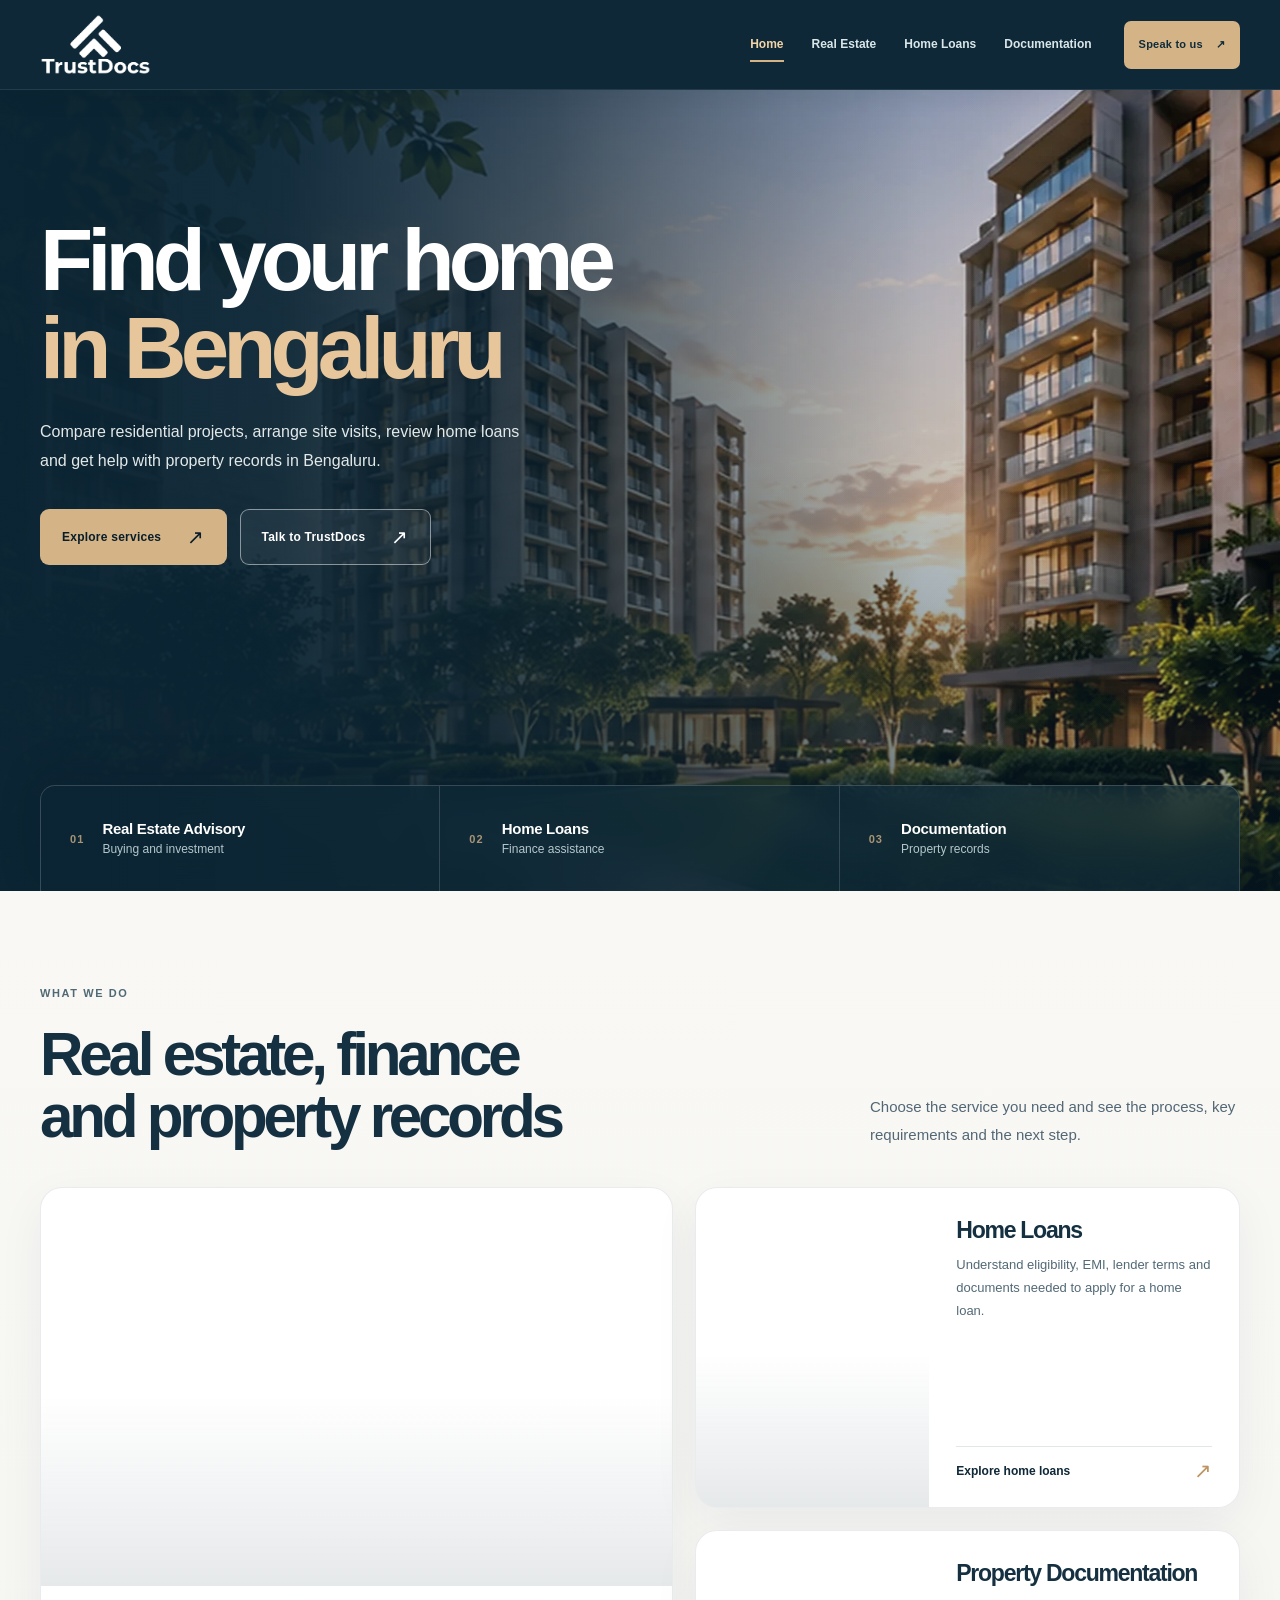
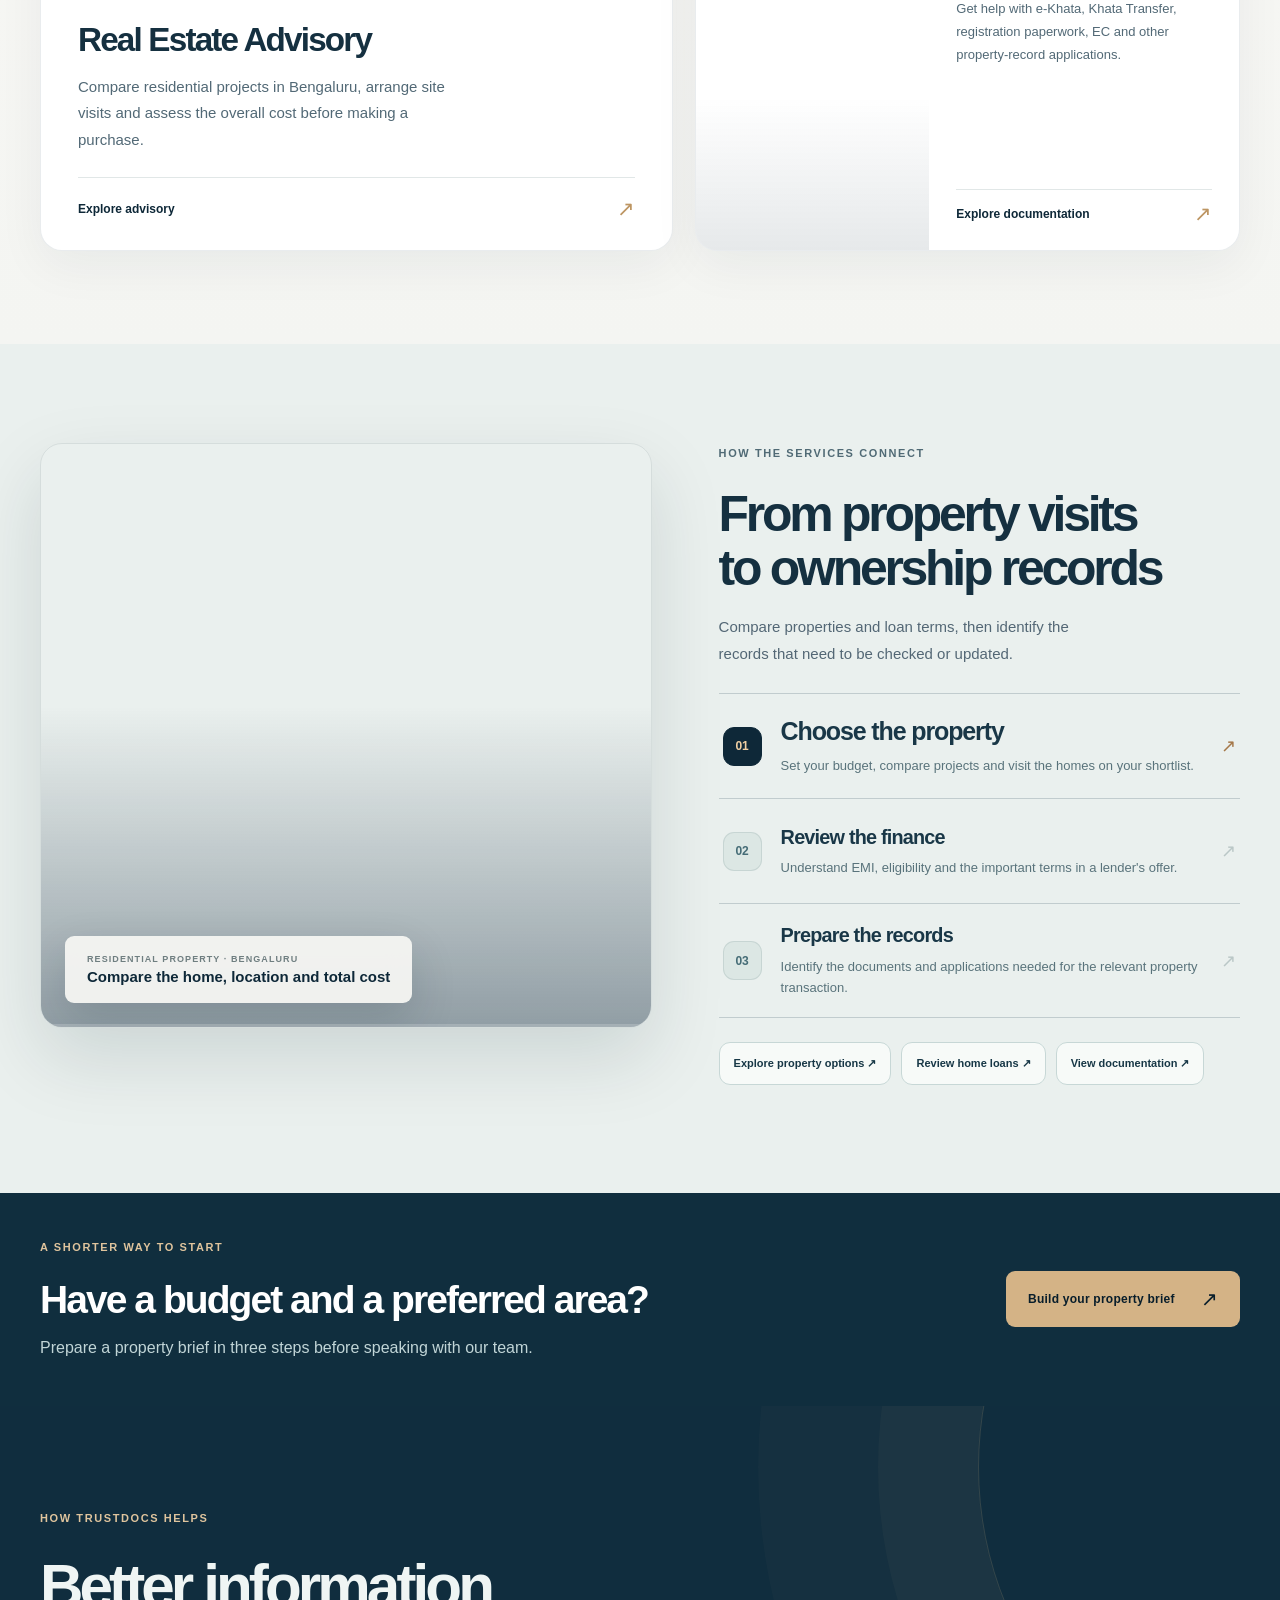
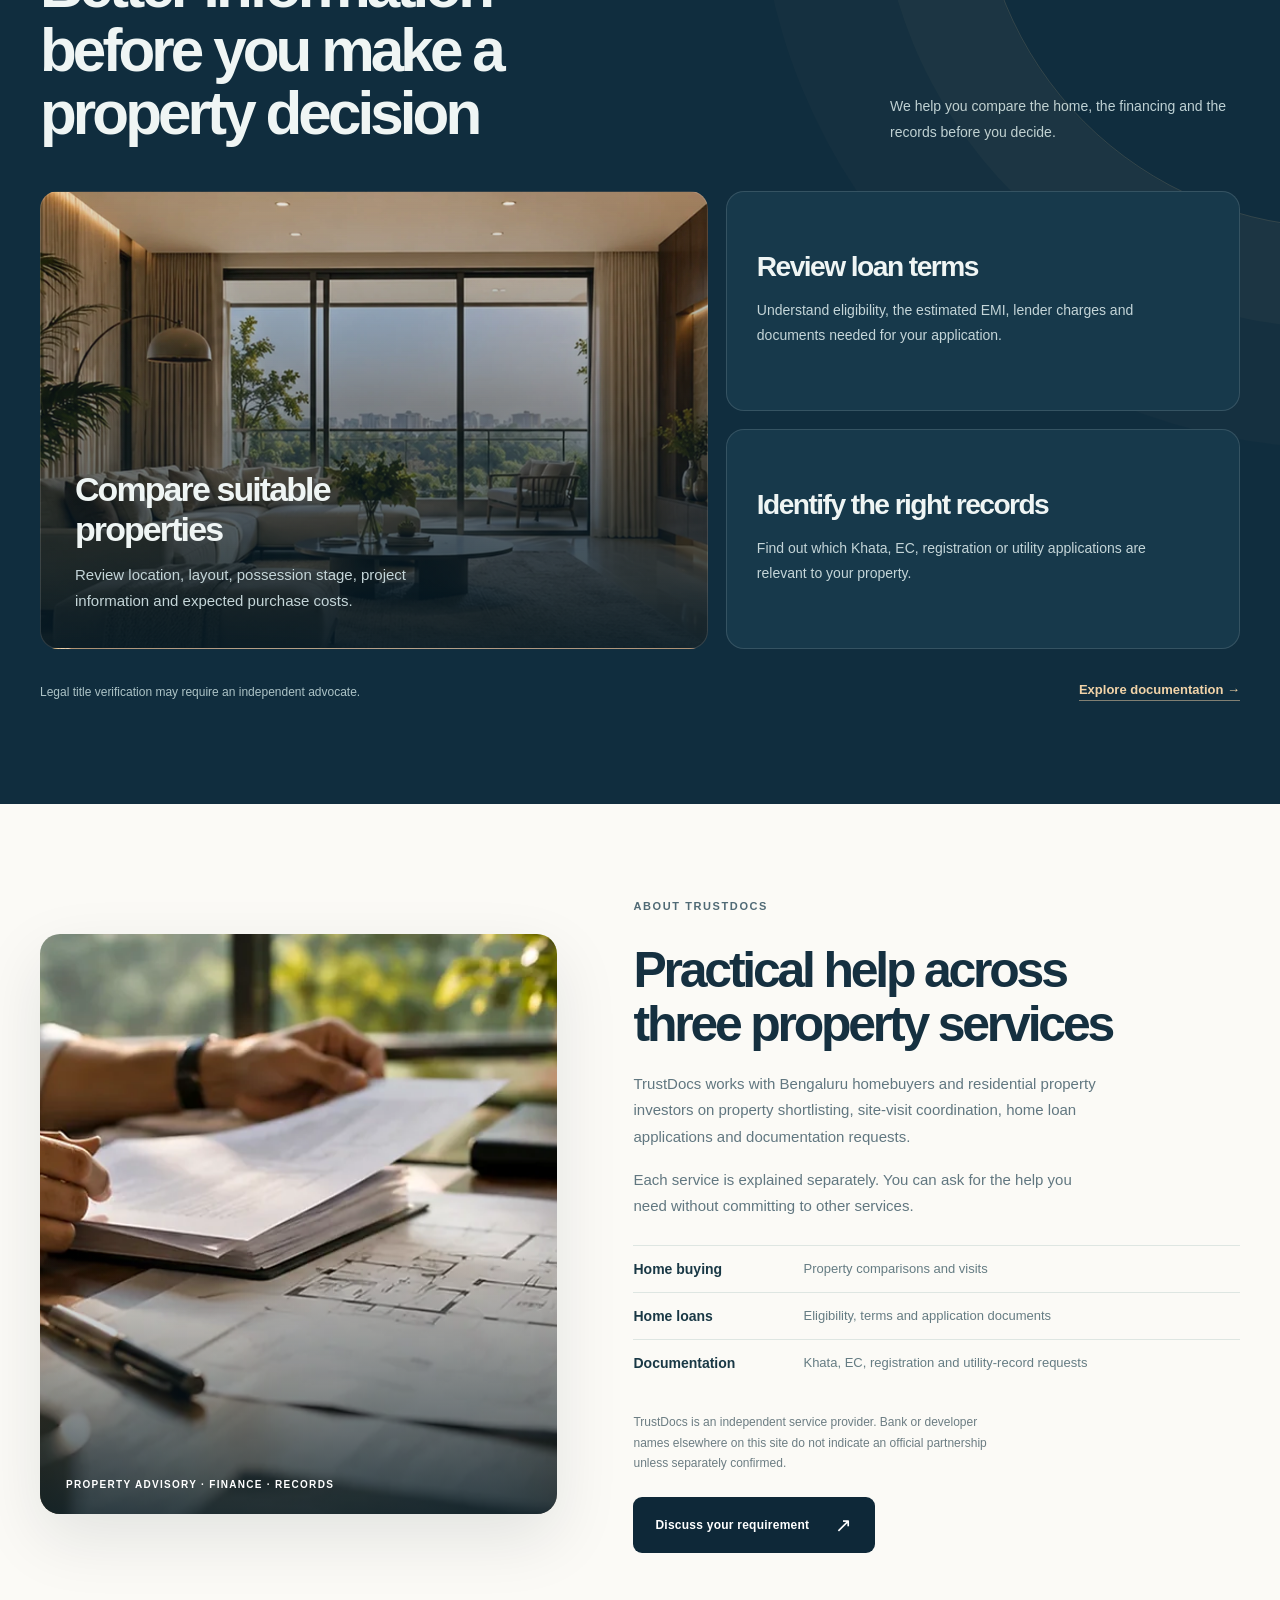
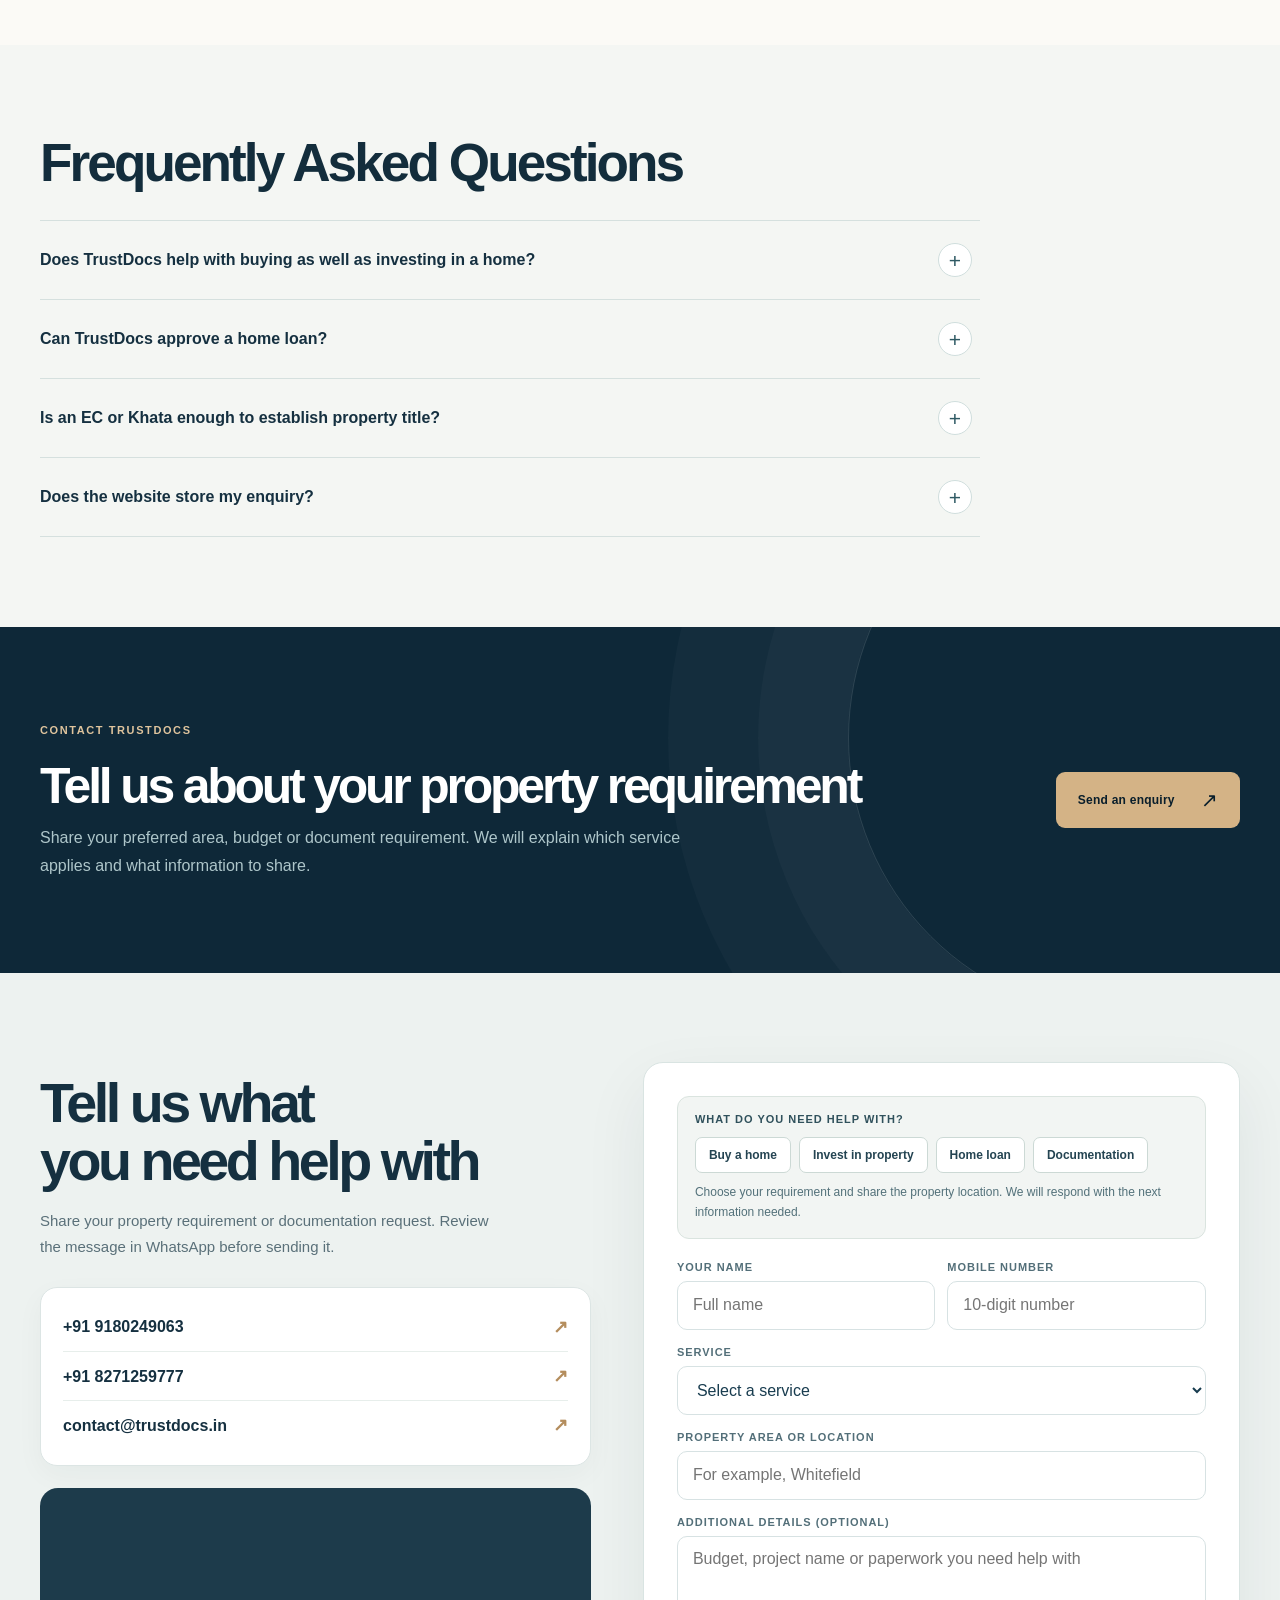
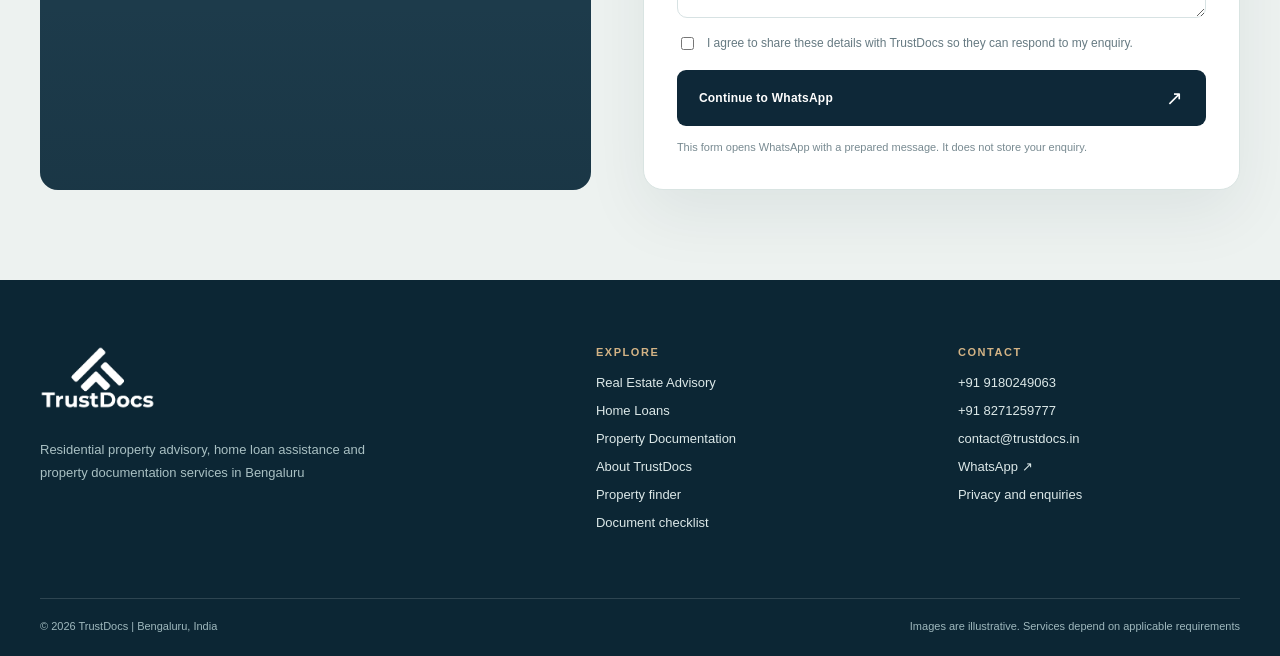
<file: index.html>
<!DOCTYPE html>

<html data-default="home" data-preview="false" lang="en"><head><meta charset="utf-8"/><meta content="width=device-width,initial-scale=1" name="viewport"/><meta content="#0e2838" name="theme-color"/><link href="trustdocs-favicon.png" rel="icon" type="image/png"/><title>TrustDocs | Real Estate Advisory, Home Loans and Documentation in Bengaluru</title><meta content="Explore residential properties in Bengaluru, home loan assistance and property documentation services with TrustDocs." name="description"/><link href="https://www.trustdocs.in/" rel="canonical"/><link href="site.css" rel="stylesheet"/><meta content="website" property="og:type"/><meta content="TrustDocs | Real Estate Advisory, Home Loans and Documentation in Bengaluru" property="og:title"/><meta content="Explore residential properties in Bengaluru, home loan assistance and property documentation services with TrustDocs." property="og:description"/><meta content="https://www.trustdocs.in/og-trustdocs.webp" property="og:image"/><meta content="summary_large_image" name="twitter:card"/><link as="image" href="residences-1920.webp" imagesizes="100vw" imagesrcset="residences-960.webp 960w, residences-1920.webp 1920w, residences-3840.webp 3840w" rel="preload"/><meta content="index,follow,max-image-preview:large" name="robots"/><script type="application/ld+json">{"@context": "https://schema.org", "@type": "FAQPage", "mainEntity": [{"@type": "Question", "name": "Does TrustDocs help with buying as well as investing in a home?", "acceptedAnswer": {"@type": "Answer", "text": "Yes. The Real Estate Advisory service focuses on residential home buying and property investment in Bengaluru. It includes property comparison, project information and site-visit coordination."}}, {"@type": "Question", "name": "Can TrustDocs approve a home loan?", "acceptedAnswer": {"@type": "Answer", "text": "No. A bank or housing finance company decides eligibility, sanction, interest rates and disbursal. TrustDocs can help you understand the application requirements and compare important terms."}}, {"@type": "Question", "name": "Is an EC or Khata enough to establish property title?", "acceptedAnswer": {"@type": "Answer", "text": "No. These records serve different purposes. Ask an independent qualified advocate to conduct legal title verification for the property you are considering."}}, {"@type": "Question", "name": "Does the website store my enquiry?", "acceptedAnswer": {"@type": "Answer", "text": "The form prepares a message for you to review in WhatsApp. This version does not submit form data to a TrustDocs web database. If you send the message, WhatsApp and TrustDocs receive the information you choose to share."}}]}</script><script type="application/ld+json">{"@context": "https://schema.org", "@type": "ProfessionalService", "name": "TrustDocs", "url": "https://www.trustdocs.in/", "telephone": ["+91-9180249063", "+91-8271259777"], "email": "contact@trustdocs.in", "description": "Residential property advisory, home loan application support and property documentation services in Bengaluru", "areaServed": {"@type": "City", "name": "Bengaluru"}, "address": {"@type": "PostalAddress", "addressLocality": "Bengaluru", "addressRegion": "Karnataka", "addressCountry": "IN"}, "hasOfferCatalog": {"@type": "OfferCatalog", "name": "TrustDocs services", "itemListElement": [{"@type": "OfferCatalog", "name": "Real Estate Advisory"}, {"@type": "OfferCatalog", "name": "Home Loan Assistance"}, {"@type": "OfferCatalog", "name": "Property Documentation"}]}}</script></head><body><a class="skip-link" href="#main">Skip to main content</a><div aria-hidden="true" class="progress" id="progress"></div><header class="site-head"><div class="wrap head-inner"><a aria-label="TrustDocs home" class="site-logo" href="index.html"><img alt="TrustDocs logo" decoding="async" height="68" src="trustdocs-logo-white.png" width="111"/></a><nav aria-label="Main navigation" class="nav-links"><a data-page-link="home" href="index.html">Home</a><a data-page-link="real-estate" href="real-estate-advisory.html">Real Estate</a><a data-page-link="loans" href="home-loans.html">Home Loans</a><a data-page-link="documentation" href="documentation.html">Documentation</a></nav><a class="head-cta" href="index.html#contact">Speak to us <span aria-hidden="true">↗</span></a><button aria-controls="mobileNav" aria-expanded="false" aria-label="Toggle navigation" class="hamburger" id="menuToggle" type="button">☰</button></div><nav aria-label="Mobile navigation" class="mobile-nav" id="mobileNav"><a data-page-link="home" href="index.html">Home</a><a data-page-link="real-estate" href="real-estate-advisory.html">Real Estate</a><a data-page-link="loans" href="home-loans.html">Home Loans</a><a data-page-link="documentation" href="documentation.html">Documentation</a><a href="index.html#contact">Contact TrustDocs ↗</a></nav></header><main class="view-page" data-view="home" id="main"><section class="hero v26-hero" id="home"><div class="hero-media"><img alt="Architectural photograph of contemporary residential apartments" class="v26-desktop-hero-photo" decoding="async" fetchpriority="high" height="2160" loading="eager" sizes="(max-width: 760px) 100vw, (max-width: 1200px) 60vw, 100vw" src="residences-1920.webp" srcset="residences-960.webp 960w, residences-1920.webp 1920w, residences-3840.webp 3840w" width="3840"/><img alt="" aria-hidden="true" class="v26-mobile-hero-photo" decoding="async" height="1150" loading="eager" src="residences-mobile.webp" width="900"/><div aria-hidden="true" class="hero-photo-overlay"></div></div><div class="wrap hero-main"><div class="hero-copy"><h1>Find your home<br/><span>in Bengaluru</span></h1><p>Compare residential projects, arrange site visits, review home loans and get help with property records in Bengaluru.</p><div class="hero-btns"><a class="btn gold" href="#services">Explore services <span class="arr">↗</span></a><a class="btn outline" href="#contact">Talk to TrustDocs <span class="arr">↗</span></a></div></div><div aria-hidden="true" class="hero-scroll-note"><span>SCROLL TO EXPLORE</span><i></i></div><div class="hero-facts"><a aria-label="Explore real estate advisory" class="hero-fact" data-preview-photo="residences" data-scene-number="01" data-scene-title="REAL ESTATE" href="real-estate-advisory.html"><b class="fact-num">01</b><div><strong>Real Estate Advisory</strong><span>Buying and investment</span></div></a><a aria-label="Explore home loan assistance" class="hero-fact" data-preview-photo="home-loans" data-scene-number="02" data-scene-title="HOME LOANS" href="home-loans.html"><b class="fact-num">02</b><div><strong>Home Loans</strong><span>Finance assistance</span></div></a><a aria-label="Explore property documentation" class="hero-fact" data-preview-photo="documents" data-scene-number="03" data-scene-title="PROPERTY RECORDS" href="documentation.html"><b class="fact-num">03</b><div><strong>Documentation</strong><span>Property records</span></div></a></div></div></section>
<section class="section-pad v26-services" id="services"><div class="wrap"><div class="section-top reveal"><div><span class="tag dark kicker-line">WHAT WE DO</span><h2 class="heading">Real estate, finance<br/>and property records</h2></div><p>Choose the service you need and see the process, key requirements and the next step.</p></div><div class="service-grid"><a class="service-card reveal service-card--feature" href="real-estate-advisory.html"><div class="service-img"><img alt="Illustrative Real Estate Advisory photograph" class="" decoding="async" height="2160" loading="eager" sizes="(max-width: 760px) 100vw, (max-width: 1200px) 50vw, 45vw" src="residences-1920.webp" srcset="residences-960.webp 960w, residences-1920.webp 1920w, residences-3840.webp 3840w" width="3840"/></div><div class="service-body"><h3>Real Estate Advisory</h3><p>Compare residential projects in Bengaluru, arrange site visits and assess the overall cost before making a purchase.</p><span class="service-link">Explore advisory<b aria-hidden="true">↗</b></span></div></a><a class="service-card reveal service-card--supporting" href="home-loans.html"><div class="service-img"><img alt="Illustrative Home Loans photograph" class="" decoding="async" height="2160" loading="eager" sizes="(max-width: 760px) 100vw, (max-width: 1200px) 50vw, 45vw" src="home-loans-1920.webp" srcset="home-loans-960.webp 960w, home-loans-1920.webp 1920w, home-loans-3840.webp 3840w" width="3840"/></div><div class="service-body"><h3>Home Loans</h3><p>Understand eligibility, EMI, lender terms and documents needed to apply for a home loan.</p><span class="service-link">Explore home loans<b aria-hidden="true">↗</b></span></div></a><a class="service-card reveal service-card--supporting" href="documentation.html"><div class="service-img"><img alt="Illustrative Property Documentation photograph" class="" decoding="async" height="2160" loading="eager" sizes="(max-width: 760px) 100vw, (max-width: 1200px) 50vw, 45vw" src="documents-1920.webp" srcset="documents-960.webp 960w, documents-1920.webp 1920w, documents-3840.webp 3840w" width="3840"/></div><div class="service-body"><h3>Property Documentation</h3><p>Get help with e-Khata, Khata Transfer, registration paperwork, EC and other property-record applications.</p><span class="service-link">Explore documentation<b aria-hidden="true">↗</b></span></div></a></div></div></section>
<section class="journey-section"><div class="wrap journey-grid"><div class="journey-photo reveal" data-scroll-story=""><div aria-hidden="true" class="journey-visual is-active" data-visual-index="0"><img alt="" decoding="async" height="2160" loading="lazy" sizes="(max-width: 760px) 100vw, 50vw" src="interior-1920.webp" srcset="interior-960.webp 960w, interior-1920.webp 1920w, interior-3840.webp 3840w" width="3840"/></div><div aria-hidden="true" class="journey-visual" data-visual-index="1"><img alt="" decoding="async" height="2160" loading="lazy" sizes="(max-width: 760px) 100vw, 50vw" src="home-loans-1920.webp" srcset="home-loans-960.webp 960w, home-loans-1920.webp 1920w, home-loans-3840.webp 3840w" width="3840"/></div><div aria-hidden="true" class="journey-visual" data-visual-index="2"><img alt="" decoding="async" height="2160" loading="lazy" sizes="(max-width: 760px) 100vw, 50vw" src="documents-1920.webp" srcset="documents-960.webp 960w, documents-1920.webp 1920w, documents-3840.webp 3840w" width="3840"/></div><div class="photo-label"><small>RESIDENTIAL PROPERTY · BENGALURU</small><strong>Compare the home, location and total cost</strong></div><div aria-hidden="true" class="journey-progress-track"><span class="journey-progress-fill"></span></div></div><div class="reveal"><span class="tag dark kicker-line">HOW THE SERVICES CONNECT</span><h2 class="heading sm">From property visits<br/>to ownership records</h2><p class="lead">Compare properties and loan terms, then identify the records that need to be checked or updated.</p><div class="journey-list"><div aria-label="Show property selection" class="journey-step" data-step-index="0" role="button" tabindex="0"><span class="num">01</span><div><h3>Choose the property</h3><p>Set your budget, compare projects and visit the homes on your shortlist.</p></div><span aria-hidden="true" class="journey-arrow">↗</span></div><div aria-label="Show home finance" class="journey-step" data-step-index="1" role="button" tabindex="0"><span class="num">02</span><div><h3>Review the finance</h3><p>Understand EMI, eligibility and the important terms in a lender's offer.</p></div><span aria-hidden="true" class="journey-arrow">↗</span></div><div aria-label="Show documentation" class="journey-step" data-step-index="2" role="button" tabindex="0"><span class="num">03</span><div><h3>Prepare the records</h3><p>Identify the documents and applications needed for the relevant property transaction.</p></div><span aria-hidden="true" class="journey-arrow">↗</span></div><div class="journey-actions"><a href="real-estate-advisory.html">Explore property options ↗</a><a href="home-loans.html">Review home loans ↗</a><a href="documentation.html">View documentation ↗</a></div></div></div></div></section><section aria-label="Property finder" class="finder-teaser"><div class="wrap finder-teaser-inner"><div><span class="tag light kicker-line">A SHORTER WAY TO START</span><h2>Have a budget and a preferred area?</h2><p>Prepare a property brief in three steps before speaking with our team.</p></div><a class="btn gold" href="real-estate-advisory.html#property-finder">Build your property brief <span class="arr">↗</span></a></div></section><section class="method-section v26-method" id="how-we-work"><div class="wrap"><div class="method-head"><div><span class="tag light kicker-line">HOW TRUSTDOCS HELPS</span><h2>Better information before you make a property decision</h2></div><p>We help you compare the home, the financing and the records before you decide.</p></div><div class="method-cards"><article class="method-card"><span class="method-num">01</span><h3>Compare suitable properties</h3><p>Review location, layout, possession stage, project information and expected purchase costs.</p></article><article class="method-card"><span class="method-num">02</span><h3>Review loan terms</h3><p>Understand eligibility, the estimated EMI, lender charges and documents needed for your application.</p></article><article class="method-card"><span class="method-num">03</span><h3>Identify the right records</h3><p>Find out which Khata, EC, registration or utility applications are relevant to your property.</p></article></div><div class="method-foot"><span>Legal title verification may require an independent advocate.</span><a href="documentation.html">Explore documentation →</a></div></div></section>
<section aria-labelledby="aboutHeading" class="about-section section-pad" id="about"><div class="wrap about-layout">
<div class="about-visual"><img alt="Illustrative property paperwork, architectural drawings and documents" decoding="async" height="540" loading="lazy" sizes="(max-width:820px) 100vw, 45vw" src="documents-960.webp" srcset="documents-960.webp 960w, documents-1920.webp 1920w" width="960"/><span>PROPERTY ADVISORY · FINANCE · RECORDS</span></div>
<div class="about-copy"><span class="tag dark kicker-line">ABOUT TRUSTDOCS</span><h2 class="heading sm" id="aboutHeading">Practical help across three property services</h2><p>TrustDocs works with Bengaluru homebuyers and residential property investors on property shortlisting, site-visit coordination, home loan applications and documentation requests.</p><p>Each service is explained separately. You can ask for the help you need without committing to other services.</p><div class="about-facts"><div><strong>Home buying</strong><span>Property comparisons and visits</span></div><div><strong>Home loans</strong><span>Eligibility, terms and application documents</span></div><div><strong>Documentation</strong><span>Khata, EC, registration and utility-record requests</span></div></div><p class="about-note">TrustDocs is an independent service provider. Bank or developer names elsewhere on this site do not indicate an official partnership unless separately confirmed.</p><a class="btn dark" href="index.html#contact">Discuss your requirement <span class="arr">↗</span></a></div>
</div></section>
<section class="faq-section section-pad" id="faqs"><div class="wrap"><h2 class="heading sm faq-title">Frequently Asked Questions</h2><div class="faq">
<details><summary>Does TrustDocs help with buying as well as investing in a home?</summary><p>Yes. The Real Estate Advisory service focuses on residential home buying and property investment in Bengaluru. It includes property comparison, project information and site-visit coordination.</p></details>
<details><summary>Can TrustDocs approve a home loan?</summary><p>No. A bank or housing finance company decides eligibility, sanction, interest rates and disbursal. TrustDocs can help you understand the application requirements and compare important terms.</p></details>
<details><summary>Is an EC or Khata enough to establish property title?</summary><p>No. These records serve different purposes. Ask an independent qualified advocate to conduct legal title verification for the property you are considering.</p></details>
<details><summary>Does the website store my enquiry?</summary><p>The form prepares a message for you to review in WhatsApp. This version does not submit form data to a TrustDocs web database. If you send the message, WhatsApp and TrustDocs receive the information you choose to share.</p></details>
</div></div></section>
<section class="cta-section"><div class="wrap cta-inner"><div><span class="tag light kicker-line">CONTACT TRUSTDOCS</span><h2 class="heading sm">Tell us about your property requirement</h2><p>Share your preferred area, budget or document requirement. We will explain which service applies and what information to share.</p></div><a class="btn gold" href="#contact">Send an enquiry<span class="arr">↗</span></a></div></section>
<section class="contact-section" id="contact"><div class="wrap contact-grid"><div class="contact-left reveal">
<h2 class="heading">Tell us what<br/>you need help with</h2>
<p>Share your property requirement or documentation request. Review the message in WhatsApp before sending it.</p>
<div class="contact-contacts"><div class="contact-list">
<a href="tel:+919180249063"><span>+91 9180249063</span><span class="contact-arrow" aria-hidden="true">↗</span></a>
<a href="tel:+918271259777"><span>+91 8271259777</span><span class="contact-arrow" aria-hidden="true">↗</span></a>
<a href="mailto:contact@trustdocs.in"><span>contact@trustdocs.in</span><span class="contact-arrow" aria-hidden="true">↗</span></a>
</div></div>
<div class="contact-visual" aria-hidden="true"><picture><source media="(max-width: 820px)" srcset="interior-960.webp"/><img src="interior-1920.webp" loading="lazy" decoding="async" alt="" width="960" height="540"/></picture></div>
</div><form class="contact-form reveal" id="enquiryForm"><div class="quick-intake"><strong>WHAT DO YOU NEED HELP WITH?</strong><div aria-label="Choose your requirement" class="quick-options" role="group"><button aria-pressed="false" data-quick-service="Buying a Home" type="button">Buy a home</button><button aria-pressed="false" data-quick-service="Property Investment" type="button">Invest in property</button><button aria-pressed="false" data-quick-service="Home Loan Assistance" type="button">Home loan</button><button aria-pressed="false" data-quick-service="Other Property Assistance" type="button">Documentation</button></div><p class="quick-context" id="quickContext">Choose your requirement and share the property location.</p></div><div class="row"><label class="field"><span>YOUR NAME</span><input autocomplete="name" maxlength="90" name="name" placeholder="Full name" required="" type="text"/></label><label class="field"><span>MOBILE NUMBER</span><input autocomplete="tel" inputmode="numeric" name="phone" placeholder="10-digit number" required="" type="tel"/></label></div><label class="field"><span>SERVICE</span><select id="enquiryService" name="service" required=""><option disabled="" selected="" value="">Select a service</option><option>Buying a Home</option><option>Property Investment</option><option>Home Loan Assistance</option><option>e-Khata</option><option>Khata Transfer</option><option>New Khata</option><option>BESCOM Name Change</option><option>Property Tax Name Change</option><option>Family Tree Certificate</option><option>Property Registration</option><option>MODT Removal</option><option>Encumbrance Certificate (EC)</option><option>Other Property Assistance</option></select></label><label class="field"><span>PROPERTY AREA OR LOCATION</span><input maxlength="120" name="location" placeholder="For example, Whitefield" required="" type="text"/></label><label class="field"><span>ADDITIONAL DETAILS (OPTIONAL)</span><textarea maxlength="700" name="details" placeholder="Budget, project name or paperwork you need help with" rows="3"></textarea></label><label class="form-consent"><input required="" type="checkbox"/><span>I agree to share these details with TrustDocs so they can respond to my enquiry.</span></label><button class="btn dark" style="width:100%" type="submit">Continue to WhatsApp <span class="arr">↗</span></button><div class="form-error" id="formError" role="alert"></div><p class="form-note">This form opens WhatsApp with a prepared message. It does not store your enquiry.</p></form></div></section></main><footer class="footer"><div class="wrap"><div class="footer-cols"><div class="footer-brand"><a class="site-logo" href="index.html"><img alt="TrustDocs logo" decoding="async" src="trustdocs-logo-white.png"/></a><p>Residential property advisory, home loan assistance and property documentation services in Bengaluru</p></div><div><h4>Explore</h4><a class="link" href="real-estate-advisory.html">Real Estate Advisory</a><a class="link" href="home-loans.html">Home Loans</a><a class="link" href="documentation.html">Property Documentation</a><a class="link" href="index.html#about">About TrustDocs</a><a class="link" href="real-estate-advisory.html#property-finder">Property finder</a><a class="link" href="documentation.html#checklist-assistant">Document checklist</a></div><div><h4>Contact</h4><a class="link" href="tel:+919180249063">+91 9180249063</a><a class="link" href="tel:+918271259777">+91 8271259777</a><a class="link" href="mailto:contact@trustdocs.in">contact@trustdocs.in</a><a class="link" href="https://wa.me/919180249063" rel="noopener noreferrer" target="_blank">WhatsApp ↗</a><a class="link" href="privacy.html">Privacy and enquiries</a></div></div><div class="footer-bottom"><span>© 2026 TrustDocs | Bengaluru, India</span><span>Images are illustrative. Services depend on applicable requirements</span></div></div></footer><dialog aria-label="Documentation service details" id="serviceModal"><button aria-label="Close details" class="close" data-close-modal="" type="button">×</button><span class="tag dark">PROPERTY DOCUMENTATION</span><h2 data-modal-title=""></h2><p data-modal-sub="" style="font-weight:700"></p><p data-modal-description=""></p><h3 style="margin-top:27px">Commonly requested documents</h3><ul data-modal-docs=""></ul><p style="font-size:11px">Requirements depend on the property and authority. Government fees, timelines and approvals are not guaranteed.</p><a class="btn dark" data-modal-enquire="" href="index.html#contact">Enquire about this service <span class="arr">↗</span></a></dialog><script defer="" src="site.js"></script><a class="mobile-enquire" href="index.html#contact">Send an enquiry ↗</a></body></html>
</file>
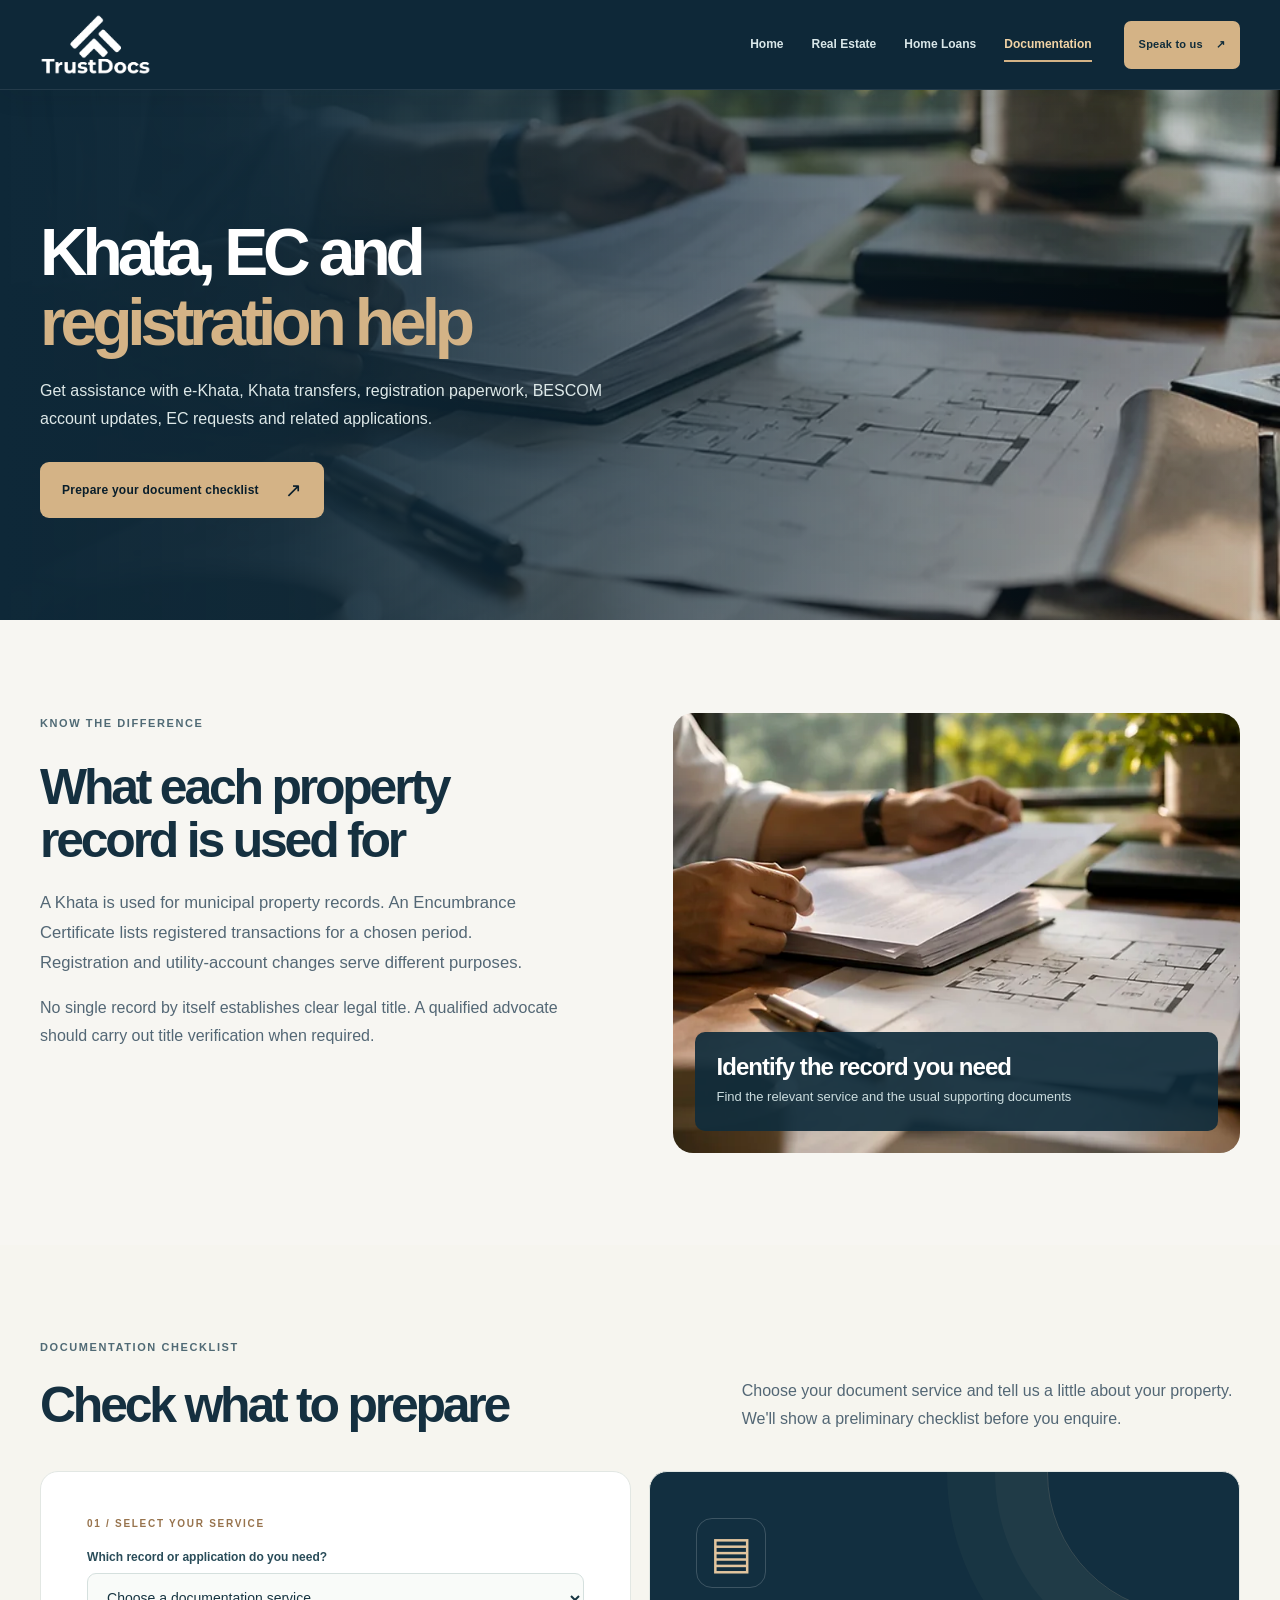
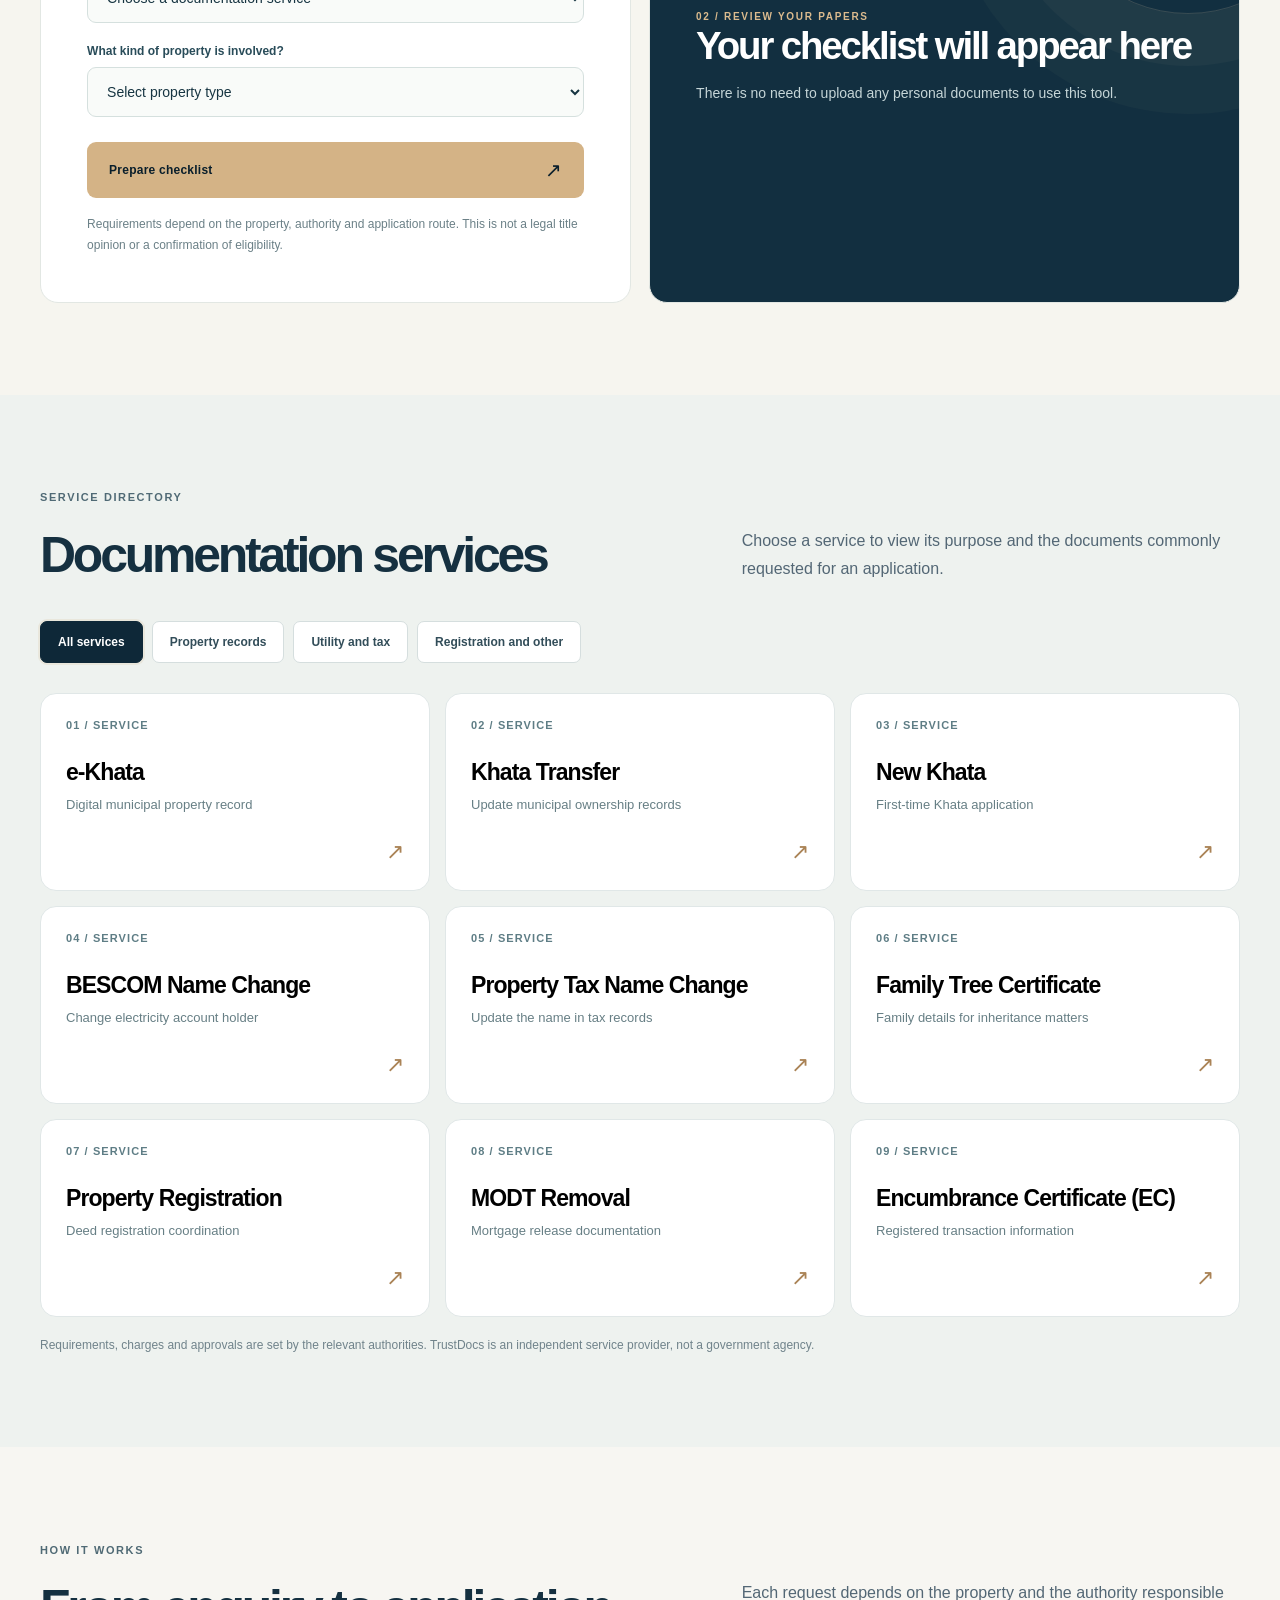
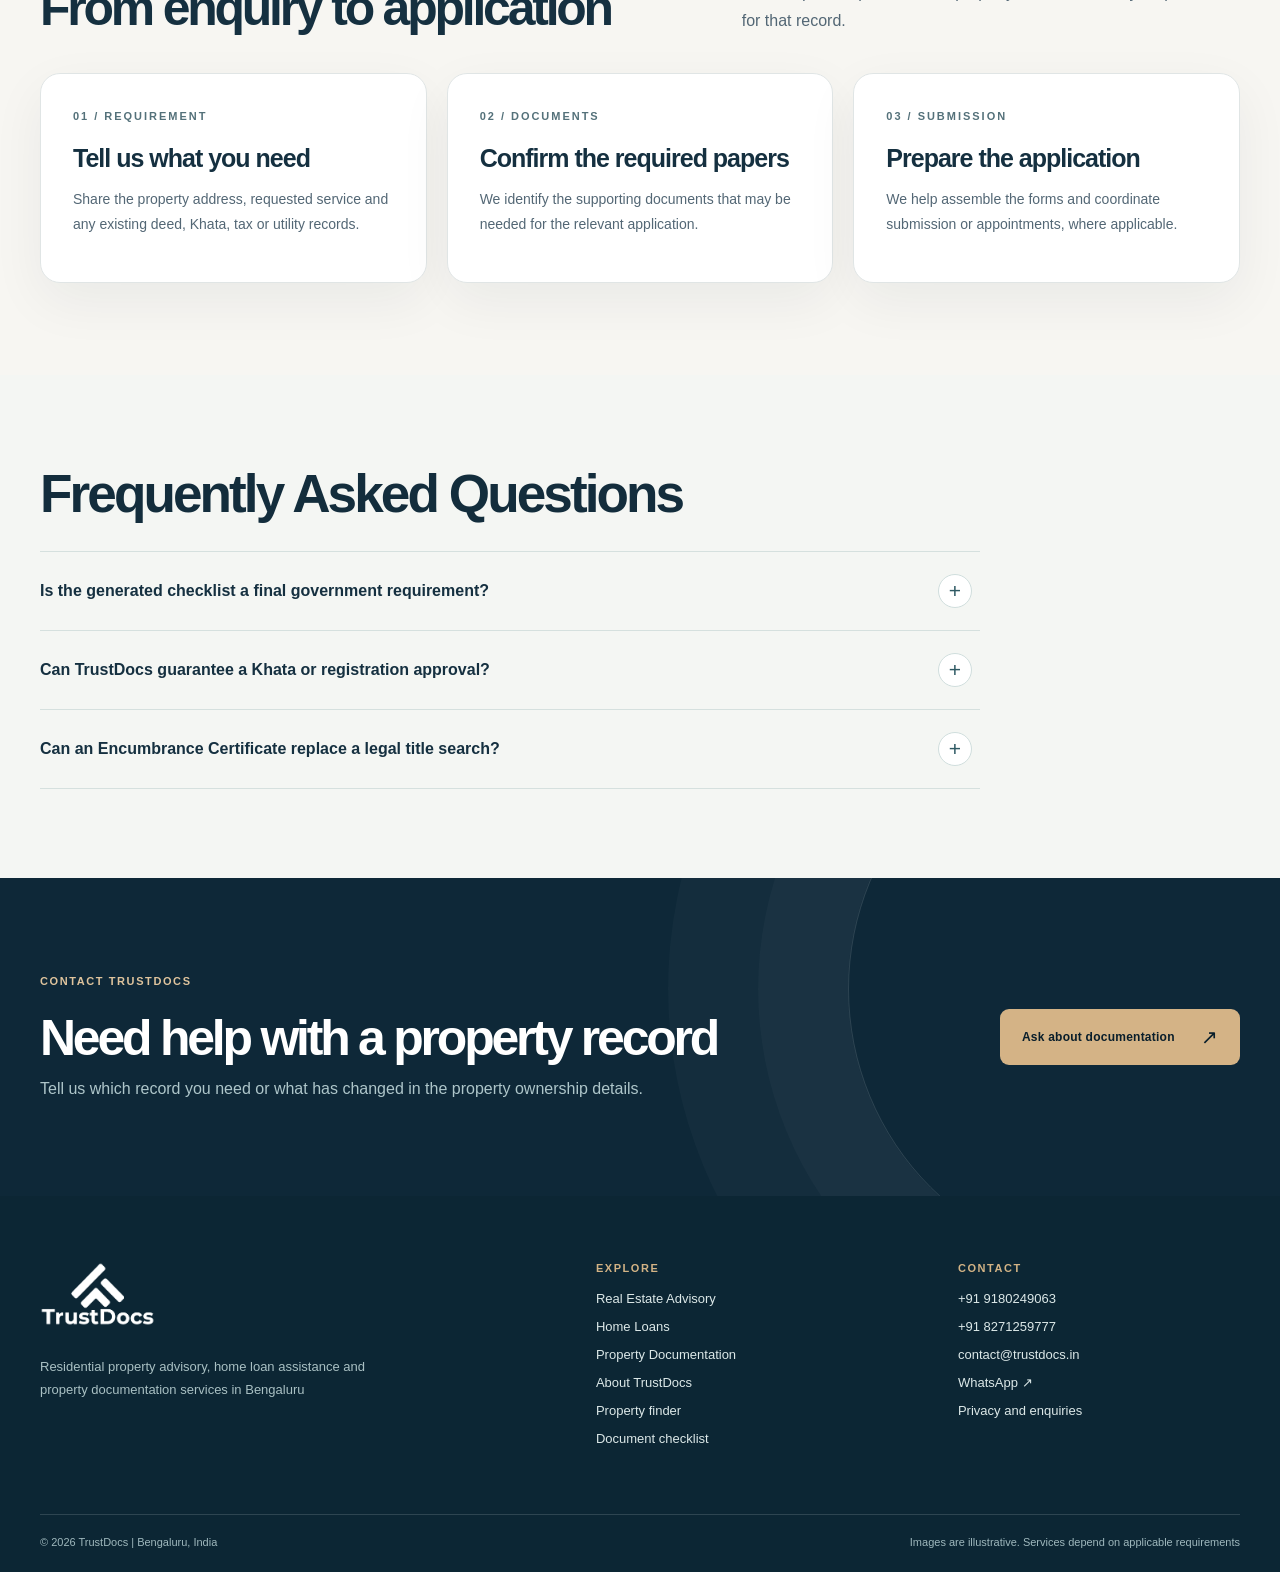
<file: documentation.html>
<!DOCTYPE html>

<html data-default="documentation" data-preview="false" lang="en"><head><meta charset="utf-8"/><meta content="width=device-width,initial-scale=1" name="viewport"/><meta content="#0e2838" name="theme-color"/><link href="trustdocs-favicon.png" rel="icon" type="image/png"/><title>Property Documentation Services in Bengaluru | TrustDocs</title><meta content="Get help with e-Khata, Khata Transfer, New Khata, BESCOM name change, registration, MODT removal and Encumbrance Certificate applications in Bengaluru." name="description"/><link href="https://www.trustdocs.in/documentation.html" rel="canonical"/><link href="site.css" rel="stylesheet"/><meta content="website" property="og:type"/><meta content="Property Documentation Services in Bengaluru | TrustDocs" property="og:title"/><meta content="Get help with e-Khata, Khata Transfer, New Khata, BESCOM name change, registration, MODT removal and Encumbrance Certificate applications in Bengaluru." property="og:description"/><meta content="https://www.trustdocs.in/og-trustdocs.webp" property="og:image"/><meta content="summary_large_image" name="twitter:card"/><meta content="index,follow,max-image-preview:large" name="robots"/><script type="application/ld+json">{"@context": "https://schema.org", "@type": "FAQPage", "mainEntity": [{"@type": "Question", "name": "Is the generated checklist a final government requirement?", "acceptedAnswer": {"@type": "Answer", "text": "No. The list is a preliminary guide based on the service and situation you choose. The competent authority can require additional papers or a different procedure."}}, {"@type": "Question", "name": "Can TrustDocs guarantee a Khata or registration approval?", "acceptedAnswer": {"@type": "Answer", "text": "No. The relevant government office determines requirements, processing times, applicable fees and approval. TrustDocs can help prepare and coordinate the application."}}, {"@type": "Question", "name": "Can an Encumbrance Certificate replace a legal title search?", "acceptedAnswer": {"@type": "Answer", "text": "No. An EC reflects registered transactions for the period requested. A full title review requires an independent qualified advocate."}}]}</script><script type="application/ld+json">{"@context": "https://schema.org", "@type": "Service", "name": "Property Documentation Assistance", "provider": {"@type": "Organization", "name": "TrustDocs", "url": "https://www.trustdocs.in/"}, "areaServed": {"@type": "City", "name": "Bengaluru"}}</script></head><body><a class="skip-link" href="#main">Skip to main content</a><div aria-hidden="true" class="progress" id="progress"></div><header class="site-head"><div class="wrap head-inner"><a aria-label="TrustDocs home" class="site-logo" href="index.html"><img alt="TrustDocs logo" decoding="async" height="68" src="trustdocs-logo-white.png" width="111"/></a><nav aria-label="Main navigation" class="nav-links"><a data-page-link="home" href="index.html">Home</a><a data-page-link="real-estate" href="real-estate-advisory.html">Real Estate</a><a data-page-link="loans" href="home-loans.html">Home Loans</a><a data-page-link="documentation" href="documentation.html">Documentation</a></nav><a class="head-cta" href="index.html#contact">Speak to us <span aria-hidden="true">↗</span></a><button aria-controls="mobileNav" aria-expanded="false" aria-label="Toggle navigation" class="hamburger" id="menuToggle" type="button">☰</button></div><nav aria-label="Mobile navigation" class="mobile-nav" id="mobileNav"><a data-page-link="home" href="index.html">Home</a><a data-page-link="real-estate" href="real-estate-advisory.html">Real Estate</a><a data-page-link="loans" href="home-loans.html">Home Loans</a><a data-page-link="documentation" href="documentation.html">Documentation</a><a href="index.html#contact">Contact TrustDocs ↗</a></nav></header><main class="view-page" data-view="documentation" id="main"><section class="subhero"><div class="sub-media"><img alt="PROPERTY DOCUMENTATION illustrative photography" class="v26-desktop-hero-photo" decoding="async" fetchpriority="high" height="2160" loading="eager" sizes="(max-width: 760px) 100vw, (max-width: 1200px) 50vw, 45vw" src="documents-1920.webp" srcset="documents-960.webp 960w, documents-1920.webp 1920w, documents-3840.webp 3840w" width="3840"/><img alt="" aria-hidden="true" class="v26-mobile-hero-photo" decoding="async" height="1150" loading="eager" src="documents-mobile.webp" width="900"/></div><div class="wrap subhero-content"><h1 class="heading xl">Khata, EC and<br/><span class="accent">registration help</span></h1><p>Get assistance with e-Khata, Khata transfers, registration paperwork, BESCOM account updates, EC requests and related applications.</p><div><a class="btn gold" href="#checklist-assistant">Prepare your document checklist <span class="arr">↗</span></a></div></div></section>
<section class="section-pad"><div class="wrap detail-grid"><div class="reveal"><span class="tag dark kicker-line">KNOW THE DIFFERENCE</span><h2 class="heading sm">What each property record is used for</h2><p class="lead">A Khata is used for municipal property records. An Encumbrance Certificate lists registered transactions for a chosen period. Registration and utility-account changes serve different purposes.</p><p class="muted">No single record by itself establishes clear legal title. A qualified advocate should carry out title verification when required.</p></div><div class="large-photo reveal"><img alt="Illustrative review of property documents and floor plans" class="" decoding="async" height="2160" loading="lazy" sizes="(max-width: 760px) 100vw, (max-width: 1200px) 50vw, 45vw" src="documents-1920.webp" srcset="documents-960.webp 960w, documents-1920.webp 1920w, documents-3840.webp 3840w" width="3840"/><div class="photo-overlay"><strong>Identify the record you need</strong><p>Find the relevant service and the usual supporting documents</p></div></div></div></section>
<section aria-labelledby="doc-assistant-heading" class="doc-assistant section-pad" id="checklist-assistant">
<div class="wrap">
<div class="section-top"><div><span class="tag dark kicker-line">DOCUMENTATION CHECKLIST</span><h2 class="heading sm" id="doc-assistant-heading">Check what to prepare</h2></div><p>Choose your document service and tell us a little about your property. We'll show a preliminary checklist before you enquire.</p></div>
<div class="doc-assistant-layout" id="documentAssistant">
<form class="doc-assistant-form" id="docAssistantForm">
<div class="assistant-overline">01 / SELECT YOUR SERVICE</div>
<label class="tool-label" for="docService">Which record or application do you need?</label>
<select id="docService" name="service" required=""><option value="">Choose a documentation service</option><option>e-Khata</option><option>Khata Transfer</option><option>New Khata</option><option>BESCOM Name Change</option><option>Property Tax Name Change</option><option>Family Tree Certificate</option><option>Property Registration</option><option>MODT Removal</option><option>Encumbrance Certificate (EC)</option></select>
<label class="tool-label" for="docPropertyType">What kind of property is involved?</label>
<select id="docPropertyType" name="propertyType" required=""><option value="">Select property type</option><option>Apartment / flat</option><option>Independent house</option><option>Plot / land</option><option>Not sure / not applicable</option></select>
<div hidden="" id="docSituationWrap"><label class="tool-label" for="docSituation" id="docSituationLabel">Additional detail</label><select id="docSituation" name="situation"></select></div>
<button class="btn gold assistant-generate" type="submit">Prepare checklist <span class="arr">↗</span></button>
<div class="assistant-disclaimer">Requirements depend on the property, authority and application route. This is not a legal title opinion or a confirmation of eligibility.</div>
</form>
<div aria-live="polite" class="doc-assistant-preview">
<div id="docAssistantEmpty"><span aria-hidden="true" class="assistant-graphic">▤</span><span class="assistant-overline">02 / REVIEW YOUR PAPERS</span><h3>Your checklist will appear here</h3><p>There is no need to upload any personal documents to use this tool.</p></div>
<div hidden="" id="docAssistantResult"><div class="assistant-overline">PRELIMINARY CHECKLIST</div><h3 id="docChecklistTitle"></h3><p id="docChecklistIntro"></p><ul class="assistant-checklist" id="docChecklist"></ul><p class="assistant-warning">The final list may change after a document review. Government approval, fees and timing are determined by the relevant authority.</p><div class="assistant-actions"><button class="btn line" id="docCopy" type="button">Copy checklist</button><button class="btn dark" id="docEnquire" type="button">Enquire about this service <span class="arr">↗</span></button></div><div class="assistant-note" id="docActionStatus" role="status"></div></div>
</div>
</div>
</div>
</section><section class="section-pad" id="directory" style="background:#eef2ef"><div class="wrap"><div class="section-top"><div><span class="tag dark kicker-line">SERVICE DIRECTORY</span><h2 class="heading sm">Documentation services</h2></div><p>Choose a service to view its purpose and the documents commonly requested for an application.</p></div><div aria-label="Filter documentation services" class="filter-row" role="group"><button class="active" data-filter="all" type="button">All services</button><button data-filter="records" type="button">Property records</button><button data-filter="utilities" type="button">Utility and tax</button><button data-filter="other" type="button">Registration and other</button></div><div class="doc-grid"><button class="doc-card reveal" data-category="records" data-service="e-Khata" type="button"><span class="doc-index">01 / SERVICE</span><strong>e-Khata</strong><span class="doc-desc">Digital municipal property record</span><span aria-hidden="true" class="doc-arrow">↗</span></button><button class="doc-card reveal" data-category="records" data-service="Khata Transfer" type="button"><span class="doc-index">02 / SERVICE</span><strong>Khata Transfer</strong><span class="doc-desc">Update municipal ownership records</span><span aria-hidden="true" class="doc-arrow">↗</span></button><button class="doc-card reveal" data-category="records" data-service="New Khata" type="button"><span class="doc-index">03 / SERVICE</span><strong>New Khata</strong><span class="doc-desc">First-time Khata application</span><span aria-hidden="true" class="doc-arrow">↗</span></button><button class="doc-card reveal" data-category="utilities" data-service="BESCOM Name Change" type="button"><span class="doc-index">04 / SERVICE</span><strong>BESCOM Name Change</strong><span class="doc-desc">Change electricity account holder</span><span aria-hidden="true" class="doc-arrow">↗</span></button><button class="doc-card reveal" data-category="utilities" data-service="Property Tax Name Change" type="button"><span class="doc-index">05 / SERVICE</span><strong>Property Tax Name Change</strong><span class="doc-desc">Update the name in tax records</span><span aria-hidden="true" class="doc-arrow">↗</span></button><button class="doc-card reveal" data-category="other" data-service="Family Tree Certificate" type="button"><span class="doc-index">06 / SERVICE</span><strong>Family Tree Certificate</strong><span class="doc-desc">Family details for inheritance matters</span><span aria-hidden="true" class="doc-arrow">↗</span></button><button class="doc-card reveal" data-category="other" data-service="Property Registration" type="button"><span class="doc-index">07 / SERVICE</span><strong>Property Registration</strong><span class="doc-desc">Deed registration coordination</span><span aria-hidden="true" class="doc-arrow">↗</span></button><button class="doc-card reveal" data-category="other" data-service="MODT Removal" type="button"><span class="doc-index">08 / SERVICE</span><strong>MODT Removal</strong><span class="doc-desc">Mortgage release documentation</span><span aria-hidden="true" class="doc-arrow">↗</span></button><button class="doc-card reveal" data-category="records" data-service="Encumbrance Certificate (EC)" type="button"><span class="doc-index">09 / SERVICE</span><strong>Encumbrance Certificate (EC)</strong><span class="doc-desc">Registered transaction information</span><span aria-hidden="true" class="doc-arrow">↗</span></button></div><p class="bank-disclaimer">Requirements, charges and approvals are set by the relevant authorities. TrustDocs is an independent service provider, not a government agency.</p></div></section>
<section class="section-pad"><div class="wrap"><div class="section-top"><div><span class="tag dark kicker-line">HOW IT WORKS</span><h2 class="heading sm">From enquiry to application</h2></div><p>Each request depends on the property and the authority responsible for that record.</p></div><div class="service-grid"><div class="panel"><span class="tag dark">01 / REQUIREMENT</span><h3 style="margin-top:20px">Tell us what you need</h3><p>Share the property address, requested service and any existing deed, Khata, tax or utility records.</p></div><div class="panel"><span class="tag dark">02 / DOCUMENTS</span><h3 style="margin-top:20px">Confirm the required papers</h3><p>We identify the supporting documents that may be needed for the relevant application.</p></div><div class="panel"><span class="tag dark">03 / SUBMISSION</span><h3 style="margin-top:20px">Prepare the application</h3><p>We help assemble the forms and coordinate submission or appointments, where applicable.</p></div></div></div></section><section class="faq-section section-pad" id="doc-faq"><div class="wrap"><h2 class="heading sm faq-title">Frequently Asked Questions</h2><div class="faq"><details><summary>Is the generated checklist a final government requirement?</summary><p>No. The list is a preliminary guide based on the service and situation you choose. The competent authority can require additional papers or a different procedure.</p></details><details><summary>Can TrustDocs guarantee a Khata or registration approval?</summary><p>No. The relevant government office determines requirements, processing times, applicable fees and approval. TrustDocs can help prepare and coordinate the application.</p></details><details><summary>Can an Encumbrance Certificate replace a legal title search?</summary><p>No. An EC reflects registered transactions for the period requested. A full title review requires an independent qualified advocate.</p></details></div></div></section><section class="cta-section"><div class="wrap cta-inner"><div><span class="tag light kicker-line">CONTACT TRUSTDOCS</span><h2 class="heading sm">Need help with a property record</h2><p>Tell us which record you need or what has changed in the property ownership details.</p></div><a class="btn gold" href="index.html?service=Other%20Property%20Assistance#contact">Ask about documentation<span class="arr">↗</span></a></div></section></main><footer class="footer"><div class="wrap"><div class="footer-cols"><div class="footer-brand"><a class="site-logo" href="index.html"><img alt="TrustDocs logo" decoding="async" src="trustdocs-logo-white.png"/></a><p>Residential property advisory, home loan assistance and property documentation services in Bengaluru</p></div><div><h4>Explore</h4><a class="link" href="real-estate-advisory.html">Real Estate Advisory</a><a class="link" href="home-loans.html">Home Loans</a><a class="link" href="documentation.html">Property Documentation</a><a class="link" href="index.html#about">About TrustDocs</a><a class="link" href="real-estate-advisory.html#property-finder">Property finder</a><a class="link" href="documentation.html#checklist-assistant">Document checklist</a></div><div><h4>Contact</h4><a class="link" href="tel:+919180249063">+91 9180249063</a><a class="link" href="tel:+918271259777">+91 8271259777</a><a class="link" href="mailto:contact@trustdocs.in">contact@trustdocs.in</a><a class="link" href="https://wa.me/919180249063" rel="noopener noreferrer" target="_blank">WhatsApp ↗</a><a class="link" href="privacy.html">Privacy and enquiries</a></div></div><div class="footer-bottom"><span>© 2026 TrustDocs | Bengaluru, India</span><span>Images are illustrative. Services depend on applicable requirements</span></div></div></footer><dialog aria-label="Documentation service details" id="serviceModal"><button aria-label="Close details" class="close" data-close-modal="" type="button">×</button><span class="tag dark">PROPERTY DOCUMENTATION</span><h2 data-modal-title=""></h2><p data-modal-sub="" style="font-weight:700"></p><p data-modal-description=""></p><h3 style="margin-top:27px">Commonly requested documents</h3><ul data-modal-docs=""></ul><button class="checklist-copy" id="copyChecklist" type="button">Copy document checklist</button><p style="font-size:11px">Requirements depend on the property and authority. Government fees, timelines and approvals are not guaranteed.</p><a class="btn dark" data-modal-enquire="" href="index.html#contact">Enquire about this service <span class="arr">↗</span></a></dialog><script defer="" src="site.js"></script><a class="mobile-enquire" href="index.html#contact">Send an enquiry ↗</a></body></html>
</file>
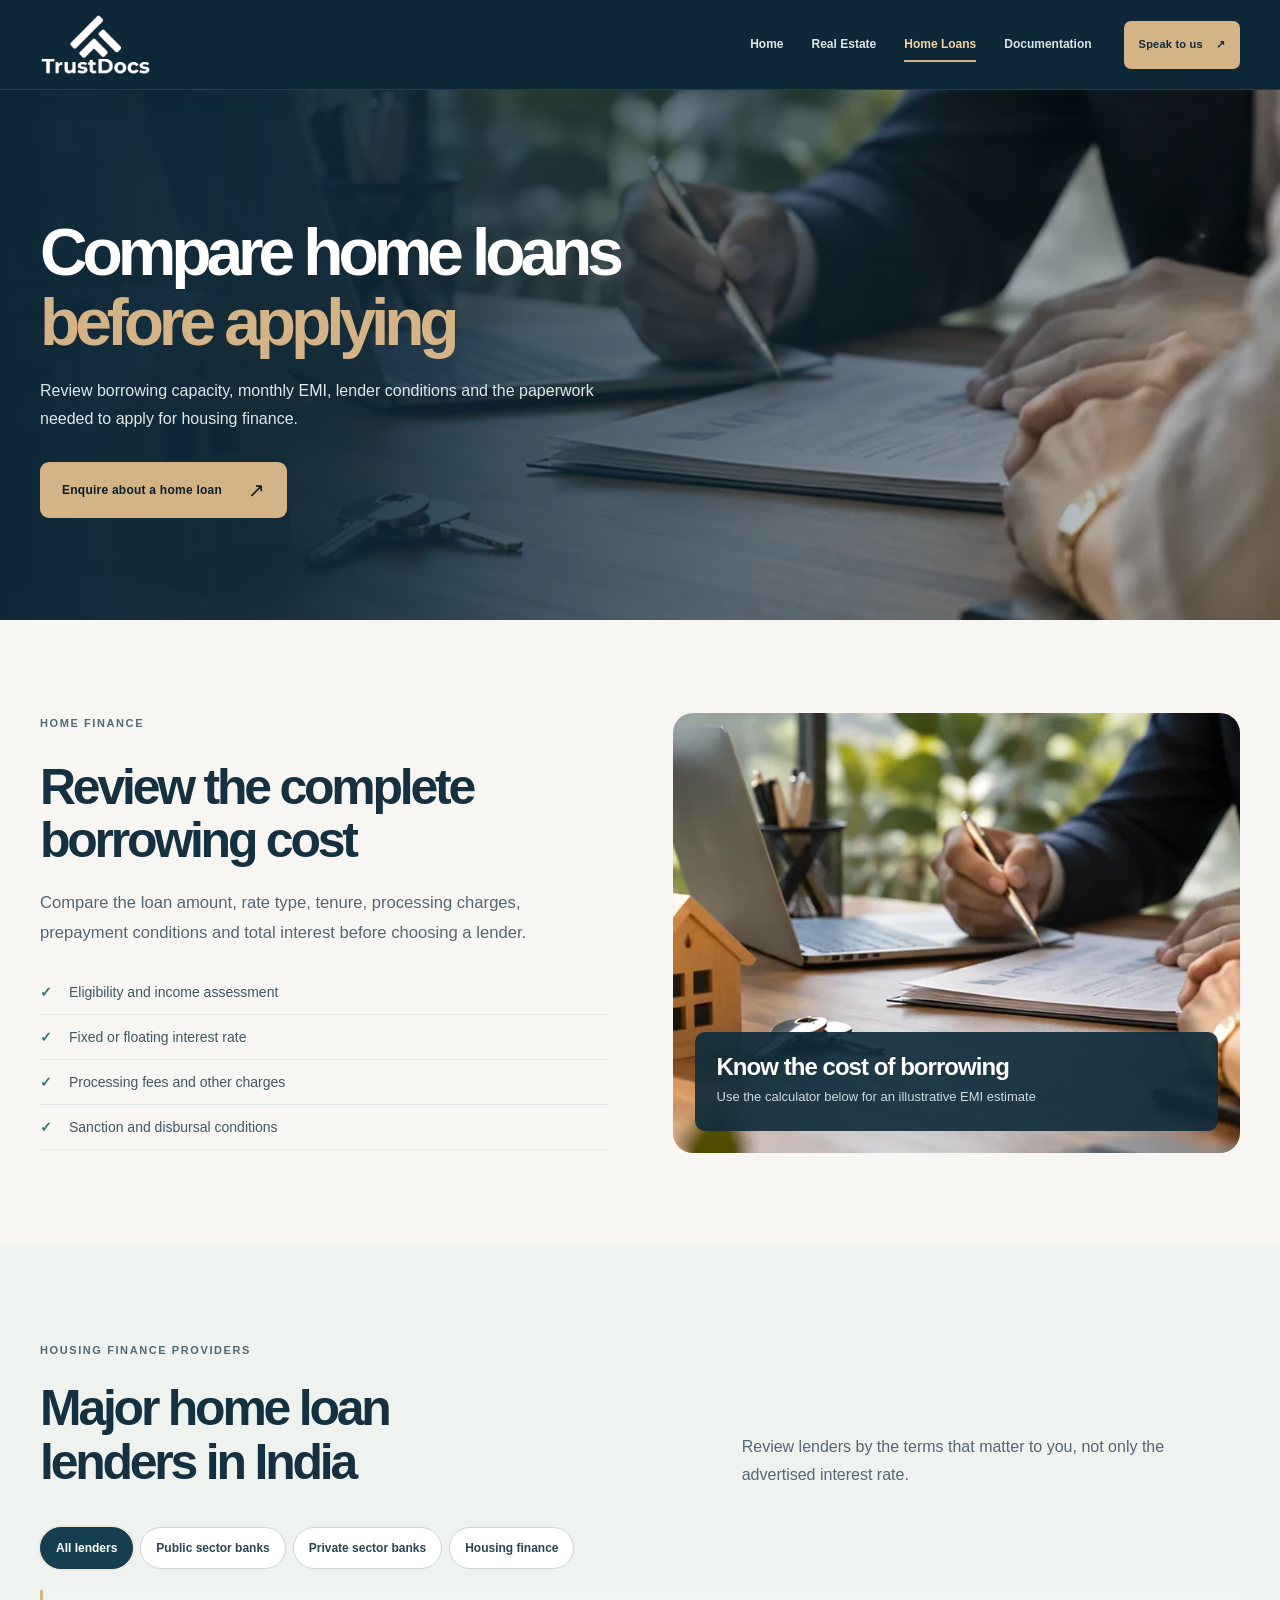
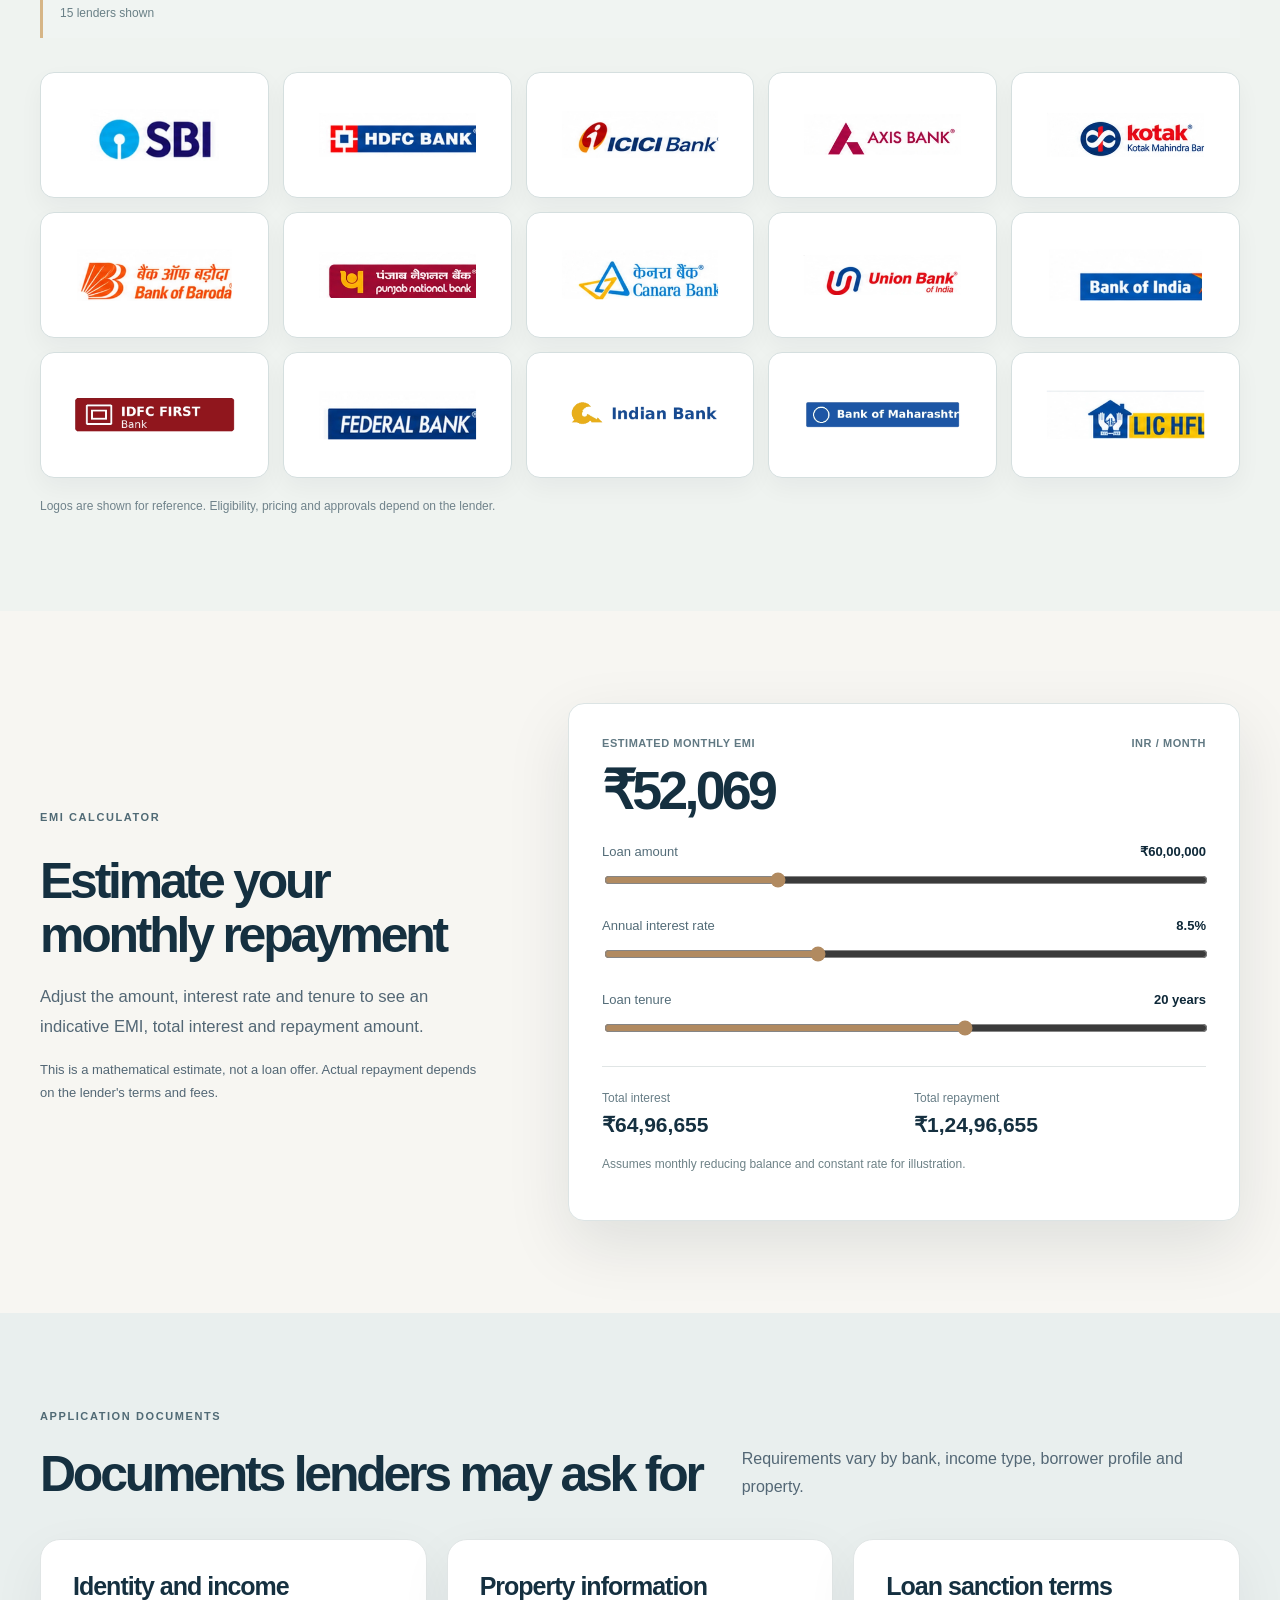
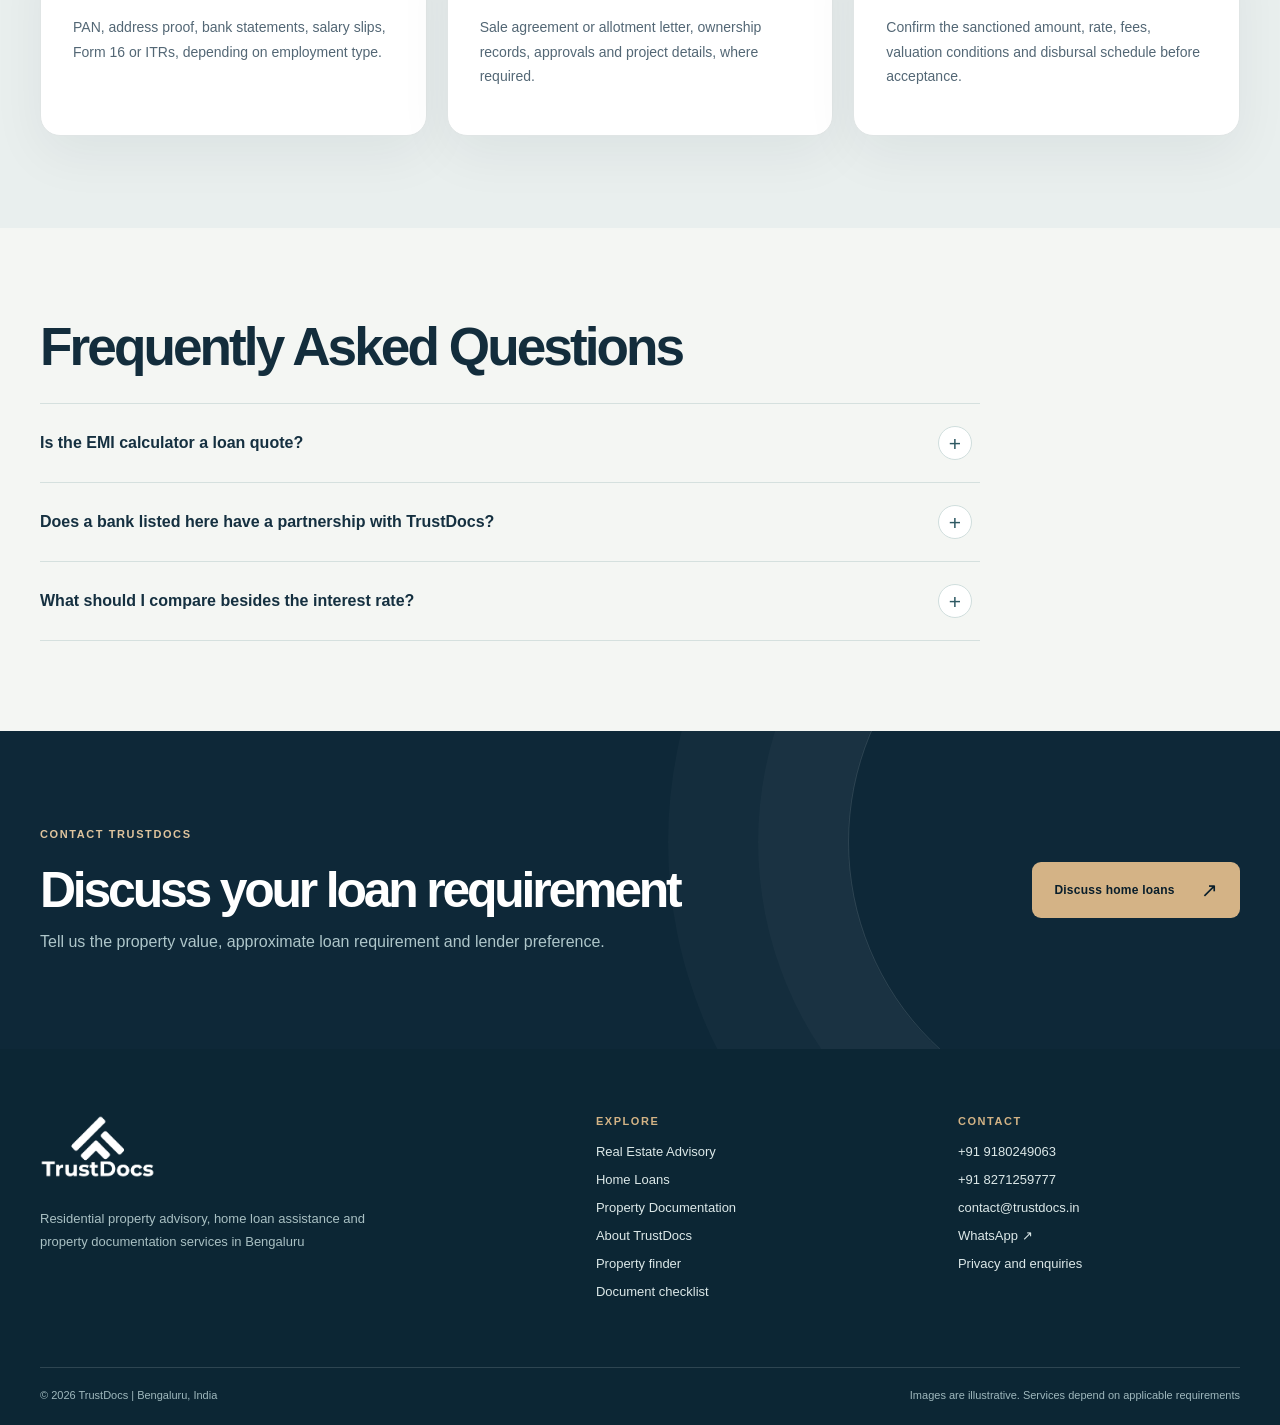
<file: home-loans.html>
<!DOCTYPE html>

<html data-default="loans" data-preview="false" lang="en"><head><meta charset="utf-8"/><meta content="width=device-width,initial-scale=1" name="viewport"/><meta content="#0e2838" name="theme-color"/><link href="trustdocs-favicon.png" rel="icon" type="image/png"/><title>Home Loan Assistance in Bengaluru | TrustDocs</title><meta content="Understand home loan eligibility, EMI, lender terms, charges and documents with TrustDocs home loan assistance." name="description"/><link href="https://www.trustdocs.in/home-loans.html" rel="canonical"/><link href="site.css" rel="stylesheet"/><meta content="website" property="og:type"/><meta content="Home Loan Assistance in Bengaluru | TrustDocs" property="og:title"/><meta content="Understand home loan eligibility, EMI, lender terms, charges and documents with TrustDocs home loan assistance." property="og:description"/><meta content="https://www.trustdocs.in/og-trustdocs.webp" property="og:image"/><meta content="summary_large_image" name="twitter:card"/><meta content="index,follow,max-image-preview:large" name="robots"/><script type="application/ld+json">{"@context": "https://schema.org", "@type": "FAQPage", "mainEntity": [{"@type": "Question", "name": "Is the EMI calculator a loan quote?", "acceptedAnswer": {"@type": "Answer", "text": "No. It is an illustrative calculation based on the amount, annual rate and tenure selected. Actual lender offers depend on eligibility, charges, rate changes and sanction terms."}}, {"@type": "Question", "name": "Does a bank listed here have a partnership with TrustDocs?", "acceptedAnswer": {"@type": "Answer", "text": "Not necessarily. Listed institutions are examples of Indian home loan providers. Inclusion alone is not evidence of an authorised partnership or guaranteed loan approval."}}, {"@type": "Question", "name": "What should I compare besides the interest rate?", "acceptedAnswer": {"@type": "Answer", "text": "Compare processing charges, fixed or floating rate terms, loan tenure, prepayment conditions, insurance, disbursal conditions and the total repayment amount."}}]}</script><script type="application/ld+json">{"@context": "https://schema.org", "@type": "Service", "name": "Home Loan Assistance", "provider": {"@type": "Organization", "name": "TrustDocs", "url": "https://www.trustdocs.in/"}, "areaServed": {"@type": "City", "name": "Bengaluru"}}</script></head><body><a class="skip-link" href="#main">Skip to main content</a><div aria-hidden="true" class="progress" id="progress"></div><header class="site-head"><div class="wrap head-inner"><a aria-label="TrustDocs home" class="site-logo" href="index.html"><img alt="TrustDocs logo" decoding="async" height="68" src="trustdocs-logo-white.png" width="111"/></a><nav aria-label="Main navigation" class="nav-links"><a data-page-link="home" href="index.html">Home</a><a data-page-link="real-estate" href="real-estate-advisory.html">Real Estate</a><a data-page-link="loans" href="home-loans.html">Home Loans</a><a data-page-link="documentation" href="documentation.html">Documentation</a></nav><a class="head-cta" href="index.html#contact">Speak to us <span aria-hidden="true">↗</span></a><button aria-controls="mobileNav" aria-expanded="false" aria-label="Toggle navigation" class="hamburger" id="menuToggle" type="button">☰</button></div><nav aria-label="Mobile navigation" class="mobile-nav" id="mobileNav"><a data-page-link="home" href="index.html">Home</a><a data-page-link="real-estate" href="real-estate-advisory.html">Real Estate</a><a data-page-link="loans" href="home-loans.html">Home Loans</a><a data-page-link="documentation" href="documentation.html">Documentation</a><a href="index.html#contact">Contact TrustDocs ↗</a></nav></header><main class="view-page" data-view="loans" id="main"><section class="subhero"><div class="sub-media"><img alt="HOME LOAN ASSISTANCE illustrative photography" class="v26-desktop-hero-photo" decoding="async" fetchpriority="high" height="2160" loading="eager" sizes="(max-width: 760px) 100vw, (max-width: 1200px) 50vw, 45vw" src="home-loans-1920.webp" srcset="home-loans-960.webp 960w, home-loans-1920.webp 1920w, home-loans-3840.webp 3840w" width="3840"/><img alt="" aria-hidden="true" class="v26-mobile-hero-photo" decoding="async" height="1150" loading="eager" src="home-loans-mobile.webp" width="900"/></div><div class="wrap subhero-content"><h1 class="heading xl">Compare home loans<br/><span class="accent">before applying</span></h1><p>Review borrowing capacity, monthly EMI, lender conditions and the paperwork needed to apply for housing finance.</p><div><a class="btn gold" href="index.html?service=Home%20Loan%20Assistance#contact">Enquire about a home loan<span class="arr">↗</span></a></div></div></section>
<section class="section-pad"><div class="wrap detail-grid"><div class="reveal"><span class="tag dark kicker-line">HOME FINANCE</span><h2 class="heading sm">Review the complete borrowing cost</h2><p class="lead">Compare the loan amount, rate type, tenure, processing charges, prepayment conditions and total interest before choosing a lender.</p><ul class="check-list"><li>Eligibility and income assessment</li><li>Fixed or floating interest rate</li><li>Processing fees and other charges</li><li>Sanction and disbursal conditions</li></ul></div><div class="large-photo reveal"><img alt="Illustrative home loan consultation with documents" class="" decoding="async" height="2160" loading="lazy" sizes="(max-width: 760px) 100vw, (max-width: 1200px) 50vw, 45vw" src="home-loans-1920.webp" srcset="home-loans-960.webp 960w, home-loans-1920.webp 1920w, home-loans-3840.webp 3840w" width="3840"/><div class="photo-overlay"><strong>Know the cost of borrowing</strong><p>Use the calculator below for an illustrative EMI estimate</p></div></div></div></section>
<section class="bank-section" id="lenders"><div class="wrap"><div class="section-top"><div><span class="tag dark kicker-line">HOUSING FINANCE PROVIDERS</span><h2 class="heading sm">Major home loan lenders in India</h2></div><p>Review lenders by the terms that matter to you, not only the advertised interest rate.</p></div><div aria-label="Filter lender types" class="bank-types" role="group"><button aria-pressed="true" class="active" data-bank-filter="all" type="button">All lenders</button><button aria-pressed="false" data-bank-filter="public" type="button">Public sector banks</button><button aria-pressed="false" data-bank-filter="private" type="button">Private sector banks</button><button aria-pressed="false" data-bank-filter="housing" type="button">Housing finance</button></div><p aria-live="polite" class="service-note compact" id="bankFilterStatus">15 lenders shown</p><div class="bank-list"><div aria-label="State Bank of India" class="bank-item" data-bank-type="public" title="State Bank of India"><img alt="State Bank of India logo" class="bank-logo" decoding="async" height="152" loading="lazy" src="state-bank-of-india.webp" width="460"/></div><div aria-label="HDFC Bank" class="bank-item" data-bank-type="private" title="HDFC Bank"><img alt="HDFC Bank logo" class="bank-logo" decoding="async" height="152" loading="lazy" src="hdfc-bank.webp" width="460"/></div><div aria-label="ICICI Bank" class="bank-item" data-bank-type="private" title="ICICI Bank"><img alt="ICICI Bank logo" class="bank-logo" decoding="async" height="152" loading="lazy" src="icici-bank.webp" width="460"/></div><div aria-label="Axis Bank" class="bank-item" data-bank-type="private" title="Axis Bank"><img alt="Axis Bank logo" class="bank-logo" decoding="async" height="152" loading="lazy" src="axis-bank.webp" width="460"/></div><div aria-label="Kotak Mahindra Bank" class="bank-item" data-bank-type="private" title="Kotak Mahindra Bank"><img alt="Kotak Mahindra Bank logo" class="bank-logo" decoding="async" height="152" loading="lazy" src="kotak-mahindra-bank.webp" width="460"/></div><div aria-label="Bank of Baroda" class="bank-item" data-bank-type="public" title="Bank of Baroda"><img alt="Bank of Baroda logo" class="bank-logo" decoding="async" height="152" loading="lazy" src="bank-of-baroda.webp" width="460"/></div><div aria-label="Punjab National Bank" class="bank-item" data-bank-type="public" title="Punjab National Bank"><img alt="Punjab National Bank logo" class="bank-logo" decoding="async" height="152" loading="lazy" src="punjab-national-bank.webp" width="460"/></div><div aria-label="Canara Bank" class="bank-item" data-bank-type="public" title="Canara Bank"><img alt="Canara Bank logo" class="bank-logo" decoding="async" height="152" loading="lazy" src="canara-bank.webp" width="460"/></div><div aria-label="Union Bank of India" class="bank-item" data-bank-type="public" title="Union Bank of India"><img alt="Union Bank of India logo" class="bank-logo" decoding="async" height="152" loading="lazy" src="union-bank-of-india.webp" width="460"/></div><div aria-label="Bank of India" class="bank-item" data-bank-type="public" title="Bank of India"><img alt="Bank of India logo" class="bank-logo" decoding="async" height="152" loading="lazy" src="bank-of-india.webp" width="460"/></div><div aria-label="IDFC FIRST Bank" class="bank-item" data-bank-type="private" title="IDFC FIRST Bank"><img alt="IDFC FIRST Bank logo" class="bank-logo" decoding="async" height="152" loading="lazy" src="idfc-first-bank.webp" width="460"/></div><div aria-label="Federal Bank" class="bank-item" data-bank-type="private" title="Federal Bank"><img alt="Federal Bank logo" class="bank-logo" decoding="async" height="152" loading="lazy" src="federal-bank.webp" width="460"/></div><div aria-label="Indian Bank" class="bank-item" data-bank-type="public" title="Indian Bank"><img alt="Indian Bank logo" class="bank-logo" decoding="async" height="152" loading="lazy" src="indian-bank.webp" width="460"/></div><div aria-label="Bank of Maharashtra" class="bank-item" data-bank-type="public" title="Bank of Maharashtra"><img alt="Bank of Maharashtra logo" class="bank-logo" decoding="async" height="152" loading="lazy" src="bank-of-maharashtra.webp" width="460"/></div><div aria-label="LIC Housing Finance" class="bank-item" data-bank-type="housing" title="LIC Housing Finance"><img alt="LIC Housing Finance logo" class="bank-logo" decoding="async" height="152" loading="lazy" src="lic-housing-finance.webp" width="460"/></div></div><p class="bank-disclaimer">Logos are shown for reference. Eligibility, pricing and approvals depend on the lender.</p></div></section>
<section class="section-pad emi-section" id="emi-calculator"><div class="wrap emi-layout"><div><span class="tag dark kicker-line">EMI CALCULATOR</span><h2 class="heading sm">Estimate your monthly repayment</h2><p class="lead">Adjust the amount, interest rate and tenure to see an indicative EMI, total interest and repayment amount.</p><p class="muted" style="font-size:13px">This is a mathematical estimate, not a loan offer. Actual repayment depends on the lender's terms and fees.</p></div><div class="emi-widget"><div class="emi-top"><span>ESTIMATED MONTHLY EMI</span><span>INR / MONTH</span></div><div class="emi-total" id="emiValue">₹52,069</div><div class="emi-row"><div class="labels"><label for="loanAmount">Loan amount</label><output id="amountValue">₹60,00,000</output></div><input id="loanAmount" max="20000000" min="500000" step="500000" type="range" value="6000000"/></div><div class="emi-row"><div class="labels"><label for="loanRate">Annual interest rate</label><output id="rateValue">8.5%</output></div><input id="loanRate" max="15" min="5" step="0.1" type="range" value="8.5"/></div><div class="emi-row"><div class="labels"><label for="loanYears">Loan tenure</label><output id="yearsValue">20 years</output></div><input id="loanYears" max="30" min="5" step="1" type="range" value="20"/></div><div class="emi-breakdown"><div><span>Total interest</span><strong id="interestValue">₹65,00,000</strong></div><div><span>Total repayment</span><strong id="repaymentValue">₹1,25,00,000</strong></div></div><p class="emi-note">Assumes monthly reducing balance and constant rate for illustration.</p></div></div></section>
<section class="section-pad" style="background:#e9efee"><div class="wrap"><div class="section-top"><div><span class="tag dark kicker-line">APPLICATION DOCUMENTS</span><h2 class="heading sm">Documents lenders may ask for</h2></div><p>Requirements vary by bank, income type, borrower profile and property.</p></div><div class="service-grid"><div class="panel"><h3>Identity and income</h3><p>PAN, address proof, bank statements, salary slips, Form 16 or ITRs, depending on employment type.</p></div><div class="panel"><h3>Property information</h3><p>Sale agreement or allotment letter, ownership records, approvals and project details, where required.</p></div><div class="panel"><h3>Loan sanction terms</h3><p>Confirm the sanctioned amount, rate, fees, valuation conditions and disbursal schedule before acceptance.</p></div></div></div></section><section class="faq-section section-pad" id="loan-faq"><div class="wrap"><h2 class="heading sm faq-title">Frequently Asked Questions</h2><div class="faq"><details><summary>Is the EMI calculator a loan quote?</summary><p>No. It is an illustrative calculation based on the amount, annual rate and tenure selected. Actual lender offers depend on eligibility, charges, rate changes and sanction terms.</p></details><details><summary>Does a bank listed here have a partnership with TrustDocs?</summary><p>Not necessarily. Listed institutions are examples of Indian home loan providers. Inclusion alone is not evidence of an authorised partnership or guaranteed loan approval.</p></details><details><summary>What should I compare besides the interest rate?</summary><p>Compare processing charges, fixed or floating rate terms, loan tenure, prepayment conditions, insurance, disbursal conditions and the total repayment amount.</p></details></div></div></section><section class="cta-section"><div class="wrap cta-inner"><div><span class="tag light kicker-line">CONTACT TRUSTDOCS</span><h2 class="heading sm">Discuss your loan requirement</h2><p>Tell us the property value, approximate loan requirement and lender preference.</p></div><a class="btn gold" href="index.html?service=Home%20Loan%20Assistance#contact">Discuss home loans<span class="arr">↗</span></a></div></section></main><footer class="footer"><div class="wrap"><div class="footer-cols"><div class="footer-brand"><a class="site-logo" href="index.html"><img alt="TrustDocs logo" decoding="async" src="trustdocs-logo-white.png"/></a><p>Residential property advisory, home loan assistance and property documentation services in Bengaluru</p></div><div><h4>Explore</h4><a class="link" href="real-estate-advisory.html">Real Estate Advisory</a><a class="link" href="home-loans.html">Home Loans</a><a class="link" href="documentation.html">Property Documentation</a><a class="link" href="index.html#about">About TrustDocs</a><a class="link" href="real-estate-advisory.html#property-finder">Property finder</a><a class="link" href="documentation.html#checklist-assistant">Document checklist</a></div><div><h4>Contact</h4><a class="link" href="tel:+919180249063">+91 9180249063</a><a class="link" href="tel:+918271259777">+91 8271259777</a><a class="link" href="mailto:contact@trustdocs.in">contact@trustdocs.in</a><a class="link" href="https://wa.me/919180249063" rel="noopener noreferrer" target="_blank">WhatsApp ↗</a><a class="link" href="privacy.html">Privacy and enquiries</a></div></div><div class="footer-bottom"><span>© 2026 TrustDocs | Bengaluru, India</span><span>Images are illustrative. Services depend on applicable requirements</span></div></div></footer><dialog aria-label="Documentation service details" id="serviceModal"><button aria-label="Close details" class="close" data-close-modal="" type="button">×</button><span class="tag dark">PROPERTY DOCUMENTATION</span><h2 data-modal-title=""></h2><p data-modal-sub="" style="font-weight:700"></p><p data-modal-description=""></p><h3 style="margin-top:27px">Commonly requested documents</h3><ul data-modal-docs=""></ul><p style="font-size:11px">Requirements depend on the property and authority. Government fees, timelines and approvals are not guaranteed.</p><a class="btn dark" data-modal-enquire="" href="index.html#contact">Enquire about this service <span class="arr">↗</span></a></dialog><script defer="" src="site.js"></script><a class="mobile-enquire" href="index.html#contact">Send an enquiry ↗</a></body></html>
</file>
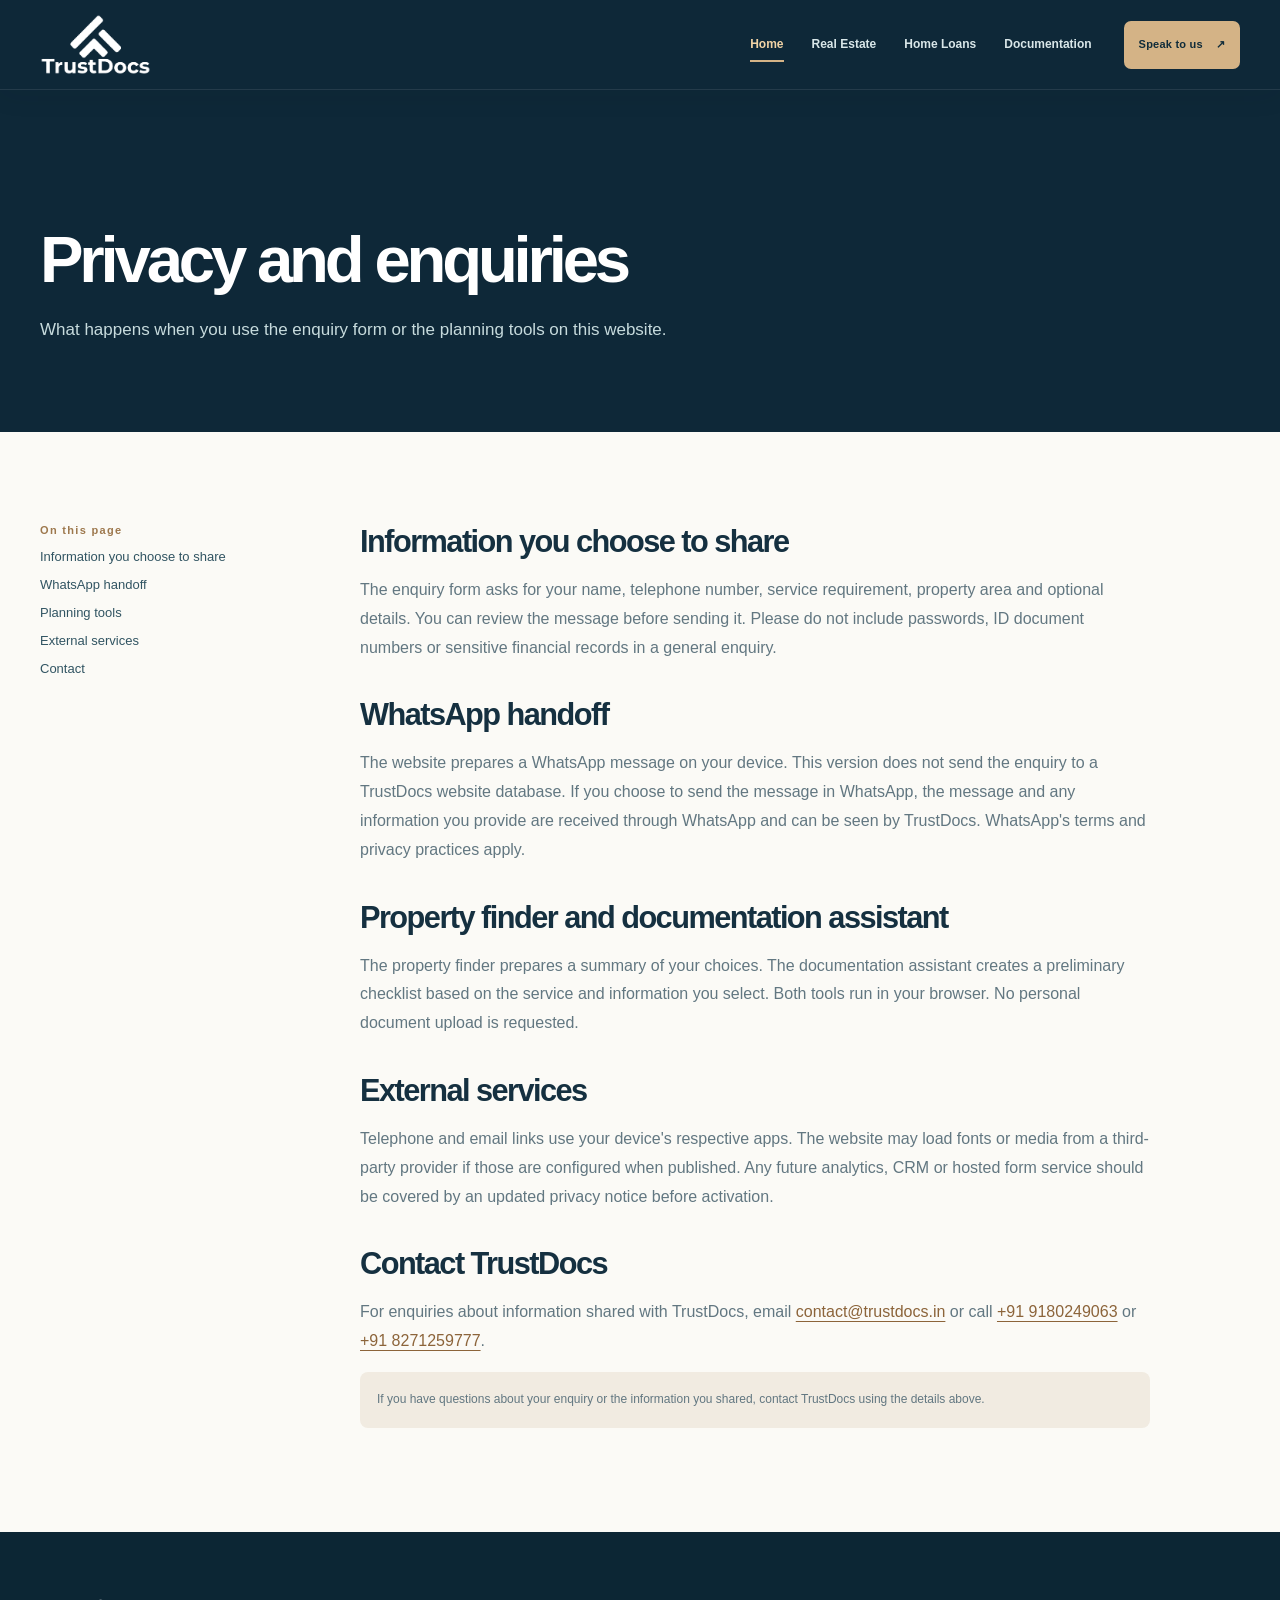
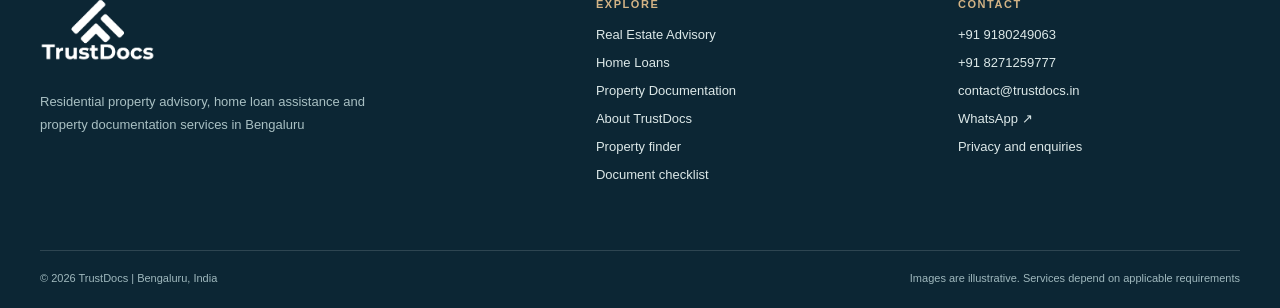
<file: privacy.html>
<!DOCTYPE html>

<html data-default="home" data-preview="false" lang="en"><head><meta charset="utf-8"/><meta content="width=device-width,initial-scale=1" name="viewport"/><meta content="#0e2838" name="theme-color"/><link href="trustdocs-favicon.png" rel="icon" type="image/png"/><title>Privacy and Enquiries | TrustDocs</title><meta content="How TrustDocs handles website enquiries and what happens when you continue to WhatsApp." name="description"/><link href="https://www.trustdocs.in/privacy.html" rel="canonical"/><link href="site.css" rel="stylesheet"/><meta content="website" property="og:type"/><meta content="TrustDocs | Real Estate Advisory, Home Loans and Documentation in Bengaluru" property="og:title"/><meta content="Explore residential properties in Bengaluru, home loan assistance and property documentation services with TrustDocs." property="og:description"/><meta content="https://www.trustdocs.in/og-trustdocs.webp" property="og:image"/><meta content="summary_large_image" name="twitter:card"/><link as="image" href="residences-1920.webp" imagesizes="100vw" imagesrcset="residences-960.webp 960w, residences-1920.webp 1920w, residences-3840.webp 3840w" rel="preload"/><meta content="index,follow,max-image-preview:large" name="robots"/><meta content="index,follow" name="robots"/></head><body><a class="skip-link" href="#main">Skip to main content</a><div aria-hidden="true" class="progress" id="progress"></div><header class="site-head"><div class="wrap head-inner"><a aria-label="TrustDocs home" class="site-logo" href="index.html"><img alt="TrustDocs logo" decoding="async" height="68" src="trustdocs-logo-white.png" width="111"/></a><nav aria-label="Main navigation" class="nav-links"><a data-page-link="home" href="index.html">Home</a><a data-page-link="real-estate" href="real-estate-advisory.html">Real Estate</a><a data-page-link="loans" href="home-loans.html">Home Loans</a><a data-page-link="documentation" href="documentation.html">Documentation</a></nav><a class="head-cta" href="index.html#contact">Speak to us <span aria-hidden="true">↗</span></a><button aria-controls="mobileNav" aria-expanded="false" aria-label="Toggle navigation" class="hamburger" id="menuToggle" type="button">☰</button></div><nav aria-label="Mobile navigation" class="mobile-nav" id="mobileNav"><a data-page-link="home" href="index.html">Home</a><a data-page-link="real-estate" href="real-estate-advisory.html">Real Estate</a><a data-page-link="loans" href="home-loans.html">Home Loans</a><a data-page-link="documentation" href="documentation.html">Documentation</a><a href="index.html#contact">Contact TrustDocs ↗</a></nav></header><main class="view-page" data-view="privacy" id="main"><section class="privacy-hero"><div class="wrap"><h1 class="heading">Privacy and enquiries</h1><p>What happens when you use the enquiry form or the planning tools on this website.</p></div></section>
<section class="section-pad privacy-content"><div class="wrap privacy-layout"><aside><strong>On this page</strong><a href="#info">Information you choose to share</a><a href="#whatsapp">WhatsApp handoff</a><a href="#tools">Planning tools</a><a href="#external">External services</a><a href="#contact-privacy">Contact</a></aside><div class="privacy-article">
<h2 id="info">Information you choose to share</h2><p>The enquiry form asks for your name, telephone number, service requirement, property area and optional details. You can review the message before sending it. Please do not include passwords, ID document numbers or sensitive financial records in a general enquiry.</p>
<h2 id="whatsapp">WhatsApp handoff</h2><p>The website prepares a WhatsApp message on your device. This version does not send the enquiry to a TrustDocs website database. If you choose to send the message in WhatsApp, the message and any information you provide are received through WhatsApp and can be seen by TrustDocs. WhatsApp's terms and privacy practices apply.</p>
<h2 id="tools">Property finder and documentation assistant</h2><p>The property finder prepares a summary of your choices. The documentation assistant creates a preliminary checklist based on the service and information you select. Both tools run in your browser. No personal document upload is requested.</p>
<h2 id="external">External services</h2><p>Telephone and email links use your device's respective apps. The website may load fonts or media from a third-party provider if those are configured when published. Any future analytics, CRM or hosted form service should be covered by an updated privacy notice before activation.</p>
<h2 id="contact-privacy">Contact TrustDocs</h2><p>For enquiries about information shared with TrustDocs, email <a href="mailto:contact@trustdocs.in">contact@trustdocs.in</a> or call <a href="tel:+919180249063">+91 9180249063</a> or <a href="tel:+918271259777">+91 8271259777</a>.</p>
<p class="privacy-small">If you have questions about your enquiry or the information you shared, contact TrustDocs using the details above.</p>
</div></div></section></main><footer class="footer"><div class="wrap"><div class="footer-cols"><div class="footer-brand"><a class="site-logo" href="index.html"><img alt="TrustDocs logo" decoding="async" src="trustdocs-logo-white.png"/></a><p>Residential property advisory, home loan assistance and property documentation services in Bengaluru</p></div><div><h4>Explore</h4><a class="link" href="real-estate-advisory.html">Real Estate Advisory</a><a class="link" href="home-loans.html">Home Loans</a><a class="link" href="documentation.html">Property Documentation</a><a class="link" href="index.html#about">About TrustDocs</a><a class="link" href="real-estate-advisory.html#property-finder">Property finder</a><a class="link" href="documentation.html#checklist-assistant">Document checklist</a></div><div><h4>Contact</h4><a class="link" href="tel:+919180249063">+91 9180249063</a><a class="link" href="tel:+918271259777">+91 8271259777</a><a class="link" href="mailto:contact@trustdocs.in">contact@trustdocs.in</a><a class="link" href="https://wa.me/919180249063" rel="noopener noreferrer" target="_blank">WhatsApp ↗</a><a class="link" href="privacy.html">Privacy and enquiries</a></div></div><div class="footer-bottom"><span>© 2026 TrustDocs | Bengaluru, India</span><span>Images are illustrative. Services depend on applicable requirements</span></div></div></footer><dialog aria-label="Documentation service details" id="serviceModal"><button aria-label="Close details" class="close" data-close-modal="" type="button">×</button><span class="tag dark">PROPERTY DOCUMENTATION</span><h2 data-modal-title=""></h2><p data-modal-sub="" style="font-weight:700"></p><p data-modal-description=""></p><h3 style="margin-top:27px">Commonly requested documents</h3><ul data-modal-docs=""></ul><p style="font-size:11px">Requirements depend on the property and authority. Government fees, timelines and approvals are not guaranteed.</p><a class="btn dark" data-modal-enquire="" href="index.html#contact">Enquire about this service <span class="arr">↗</span></a></dialog><script defer="" src="site.js"></script><a class="mobile-enquire" href="index.html#contact">Send an enquiry ↗</a></body></html>
</file>
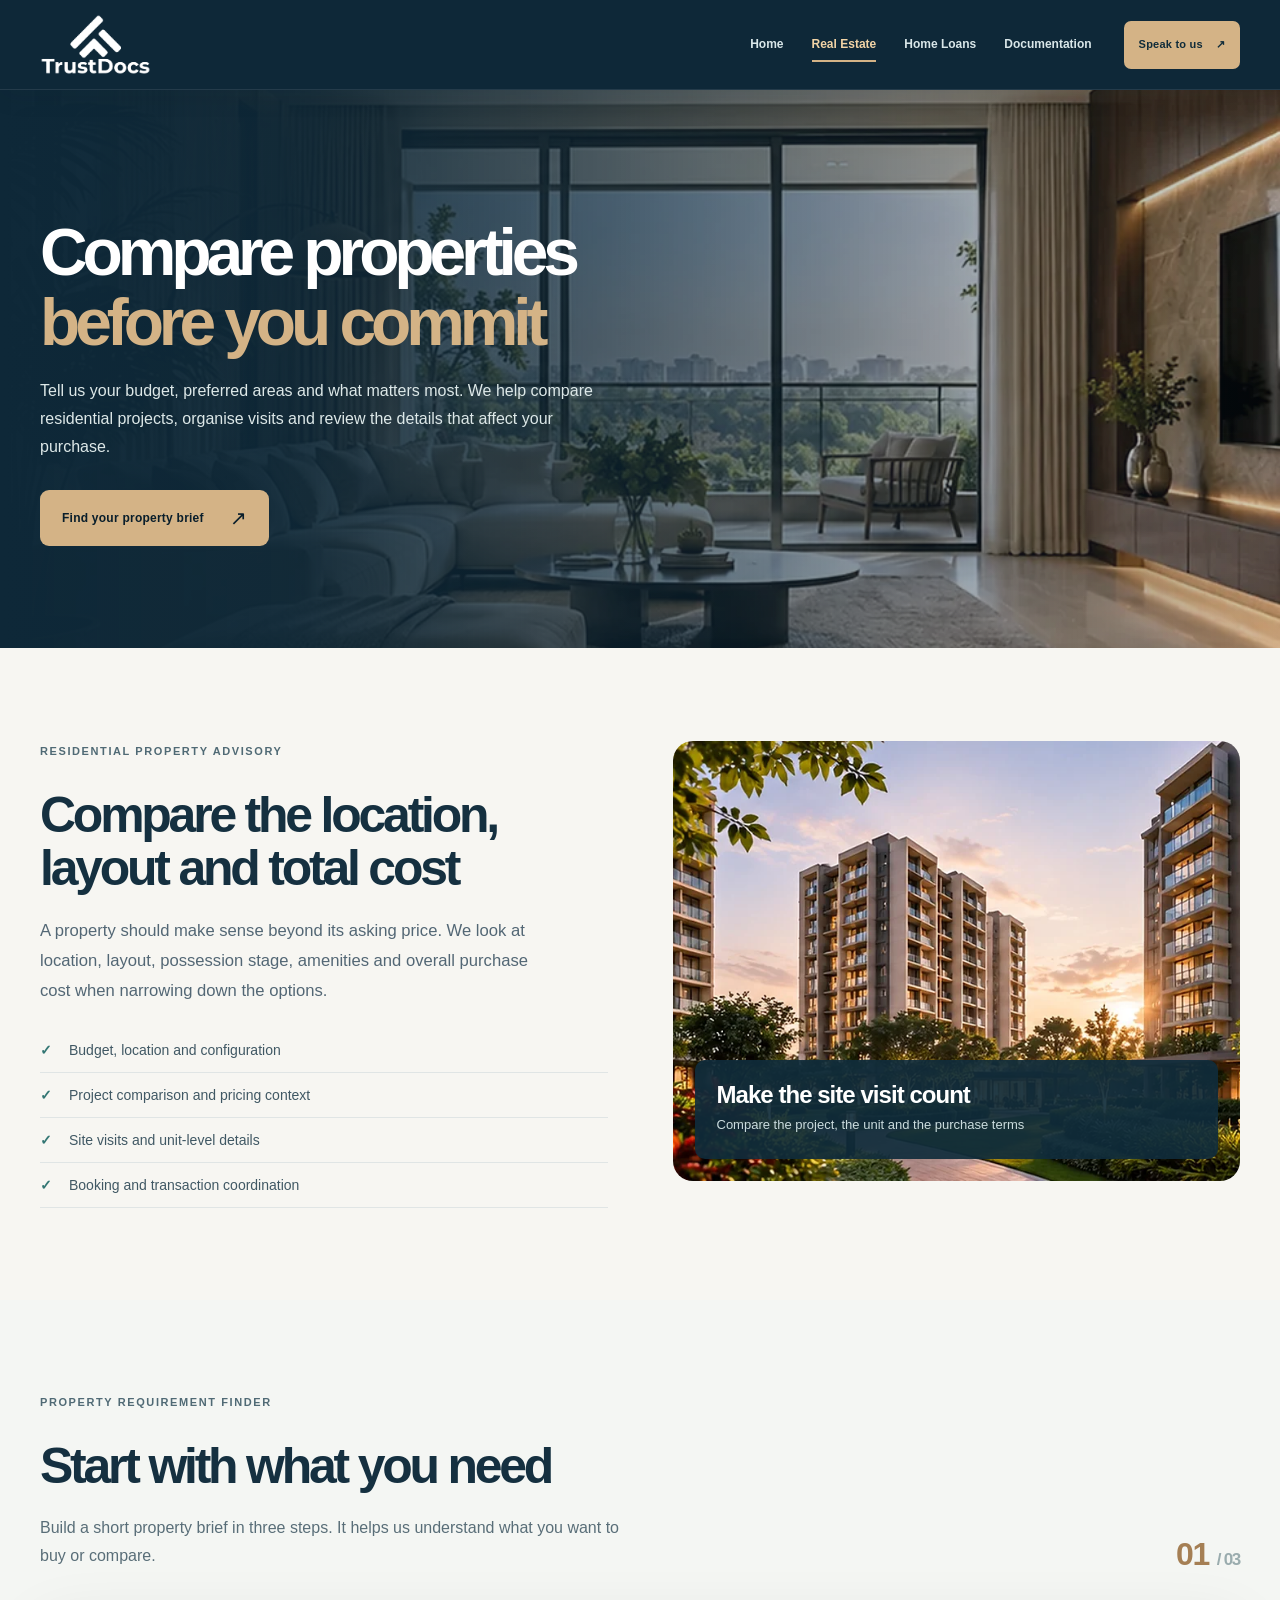
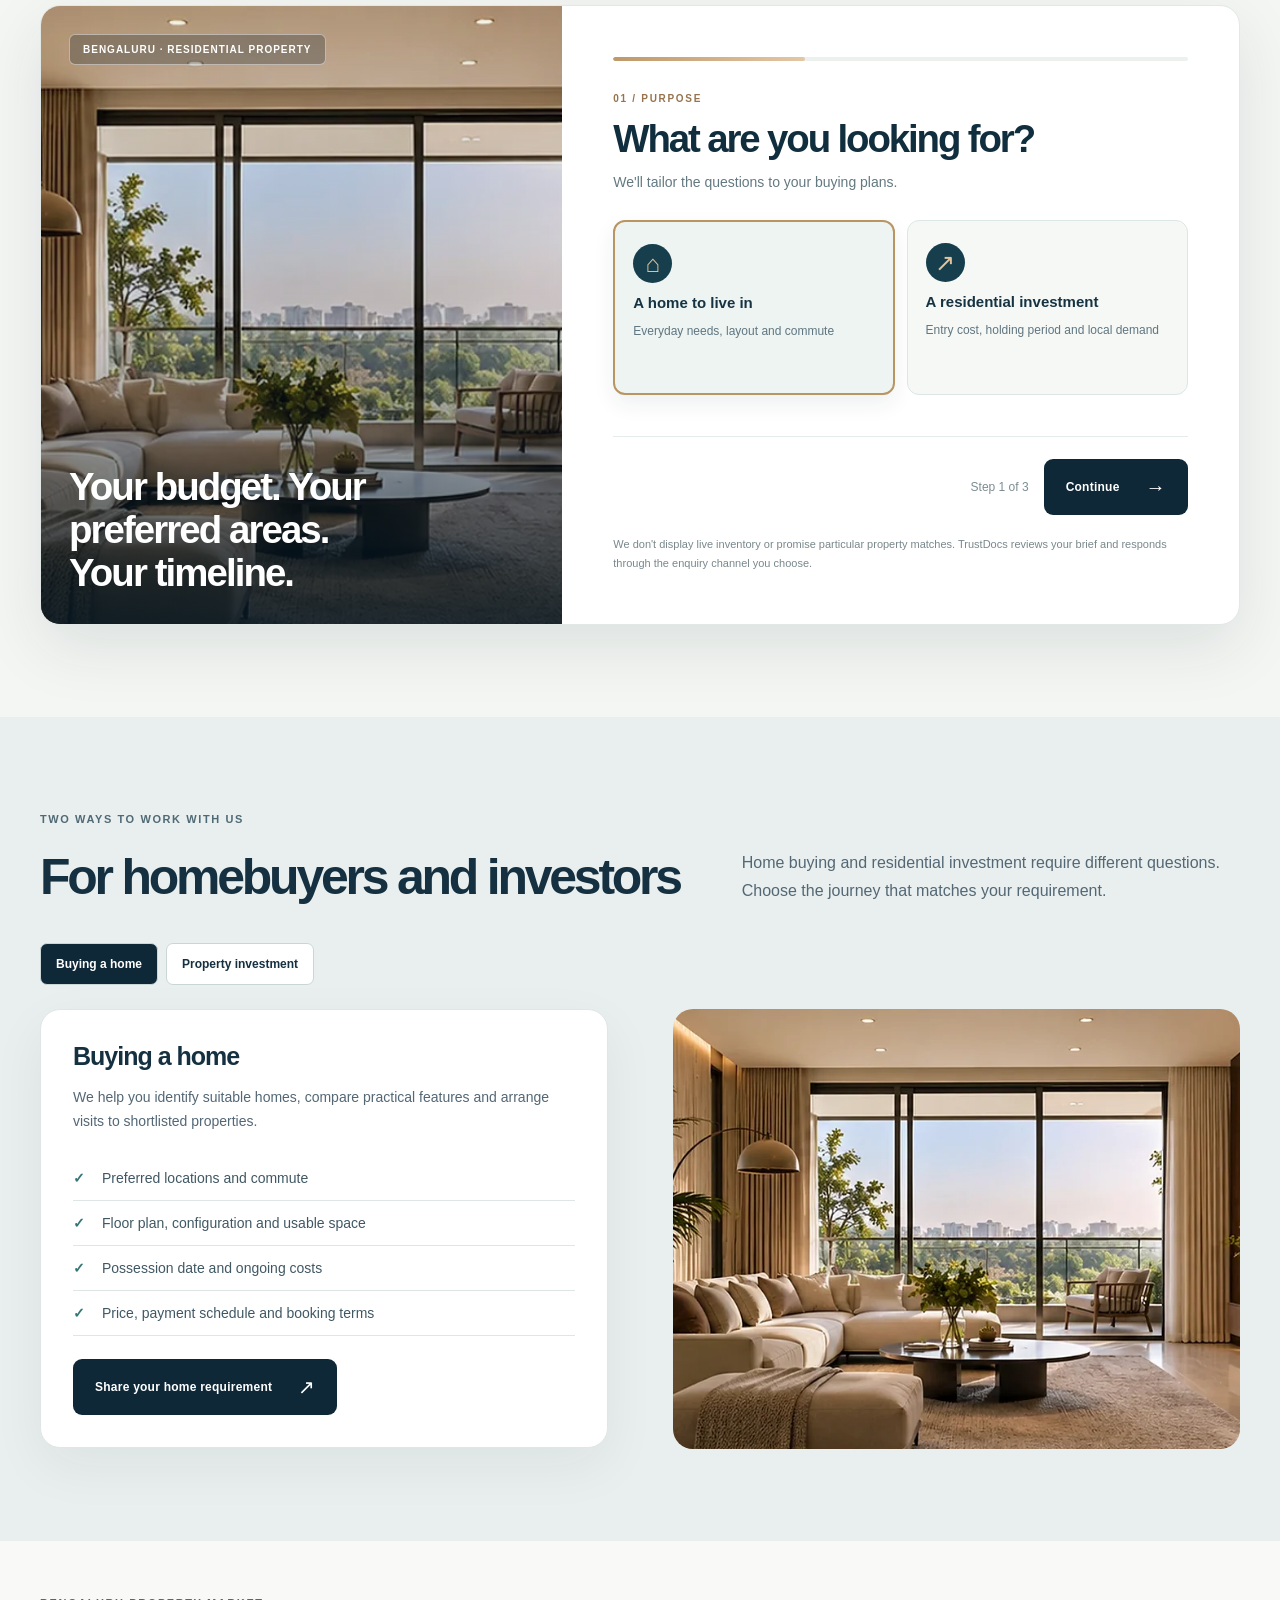
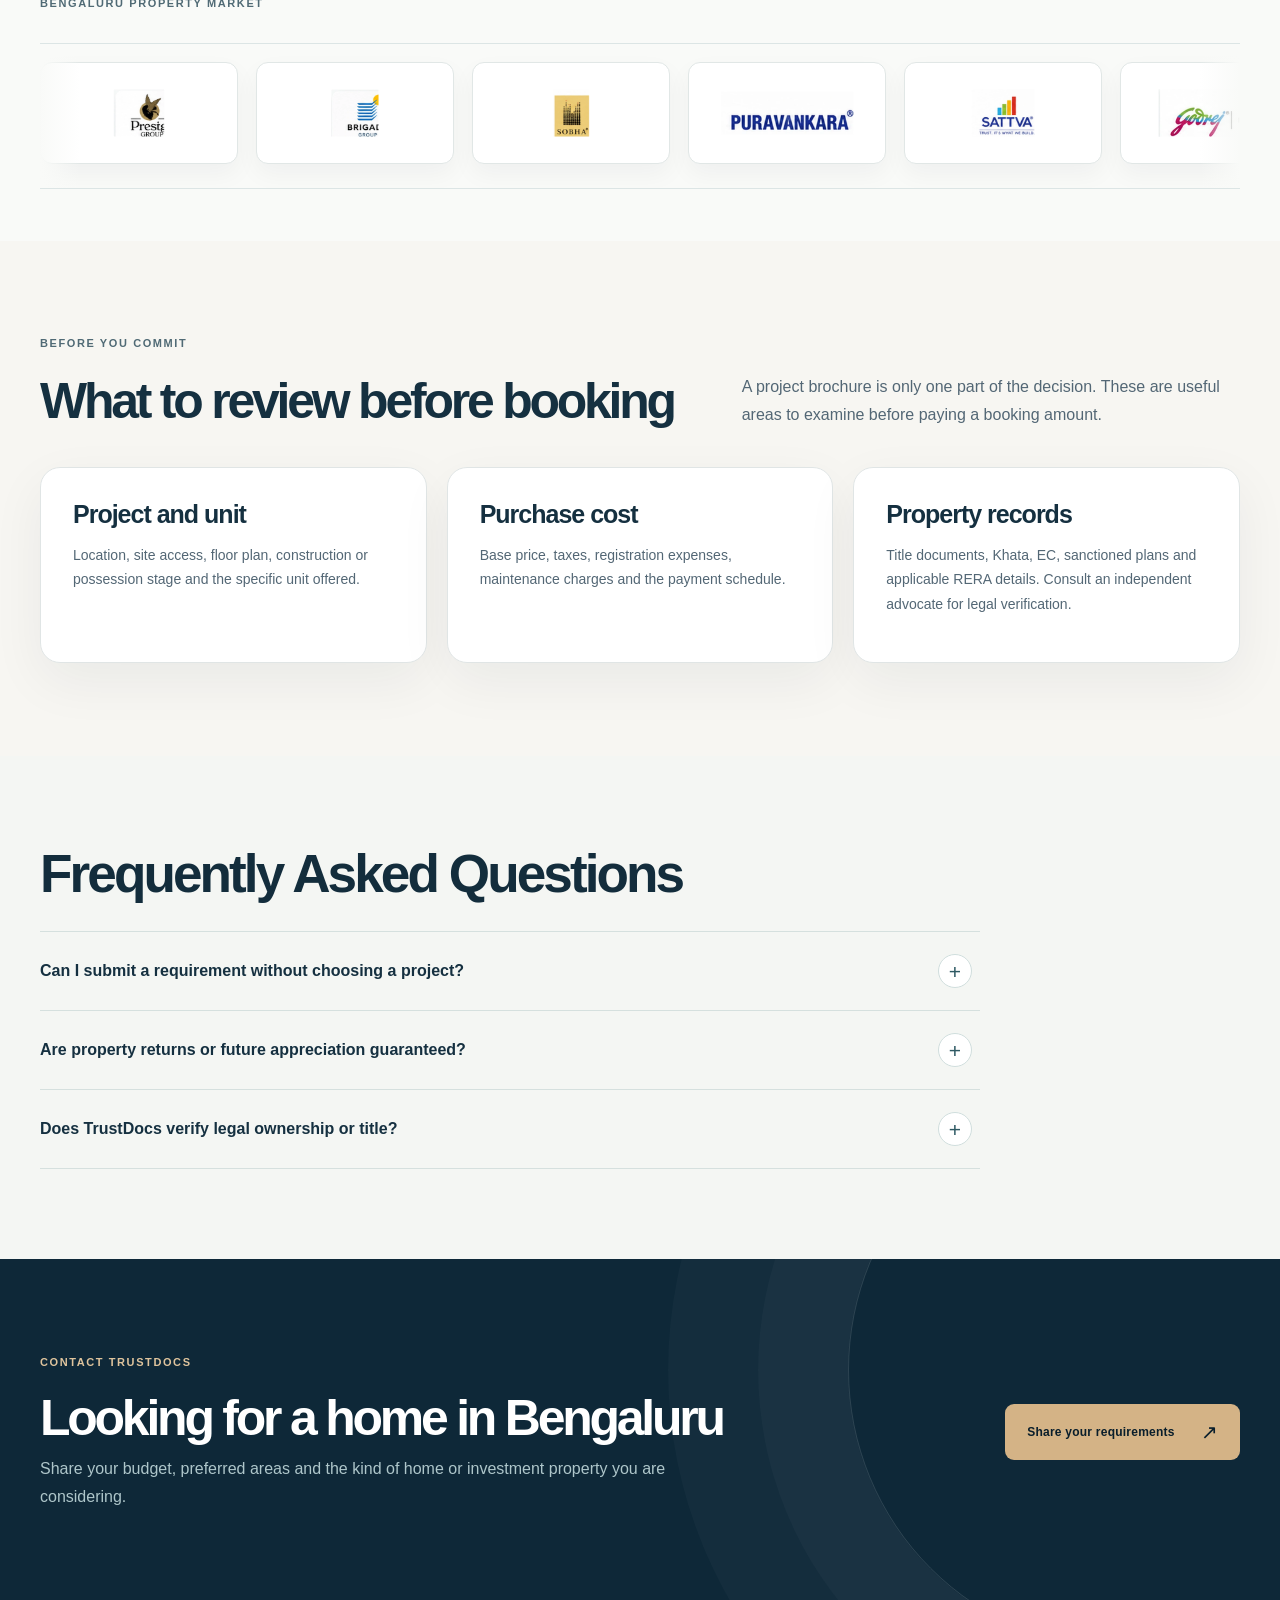
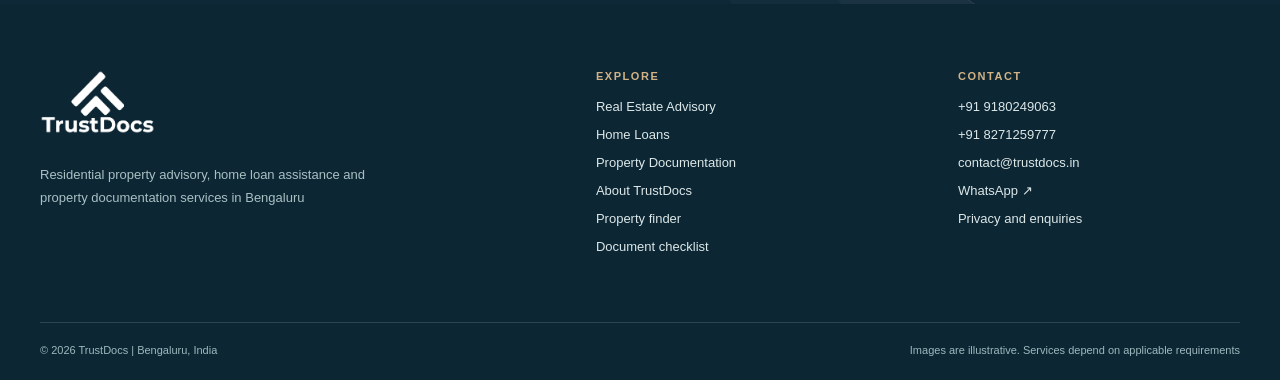
<file: real-estate-advisory.html>
<!DOCTYPE html>

<html data-default="real-estate" data-preview="false" lang="en"><head><meta charset="utf-8"/><meta content="width=device-width,initial-scale=1" name="viewport"/><meta content="#0e2838" name="theme-color"/><link href="trustdocs-favicon.png" rel="icon" type="image/png"/><title>Home Buying &amp; Property Investment in Bengaluru | TrustDocs</title><meta content="Compare homes and residential investment opportunities in Bengaluru. Get assistance with project shortlisting, site visits and purchase information." name="description"/><link href="https://www.trustdocs.in/real-estate-advisory.html" rel="canonical"/><link href="site.css" rel="stylesheet"/><meta content="website" property="og:type"/><meta content="Home Buying &amp; Property Investment in Bengaluru | TrustDocs" property="og:title"/><meta content="Compare homes and residential investment opportunities in Bengaluru. Get assistance with project shortlisting, site visits and purchase information." property="og:description"/><meta content="https://www.trustdocs.in/og-trustdocs.webp" property="og:image"/><meta content="summary_large_image" name="twitter:card"/><meta content="index,follow,max-image-preview:large" name="robots"/><script type="application/ld+json">{"@context": "https://schema.org", "@type": "FAQPage", "mainEntity": [{"@type": "Question", "name": "Can I submit a requirement without choosing a project?", "acceptedAnswer": {"@type": "Answer", "text": "Yes. Share your preferred area, approximate budget, configuration and timeline using the property finder. It prepares a brief for discussion without showing unverified listings."}}, {"@type": "Question", "name": "Are property returns or future appreciation guaranteed?", "acceptedAnswer": {"@type": "Answer", "text": "No. Residential property investments carry market, construction, liquidity and other risks. Review the total purchase cost, local conditions and your holding period before deciding."}}, {"@type": "Question", "name": "Does TrustDocs verify legal ownership or title?", "acceptedAnswer": {"@type": "Answer", "text": "TrustDocs assists with applicable record requests. Independent title verification should be undertaken by a qualified property advocate."}}]}</script><script type="application/ld+json">{"@context": "https://schema.org", "@type": "Service", "name": "Residential Property Advisory", "provider": {"@type": "Organization", "name": "TrustDocs", "url": "https://www.trustdocs.in/"}, "areaServed": {"@type": "City", "name": "Bengaluru"}}</script></head><body><a class="skip-link" href="#main">Skip to main content</a><div aria-hidden="true" class="progress" id="progress"></div><header class="site-head"><div class="wrap head-inner"><a aria-label="TrustDocs home" class="site-logo" href="index.html"><img alt="TrustDocs logo" decoding="async" height="68" src="trustdocs-logo-white.png" width="111"/></a><nav aria-label="Main navigation" class="nav-links"><a data-page-link="home" href="index.html">Home</a><a data-page-link="real-estate" href="real-estate-advisory.html">Real Estate</a><a data-page-link="loans" href="home-loans.html">Home Loans</a><a data-page-link="documentation" href="documentation.html">Documentation</a></nav><a class="head-cta" href="index.html#contact">Speak to us <span aria-hidden="true">↗</span></a><button aria-controls="mobileNav" aria-expanded="false" aria-label="Toggle navigation" class="hamburger" id="menuToggle" type="button">☰</button></div><nav aria-label="Mobile navigation" class="mobile-nav" id="mobileNav"><a data-page-link="home" href="index.html">Home</a><a data-page-link="real-estate" href="real-estate-advisory.html">Real Estate</a><a data-page-link="loans" href="home-loans.html">Home Loans</a><a data-page-link="documentation" href="documentation.html">Documentation</a><a href="index.html#contact">Contact TrustDocs ↗</a></nav></header><main class="view-page" data-view="real-estate" id="main"><section class="subhero"><div class="sub-media"><img alt="REAL ESTATE ADVISORY · BENGALURU illustrative photography" class="v26-desktop-hero-photo" decoding="async" fetchpriority="high" height="2160" loading="eager" sizes="(max-width: 760px) 100vw, (max-width: 1200px) 50vw, 45vw" src="interior-1920.webp" srcset="interior-960.webp 960w, interior-1920.webp 1920w, interior-3840.webp 3840w" width="3840"/><img alt="" aria-hidden="true" class="v26-mobile-hero-photo" decoding="async" height="1150" loading="eager" src="interior-mobile.webp" width="900"/></div><div class="wrap subhero-content"><h1 class="heading xl">Compare properties<br/><span class="accent">before you commit</span></h1><p>Tell us your budget, preferred areas and what matters most. We help compare residential projects, organise visits and review the details that affect your purchase.</p><div><a class="btn gold" href="#property-finder">Find your property brief <span class="arr">↗</span></a></div></div></section>
<section class="section-pad"><div class="wrap detail-grid"><div class="reveal"><span class="tag dark kicker-line">RESIDENTIAL PROPERTY ADVISORY</span><h2 class="heading sm">Compare the location, layout and total cost</h2><p class="lead">A property should make sense beyond its asking price. We look at location, layout, possession stage, amenities and overall purchase cost when narrowing down the options.</p><ul class="check-list"><li>Budget, location and configuration</li><li>Project comparison and pricing context</li><li>Site visits and unit-level details</li><li>Booking and transaction coordination</li></ul></div><div class="large-photo reveal"><img alt="Contemporary residential apartment development illustration" class="" decoding="async" height="2160" loading="lazy" sizes="(max-width: 760px) 100vw, (max-width: 1200px) 50vw, 45vw" src="residences-1920.webp" srcset="residences-960.webp 960w, residences-1920.webp 1920w, residences-3840.webp 3840w" width="3840"/><div class="photo-overlay"><strong>Make the site visit count</strong><p>Compare the project, the unit and the purchase terms</p></div></div></div></section>
<section aria-labelledby="finder-heading" class="finder-section section-pad" id="property-finder">
<div class="wrap">
<div class="finder-top">
<div><span class="tag dark kicker-line">PROPERTY REQUIREMENT FINDER</span>
<h2 class="heading sm" id="finder-heading">Start with what you need</h2>
<p>Build a short property brief in three steps. It helps us understand what you want to buy or compare.</p></div>
<span aria-hidden="true" class="finder-counter">01 <i>/ 03</i></span>
</div>
<div class="finder-shell" id="propertyFinder">
<div aria-hidden="true" class="finder-media"><img alt="" decoding="async" height="540" loading="lazy" sizes="(max-width: 860px) 100vw, 40vw" src="interior-960.webp" srcset="interior-960.webp 960w, interior-1920.webp 1920w" width="960"/><span class="finder-media-label">BENGALURU · RESIDENTIAL PROPERTY</span><div class="finder-media-note">Your budget. Your preferred areas. Your timeline.</div></div>
<div class="finder-interface">
<div aria-label="Step progress" class="finder-progress"><span id="finderProgressBar"></span></div>
<form id="finderForm" novalidate="">
<div class="finder-step" data-finder-step="0">
<div class="finder-step-kicker">01 / PURPOSE</div>
<h3>What are you looking for?</h3><p>We'll tailor the questions to your buying plans.</p>
<div aria-label="Buying purpose" class="finder-choice-grid" role="radiogroup">
<label class="finder-choice"><input checked="" name="purpose" required="" type="radio" value="Buying a Home"/><span class="choice-symbol">⌂</span><strong>A home to live in</strong><small>Everyday needs, layout and commute</small></label>
<label class="finder-choice"><input name="purpose" type="radio" value="Property Investment"/><span class="choice-symbol">↗</span><strong>A residential investment</strong><small>Entry cost, holding period and local demand</small></label>
</div>
</div>
<div class="finder-step" data-finder-step="1" hidden="">
<div class="finder-step-kicker">02 / LOCATION</div>
<h3>Where would you prefer to buy?</h3><p>Choose a broad location and add a specific area if you have one in mind.</p>
<label class="tool-label" for="finderArea">Preferred area</label>
<select id="finderArea" name="area" required=""><option value="">Choose an area</option><option>Whitefield</option><option>Sarjapur Road</option><option>Electronic City</option><option>Hebbal / North Bengaluru</option><option>Yelahanka</option><option>Kanakapura Road</option><option>Other / flexible</option></select>
<label class="tool-label" for="finderLocation">Specific locality or landmark (optional)</label><input id="finderLocation" maxlength="80" name="landmark" placeholder="For example, Varthur or Bellandur"/>
</div>
<div class="finder-step" data-finder-step="2" hidden="">
<div class="finder-step-kicker">03 / REQUIREMENTS</div>
<h3>What should we shortlist?</h3><p>An approximate budget and timeline are enough to start.</p>
<div class="finder-field-grid">
<label>Budget range<select name="budget" required=""><option value="">Select budget</option><option>Below ₹75 lakh</option><option>₹75 lakh to ₹1.25 crore</option><option>₹1.25 crore to ₹2 crore</option><option>₹2 crore to ₹3 crore</option><option>Above ₹3 crore</option><option>Still deciding</option></select></label>
<label>Configuration<select name="bhk" required=""><option value="">Select BHK</option><option>1 BHK</option><option>2 BHK</option><option>3 BHK</option><option>4 BHK or larger</option><option>Flexible</option></select></label>
<label>Buying timeline<select name="timeline" required=""><option value="">Select timeframe</option><option>Within 3 months</option><option>3 to 6 months</option><option>6 to 12 months</option><option>Just researching</option></select></label>
<label>Home loan planned?<select name="loan"><option>Not decided</option><option>Yes</option><option>No</option></select></label>
</div>
</div>
<div aria-live="polite" class="finder-result" hidden="" id="finderResult">
<div class="finder-step-kicker">YOUR PROPERTY BRIEF</div>
<h3>Brief prepared</h3>
<p>Review your requirements before you send them. This is not a live property availability search.</p>
<div class="summary-grid" id="finderSummary"></div>
<p class="finder-advice" id="finderAdvice"></p>
<div class="finder-result-actions"><button class="btn line" id="finderEdit" type="button">Edit details</button><button class="btn dark" id="finderCopy" type="button">Copy brief <span class="arr">↗</span></button><button class="btn gold" id="finderEnquire" type="button">Continue to enquiry <span class="arr">↗</span></button></div>
</div>
<p aria-live="polite" class="tool-error" id="finderError" role="alert"></p>
<div class="finder-controls"><button class="tool-back" hidden="" id="finderBack" type="button">← Back</button><span id="finderStepText">Step 1 of 3</span><button class="btn dark" id="finderNext" type="button">Continue <span class="arr">→</span></button></div>
</form>
<p class="tool-disclaimer">We don't display live inventory or promise particular property matches. TrustDocs reviews your brief and responds through the enquiry channel you choose.</p>
</div>
</div>
</div>
</section><section class="section-pad" id="buyer-investor" style="background:#e9efee"><div class="wrap"><div class="section-top"><div><span class="tag dark kicker-line">TWO WAYS TO WORK WITH US</span><h2 class="heading sm">For homebuyers and investors</h2></div><p>Home buying and residential investment require different questions. Choose the journey that matches your requirement.</p></div><div data-tabs=""><div class="switcher" role="tablist"><button aria-selected="true" class="active" data-tab="buyer" role="tab">Buying a home</button><button aria-selected="false" data-tab="investor" role="tab">Property investment</button></div><div class="switch-content active" data-panel="buyer"><div class="detail-grid"><div class="panel"><h3>Buying a home</h3><p>We help you identify suitable homes, compare practical features and arrange visits to shortlisted properties.</p><ul class="check-list"><li>Preferred locations and commute</li><li>Floor plan, configuration and usable space</li><li>Possession date and ongoing costs</li><li>Price, payment schedule and booking terms</li></ul><a class="btn dark" href="index.html?service=Buying%20a%20Home#contact" style="margin-top:23px">Share your home requirement <span class="arr">↗</span></a></div><div class="large-photo"><img alt="Illustrative apartment living area" class="" decoding="async" height="2160" loading="lazy" sizes="(max-width: 760px) 100vw, (max-width: 1200px) 50vw, 45vw" src="interior-1920.webp" srcset="interior-960.webp 960w, interior-1920.webp 1920w, interior-3840.webp 3840w" width="3840"/></div></div></div><div class="switch-content" data-panel="investor"><div class="detail-grid"><div class="panel"><h3>Residential property investment</h3><p>We help compare suitable projects while keeping the entry cost, holding period and local market conditions in view. Returns are not guaranteed.</p><ul class="check-list"><li>Location and infrastructure considerations</li><li>Total acquisition and maintenance costs</li><li>Rental demand and future supply</li><li>Construction stage, possession and holding period</li></ul><a class="btn dark" href="index.html?service=Property%20Investment#contact" style="margin-top:23px">Discuss an investment brief <span class="arr">↗</span></a></div><div class="large-photo"><img alt="Illustrative modern residential development" class="" decoding="async" height="2160" loading="lazy" sizes="(max-width: 760px) 100vw, (max-width: 1200px) 50vw, 45vw" src="residences-1920.webp" srcset="residences-960.webp 960w, residences-1920.webp 1920w, residences-3840.webp 3840w" width="3840"/></div></div></div></div></div></section>
<section class="partners"><div class="wrap"><span class="tag dark kicker-line">BENGALURU PROPERTY MARKET</span><div aria-label="Examples of developers active in Bengaluru" class="partner-marquee"><div class="partner-run"><span title="Prestige"><img alt="Prestige logo" class="developer-logo" decoding="async" height="170" loading="lazy" src="prestige.webp" width="400"/></span><span title="Brigade"><img alt="Brigade logo" class="developer-logo" decoding="async" height="170" loading="lazy" src="brigade.webp" width="400"/></span><span title="SOBHA"><img alt="SOBHA logo" class="developer-logo" decoding="async" height="170" loading="lazy" src="sobha.webp" width="400"/></span><span title="Puravankara"><img alt="Puravankara logo" class="developer-logo" decoding="async" height="170" loading="lazy" src="puravankara.webp" width="400"/></span><span title="Sattva"><img alt="Sattva logo" class="developer-logo" decoding="async" height="170" loading="lazy" src="sattva.webp" width="400"/></span><span title="Godrej Properties"><img alt="Godrej Properties logo" class="developer-logo" decoding="async" height="170" loading="lazy" src="godrej-properties.webp" width="400"/></span><span title="Assetz"><img alt="Assetz logo" class="developer-logo" decoding="async" height="170" loading="lazy" src="assetz.webp" width="400"/></span><span title="Shriram Properties"><img alt="Shriram Properties logo" class="developer-logo" decoding="async" height="170" loading="lazy" src="shriram-properties.webp" width="400"/></span><span aria-hidden="true"><img alt="" class="developer-logo" decoding="async" height="170" loading="lazy" src="prestige.webp" width="400"/></span><span aria-hidden="true"><img alt="" class="developer-logo" decoding="async" height="170" loading="lazy" src="brigade.webp" width="400"/></span><span aria-hidden="true"><img alt="" class="developer-logo" decoding="async" height="170" loading="lazy" src="sobha.webp" width="400"/></span><span aria-hidden="true"><img alt="" class="developer-logo" decoding="async" height="170" loading="lazy" src="puravankara.webp" width="400"/></span><span aria-hidden="true"><img alt="" class="developer-logo" decoding="async" height="170" loading="lazy" src="sattva.webp" width="400"/></span><span aria-hidden="true"><img alt="" class="developer-logo" decoding="async" height="170" loading="lazy" src="godrej-properties.webp" width="400"/></span><span aria-hidden="true"><img alt="" class="developer-logo" decoding="async" height="170" loading="lazy" src="assetz.webp" width="400"/></span><span aria-hidden="true"><img alt="" class="developer-logo" decoding="async" height="170" loading="lazy" src="shriram-properties.webp" width="400"/></span></div></div></div></section>
<section class="section-pad"><div class="wrap"><div class="section-top"><div><span class="tag dark kicker-line">BEFORE YOU COMMIT</span><h2 class="heading sm">What to review before booking</h2></div><p>A project brochure is only one part of the decision. These are useful areas to examine before paying a booking amount.</p></div><div class="service-grid"><div class="panel"><h3>Project and unit</h3><p>Location, site access, floor plan, construction or possession stage and the specific unit offered.</p></div><div class="panel"><h3>Purchase cost</h3><p>Base price, taxes, registration expenses, maintenance charges and the payment schedule.</p></div><div class="panel"><h3>Property records</h3><p>Title documents, Khata, EC, sanctioned plans and applicable RERA details. Consult an independent advocate for legal verification.</p></div></div></div></section><section class="faq-section section-pad" id="buyer-faq"><div class="wrap"><h2 class="heading sm faq-title">Frequently Asked Questions</h2><div class="faq"><details><summary>Can I submit a requirement without choosing a project?</summary><p>Yes. Share your preferred area, approximate budget, configuration and timeline using the property finder. It prepares a brief for discussion without showing unverified listings.</p></details><details><summary>Are property returns or future appreciation guaranteed?</summary><p>No. Residential property investments carry market, construction, liquidity and other risks. Review the total purchase cost, local conditions and your holding period before deciding.</p></details><details><summary>Does TrustDocs verify legal ownership or title?</summary><p>TrustDocs assists with applicable record requests. Independent title verification should be undertaken by a qualified property advocate.</p></details></div></div></section><section class="cta-section"><div class="wrap cta-inner"><div><span class="tag light kicker-line">CONTACT TRUSTDOCS</span><h2 class="heading sm">Looking for a home in Bengaluru</h2><p>Share your budget, preferred areas and the kind of home or investment property you are considering.</p></div><a class="btn gold" href="index.html?service=Buying%20a%20Home#contact">Share your requirements<span class="arr">↗</span></a></div></section></main><footer class="footer"><div class="wrap"><div class="footer-cols"><div class="footer-brand"><a class="site-logo" href="index.html"><img alt="TrustDocs logo" decoding="async" src="trustdocs-logo-white.png"/></a><p>Residential property advisory, home loan assistance and property documentation services in Bengaluru</p></div><div><h4>Explore</h4><a class="link" href="real-estate-advisory.html">Real Estate Advisory</a><a class="link" href="home-loans.html">Home Loans</a><a class="link" href="documentation.html">Property Documentation</a><a class="link" href="index.html#about">About TrustDocs</a><a class="link" href="real-estate-advisory.html#property-finder">Property finder</a><a class="link" href="documentation.html#checklist-assistant">Document checklist</a></div><div><h4>Contact</h4><a class="link" href="tel:+919180249063">+91 9180249063</a><a class="link" href="tel:+918271259777">+91 8271259777</a><a class="link" href="mailto:contact@trustdocs.in">contact@trustdocs.in</a><a class="link" href="https://wa.me/919180249063" rel="noopener noreferrer" target="_blank">WhatsApp ↗</a><a class="link" href="privacy.html">Privacy and enquiries</a></div></div><div class="footer-bottom"><span>© 2026 TrustDocs | Bengaluru, India</span><span>Images are illustrative. Services depend on applicable requirements</span></div></div></footer><dialog aria-label="Documentation service details" id="serviceModal"><button aria-label="Close details" class="close" data-close-modal="" type="button">×</button><span class="tag dark">PROPERTY DOCUMENTATION</span><h2 data-modal-title=""></h2><p data-modal-sub="" style="font-weight:700"></p><p data-modal-description=""></p><h3 style="margin-top:27px">Commonly requested documents</h3><ul data-modal-docs=""></ul><p style="font-size:11px">Requirements depend on the property and authority. Government fees, timelines and approvals are not guaranteed.</p><a class="btn dark" data-modal-enquire="" href="index.html#contact">Enquire about this service <span class="arr">↗</span></a></dialog><script defer="" src="site.js"></script><a class="mobile-enquire" href="index.html#contact">Send an enquiry ↗</a></body></html>
</file>
<file: site.css>
/* ===== styles.css ===== */
:root{--navy:#0e2838;--navy2:#133a49;--deep:#091e2b;--ink:#153040;--text:#536775;--muted:#71808a;--paper:#f7f6f2;--white:#fff;--line:#e0e5e5;--gold:#d4b386;--gold2:#bd9562;--radius:18px;--ease:cubic-bezier(.2,.7,.15,1);--shadow:0 24px 65px rgba(9,30,43,.10)}
*{box-sizing:border-box}html{scroll-behavior:smooth;scroll-padding-top:100px}body{margin:0;font-family:'Segoe UI',Arial,sans-serif;color:var(--ink);background:var(--paper);-webkit-font-smoothing:antialiased;overflow-x:hidden}body.menu-open{overflow:hidden}a{color:inherit;text-decoration:none}button,input,select,textarea{font:inherit}button{cursor:pointer}button:focus-visible,a:focus-visible,input:focus-visible,select:focus-visible,textarea:focus-visible{outline:3px solid #d4b386;outline-offset:3px}::selection{background:var(--gold);color:var(--deep)}.wrap{width:min(1240px,calc(100% - 80px));margin-inline:auto}.view-page{min-height:70vh}.tag{font-size:11px;letter-spacing:.18em;font-weight:800;text-transform:uppercase}.tag.light{color:#d9e8e6}.tag.dark{color:#54717a}.kicker-line{display:flex;gap:12px;align-items:center}.kicker-line:before{content:'';display:block;width:26px;height:1px;background:currentColor}.heading{font-family:'Segoe UI',Arial,sans-serif;font-size:clamp(38px,5.1vw,76px);font-weight:800;letter-spacing:-.064em;line-height:1.075;margin:20px 0}.heading.sm{font-size:clamp(34px,3.9vw,58px)}.heading.xl{font-size:clamp(50px,6.2vw,102px);line-height:.99;letter-spacing:-.077em}.heading .accent{color:var(--gold2)}p{line-height:1.75}.lead{font-size:clamp(15px,1.3vw,18px);line-height:1.8;color:var(--text)}.muted{color:var(--text)}.btn{display:inline-flex;align-items:center;justify-content:space-between;gap:26px;border-radius:7px;padding:17px 21px;font-size:12px;letter-spacing:.02em;font-weight:800;border:1px solid transparent;transition:transform .3s var(--ease),background .3s,color .3s,border-color .3s}.btn:hover{transform:translateY(-3px)}.btn.gold{background:var(--gold);color:var(--deep)}.btn.gold:hover{background:#f0d0a4}.btn.white{background:var(--white);color:var(--navy)}.btn.dark{background:var(--navy);color:#fff}.btn.outline{border-color:rgba(255,255,255,.48);color:white;background:rgba(255,255,255,.05)}.btn.line{border-color:#ccd6d8;color:var(--ink);background:#fff}.btn .arr{font-size:20px;font-weight:500;line-height:1}.section-pad{padding:100px 0}.section-top{display:flex;align-items:end;justify-content:space-between;gap:48px;margin-bottom:38px}.section-top .heading{margin:14px 0 0}.section-top p{max-width:400px;margin:0;color:var(--text)}.divider{height:1px;background:var(--line)}
/* Header */
.site-head{height:90px;position:sticky;top:0;z-index:80;background:rgba(10,32,45,.98);border-bottom:1px solid rgba(255,255,255,.09);color:white;backdrop-filter:blur(18px)}.head-inner{height:100%;display:flex;align-items:center;gap:32px}.site-logo{display:flex;align-items:center;margin-right:auto;flex:0 0 auto}.site-logo img{width:111px;height:68px;object-fit:contain}.nav-links{display:flex;align-items:center;gap:28px}.nav-links a{font-size:12px;font-weight:700;color:#d9e7e9;transition:color .25s}.nav-links a.active,.nav-links a:hover{color:#e5bf89}.head-cta{font-size:11px;font-weight:800;letter-spacing:.02em;display:flex;align-items:center;gap:13px;background:var(--gold);color:#102c3a;border-radius:7px;padding:13px 15px;white-space:nowrap}.head-cta:hover{background:#f0d0a4}.hamburger{display:none;border:1px solid rgba(255,255,255,.28);border-radius:9px;background:transparent;color:#fff;width:43px;height:43px;align-items:center;justify-content:center;font-size:21px}.mobile-nav{position:absolute;top:90px;left:0;right:0;background:var(--deep);padding:14px 24px 30px;display:none;box-shadow:0 30px 40px #08152088}.mobile-nav a{display:block;padding:17px 8px;border-bottom:1px solid rgba(255,255,255,.1);font-weight:700;font-size:15px}.mobile-nav.open{display:block}
/* Hero */
.hero{background:var(--navy);color:white;position:relative;min-height:680px;overflow:hidden}.hero-media{position:absolute;right:0;top:0;height:100%;width:62%;overflow:hidden}.hero-media img{width:100%;height:100%;object-fit:cover;object-position:62% 50%;filter:saturate(.84) contrast(1.06);transform:scale(1.03);animation:heroDrift 17s ease-in-out infinite alternate}.hero-media:after{content:'';position:absolute;inset:0;background:linear-gradient(90deg,var(--navy) 0%,rgba(14,40,56,.88) 6%,rgba(14,40,56,.28) 35%,rgba(14,40,56,.13) 100%),linear-gradient(0deg,rgba(14,40,56,.65),transparent 35%)}.hero::before{content:'';position:absolute;inset:0;opacity:.1;background:linear-gradient(90deg,transparent 24.9%,#fff 25%,transparent 25.1%,transparent 49.9%,#fff 50%,transparent 50.1%,transparent 74.9%,#fff 75%,transparent 75.1%);pointer-events:none}.hero-main{position:relative;z-index:2;min-height:680px;display:flex;flex-direction:column}.hero-copy{padding:105px 0 83px;max-width:680px}.hero .tag{color:#e6cba7}.hero h1{max-width:680px;margin:24px 0 25px;font-size:clamp(54px,5.9vw,94px);font-weight:800;font-family:Manrope,sans-serif;line-height:1.07;letter-spacing:-.072em}.hero h1 span{color:#e8c69b}.hero p{max-width:520px;font-size:16px;line-height:1.8;color:#e3e9e9;margin-bottom:34px}.hero-btns{display:flex;gap:13px;flex-wrap:wrap}.hero-facts{margin-top:auto;border-top:1px solid rgba(255,255,255,.19);display:grid;grid-template-columns:repeat(3,1fr);width:100%}.hero-fact{padding:23px 26px 24px 0;display:flex;gap:17px;align-items:center;border-right:1px solid rgba(255,255,255,.16)}.hero-fact:last-child{border-right:0;padding-left:30px}.hero-fact:nth-child(2){padding-left:30px}.fact-num{font-size:12px;color:var(--gold);font-weight:800;letter-spacing:.1em}.hero-fact strong{display:block;font-size:14px;letter-spacing:-.02em}.hero-fact span{display:block;margin-top:3px;color:#b4c8cc;font-size:12px}
/* Images cards */
.service-grid{display:grid;grid-template-columns:repeat(3,minmax(0,1fr));gap:22px}.service-card{background:white;border:1px solid #e4e9e9;border-radius:var(--radius);overflow:hidden;box-shadow:0 12px 40px rgba(12,41,53,.05);display:flex;flex-direction:column;transition:transform .4s var(--ease),box-shadow .4s var(--ease)}.service-card:hover{transform:translateY(-9px);box-shadow:var(--shadow)}.service-img{position:relative;height:245px;overflow:hidden}.service-img img{width:100%;height:100%;object-fit:cover;transition:transform .7s var(--ease)}.service-card:hover .service-img img{transform:scale(1.07)}.service-img:after{content:'';position:absolute;inset:0;background:linear-gradient(0deg,rgba(10,29,42,.24),transparent 48%)}.service-index{position:absolute;top:18px;left:18px;border:1px solid #ffffff99;background:rgba(10,32,45,.4);color:#fff;backdrop-filter:blur(12px);padding:8px 11px;border-radius:99px;font-weight:800;font-size:10px;letter-spacing:.12em;z-index:1}.service-body{padding:27px 26px 26px;display:flex;flex-direction:column;flex:1}.service-body h3{font-size:25px;line-height:1.2;letter-spacing:-.045em;margin:0 0 11px;font-family:Manrope,sans-serif}.service-body p{font-size:14px;line-height:1.7;color:var(--text);margin:0 0 26px}.service-link{border-top:1px solid #e1e7e7;padding-top:19px;display:flex;align-items:center;justify-content:space-between;font-size:12px;font-weight:800;margin-top:auto;color:var(--navy)}.service-link b{font-size:21px;color:var(--gold2);font-weight:400}
/* Journey */
.journey-section{background:#e9efee;padding:100px 0}.journey-grid{display:grid;grid-template-columns:1fr 1fr;align-items:center;gap:80px}.journey-photo{height:570px;position:relative;border-radius:21px;overflow:hidden}.journey-photo img{height:100%;width:100%;object-fit:cover;object-position:center}.journey-photo:after{content:'';position:absolute;inset:0;background:linear-gradient(0deg,#0b223766,transparent 55%)}.photo-label{position:absolute;left:24px;bottom:24px;border-radius:9px;z-index:1;background:rgba(245,248,246,.94);padding:17px 20px;color:var(--navy);box-shadow:0 15px 35px #09213728}.photo-label small{font-size:9px;font-weight:800;letter-spacing:.12em;display:block;color:#6f7e80}.photo-label strong{display:block;font-size:15px;margin-top:4px}.journey-list{margin-top:25px}.journey-step{display:grid;grid-template-columns:42px 1fr;gap:15px;padding:25px 0;border-bottom:1px solid #bccbca}.journey-step:first-child{border-top:1px solid #bccbca}.journey-step .num{font-size:12px;font-weight:900;color:#66868b}.journey-step h3{font-size:21px;letter-spacing:-.04em;margin:0 0 6px}.journey-step p{color:#506874;font-size:14px;margin:0}
/* Developer / lender strips */
.partners{padding:52px 0;background:#f9faf8}.partners .tag{color:#60747a}.partner-marquee{overflow:hidden;position:relative;margin-top:24px;border-top:1px solid #dce5e5;border-bottom:1px solid #dce5e5}.partner-run{display:flex;gap:60px;align-items:center;width:max-content;padding:21px 0;animation:marquee 31s linear infinite}.partner-run span{white-space:nowrap;color:#274552;font-size:23px;letter-spacing:-.07em;font-family:'Segoe UI',Arial,sans-serif;font-weight:800}.partner-note{font-size:11px;color:#839297;margin-top:15px}
/* CTA */
.cta-section{background:var(--navy);color:#fff;padding:93px 0;position:relative;overflow:hidden}.cta-section:before{content:'';position:absolute;right:-130px;top:-170px;width:560px;height:560px;border:1px solid rgba(255,255,255,.13);border-radius:50%;box-shadow:0 0 0 90px rgba(255,255,255,.025),0 0 0 180px rgba(255,255,255,.025)}.cta-inner{position:relative;z-index:1;display:flex;align-items:center;justify-content:space-between;gap:50px}.cta-inner .heading{margin:12px 0 10px}.cta-inner p{color:#aec6ca;max-width:670px;margin:0}
/* Subpage hero */
.subhero{background:var(--navy);color:#fff;min-height:520px;position:relative;overflow:hidden}.subhero .sub-media{position:absolute;right:0;top:0;width:58%;height:100%}.subhero .sub-media img{width:100%;height:100%;object-fit:cover;filter:saturate(.82)}.subhero .sub-media:after{content:'';position:absolute;inset:0;background:linear-gradient(90deg,#0e2838 0%,#0e2838dd 5%,#0e283855 40%,#0e283800 100%),linear-gradient(0deg,#0e283855,transparent 50%)}.subhero-content{min-height:520px;padding:104px 0 85px;position:relative;z-index:1;max-width:none}.subhero .heading{max-width:780px}.subhero .heading .accent{color:var(--gold)}.subhero p{max-width:570px;color:#dde8e8;font-size:16px;margin:18px 0 29px}.subhero .btn{margin-right:12px}
/* Detail blocks */
.detail-grid{display:grid;grid-template-columns:1fr 1fr;gap:65px;align-items:start}.panel{background:#fff;border:1px solid var(--line);border-radius:18px;box-shadow:0 15px 44px rgba(9,30,43,.05);padding:32px}.panel h3{font-size:25px;letter-spacing:-.04em;margin:0 0 13px}.panel p{color:var(--text);font-size:14px}.check-list{list-style:none;margin:22px 0 0;padding:0}.check-list li{padding:14px 0 14px 29px;border-bottom:1px solid var(--line);position:relative;color:#405864;font-size:14px}.check-list li:before{content:'✓';position:absolute;left:0;color:#337673;font-weight:900}.pill-row{display:flex;flex-wrap:wrap;gap:9px}.pill{border:1px solid #d3dcde;color:#2e4c5c;padding:10px 13px;border-radius:99px;background:#fff;font-size:12px;font-weight:700}.switcher{display:flex;gap:8px;margin:20px 0 24px}.switcher button{padding:12px 15px;border:1px solid #cad6d6;border-radius:7px;background:#fff;color:var(--ink);font-size:12px;font-weight:800}.switcher button.active{color:#fff;background:var(--navy)}.switch-content{display:none}.switch-content.active{display:block}.large-photo{overflow:hidden;border-radius:18px;position:relative;min-height:440px}.large-photo img{width:100%;height:100%;object-fit:cover;position:absolute;inset:0}.large-photo .photo-overlay{position:absolute;left:22px;right:22px;bottom:22px;background:#102c3bea;border-radius:10px;padding:22px;color:white}.large-photo .photo-overlay strong{font-size:24px;line-height:1.1;letter-spacing:-.04em}.large-photo .photo-overlay p{color:#cbdcde;margin:6px 0 0;font-size:13px}
/* Loan providers high contrast */
.bank-section{background:#eff3f0;padding:95px 0}.bank-list{display:grid;grid-template-columns:repeat(5,1fr);gap:11px;margin-top:34px}.bank-item{background:#fff;border:1px solid #dbe4e3;border-radius:10px;min-height:100px;display:flex;align-items:center;justify-content:center;text-align:center;padding:16px;color:#173548;font-size:15px;line-height:1.25;font-weight:800;box-shadow:0 7px 20px #10293607;transition:transform .25s,box-shadow .25s}.bank-item:hover{transform:translateY(-4px);box-shadow:0 14px 30px #10293613}.bank-disclaimer{margin:18px 0 0;font-size:12px;line-height:1.7;color:#70838b}
/* EMI */
.emi-section{background:var(--paper)}.emi-layout{display:grid;grid-template-columns:.8fr 1.2fr;gap:80px;align-items:center}.emi-widget{background:#fff;border:1px solid #dce4e4;padding:33px;border-radius:19px;box-shadow:var(--shadow)}.emi-top{display:flex;justify-content:space-between;font-size:11px;font-weight:800;color:#617983;letter-spacing:.05em}.emi-total{font-size:clamp(42px,4.2vw,64px);font-weight:800;letter-spacing:-.07em;margin:10px 0 22px}.emi-row{margin-bottom:26px}.emi-row .labels{display:flex;justify-content:space-between;gap:15px;font-size:13px;color:#536c78;margin-bottom:11px}.emi-row output{font-weight:800;color:var(--navy)}input[type=range]{width:100%;accent-color:#b18a60}.emi-breakdown{display:grid;grid-template-columns:1fr 1fr;gap:20px;border-top:1px solid var(--line);padding-top:21px}.emi-breakdown span{font-size:12px;color:#687e87}.emi-breakdown strong{font-size:21px;display:block;margin-top:7px;color:var(--ink)}.emi-note{font-size:12px;color:#6e8287;margin-top:17px}
/* Documentation */
.filter-row{display:flex;flex-wrap:wrap;gap:9px;margin:30px 0}.filter-row button{border-radius:7px;border:1px solid #d5dede;background:#fff;color:#324d59;padding:12px 17px;font-size:12px;font-weight:800}.filter-row button.active{background:var(--navy);color:white;border-color:var(--navy)}.doc-grid{display:grid;grid-template-columns:repeat(3,1fr);gap:15px}.doc-card{background:white;border:1px solid #e0e7e7;border-radius:13px;padding:25px;text-align:left;min-height:198px;display:flex;flex-direction:column;transition:transform .25s,border-color .25s,box-shadow .25s}.doc-card:hover{transform:translateY(-4px);border-color:#b4c9c9;box-shadow:0 20px 32px #0c2c3011}.doc-card .doc-index{color:#5e7d85;font-size:11px;font-weight:800;letter-spacing:.1em}.doc-card strong{font-size:23px;letter-spacing:-.04em;margin:28px 0 9px}.doc-card .doc-desc{color:#677f85;font-size:13px;line-height:1.55}.doc-card .doc-arrow{margin-top:auto;align-self:end;color:#aa8356;font-size:22px}.doc-card[hidden]{display:none!important}
/* FAQ */
.faq{max-width:880px;margin:auto}.faq details{border-bottom:1px solid #d9e2e3;padding:20px 0}.faq summary{list-style:none;font-size:17px;font-weight:700;cursor:pointer;display:flex;justify-content:space-between;gap:20px}.faq summary::-webkit-details-marker{display:none}.faq summary:after{content:'+';font-size:24px;font-weight:400;color:#60818a}.faq details[open] summary:after{content:'−'}.faq details p{font-size:14px;color:#607681;margin:14px 0 0}
/* Contact */
.contact-section{background:#e9efee;padding:100px 0}.contact-grid{display:grid;grid-template-columns:1fr 1fr;gap:70px;align-items:start}.contact-left .heading{margin-top:16px}.contact-left p{max-width:480px;color:#5e727b}.contact-list{margin-top:35px;display:grid;gap:10px}.contact-list a{font-size:17px;font-weight:700}.contact-form{background:#fff;padding:35px;border-radius:18px;border:1px solid #d8e1e1;box-shadow:0 25px 50px #10293611}.contact-form .row{display:grid;grid-template-columns:1fr 1fr;gap:13px}.field{display:flex;flex-direction:column;gap:8px;margin-bottom:17px}.field span{font-size:11px;font-weight:800;letter-spacing:.09em;color:#536f79}.field input,.field select,.field textarea{width:100%;background:#f9faf8;border:1px solid #d7e2e3;border-radius:8px;padding:14px 14px;color:#183c4f;font-size:13px;outline:none}.field input:focus,.field select:focus,.field textarea:focus{border-color:#b49164}.form-consent{display:flex;align-items:start;gap:10px;font-size:12px;color:#667a82;line-height:1.6;margin-bottom:17px}.form-consent input{margin-top:3px}.form-note{font-size:11px;color:#788a91;margin:13px 0 0}.form-error{color:#a3383e;font-size:12px;margin-top:8px}
/* footer */
.footer{background:#0c2634;color:#fff;padding:66px 0 24px}.footer-cols{display:grid;grid-template-columns:1.35fr .8fr .8fr;gap:80px}.footer .site-logo{margin-bottom:17px}.footer .site-logo img{width:115px;height:auto}.footer p{color:#a9c0c3;font-size:13px;max-width:340px}.footer h4{font-size:11px;text-transform:uppercase;letter-spacing:.14em;color:#d3b385;margin:0 0 17px}.footer a.link{display:block;margin:0 0 13px;color:#dce8e8;font-size:13px}.footer-bottom{border-top:1px solid rgba(255,255,255,.14);margin-top:55px;padding-top:21px;display:flex;justify-content:space-between;gap:20px;font-size:11px;color:#9fb8bd}
/* modal */
dialog{border:0;border-radius:17px;width:min(600px,calc(100% - 24px));max-height:90vh;padding:35px;color:var(--ink);box-shadow:0 40px 95px #00101d80}dialog::backdrop{background:#061927cc;backdrop-filter:blur(5px)}dialog h2{font-size:38px;letter-spacing:-.06em;margin:12px 0}dialog p{color:#5a707b;font-size:14px}dialog ul{color:#465f6b;font-size:14px;line-height:1.9;padding-left:21px}dialog .close{position:absolute;right:17px;top:15px;border:0;background:#edf1f1;border-radius:50%;font-size:22px;width:36px;height:36px}
/* animation */
@keyframes heroDrift{to{transform:scale(1.11) translate(-10px,-9px)}}@keyframes marquee{to{transform:translateX(-50%)}}.reveal{opacity:1;transform:none}.reveal.visible{animation:riseIn .65s var(--ease) both}@keyframes riseIn{from{opacity:.72;transform:translateY(16px)}to{opacity:1;transform:none}}.progress{position:fixed;top:0;left:0;height:3px;width:100%;background:#d0ad7f;transform:scaleX(0);transform-origin:left;z-index:100}.float-up{transition:transform .45s}.float-up:hover{transform:translateY(-4px)}
@media(max-width:1080px){.head-inner{gap:20px}.nav-links{gap:16px}.nav-links a{font-size:11px}.wrap{width:calc(100% - 56px)}.journey-grid{gap:45px}.cta-inner{display:block}.cta-inner .btn{margin-top:28px}}
@media(max-width:820px){.site-head{height:74px}.site-logo img{height:56px;width:95px}.nav-links,.head-cta{display:none}.hamburger{display:flex}.mobile-nav{top:74px}.hero,.hero-main{min-height:700px}.hero-media{width:100%;opacity:.6}.hero-media:after{background:linear-gradient(90deg,rgba(14,40,56,.94),rgba(14,40,56,.4)),linear-gradient(0deg,#0e283899,transparent)}.hero-copy{padding-top:92px}.hero h1{font-size:clamp(48px,8vw,78px)}.service-grid,.doc-grid{grid-template-columns:repeat(2,1fr)}.journey-grid,.detail-grid,.emi-layout,.contact-grid{grid-template-columns:1fr;gap:35px}.journey-photo{height:430px}.bank-list{grid-template-columns:repeat(3,1fr)}.footer-cols{grid-template-columns:1fr 1fr;gap:40px}.footer-brand{grid-column:1/-1}.subhero .sub-media{width:100%;opacity:.48}.subhero .sub-media:after{background:linear-gradient(90deg,#0e2838e8,#0e283899)}}
@media(max-width:580px){html{scroll-padding-top:74px}.wrap{width:calc(100% - 36px)}.section-pad,.journey-section,.bank-section,.contact-section{padding:68px 0}.heading{font-size:clamp(33px,9vw,54px)}.heading.xl{font-size:clamp(44px,11.2vw,66px)}.section-top{display:block;margin-bottom:26px}.section-top p{margin-top:15px}.hero,.hero-main{min-height:680px}.hero-copy{padding:92px 0 45px}.hero h1{font-size:clamp(46px,11.5vw,66px)}.hero p{font-size:14px}.hero-facts{grid-template-columns:1fr;gap:0}.hero-fact,.hero-fact:nth-child(2),.hero-fact:last-child{padding:10px 0;border-right:0;border-top:1px solid rgba(255,255,255,.12)}.hero-fact .fact-num{font-size:11px}.hero-fact strong{font-size:13px}.hero-fact span{font-size:11px}.hero-fact:first-child{border-top:0}.hero-fact:nth-child(3){padding-bottom:18px}.btn{padding:14px 15px;font-size:11px}.hero-btns{gap:9px}.service-grid,.doc-grid{grid-template-columns:1fr}.service-img{height:235px}.service-body{padding:23px}.journey-photo{height:330px}.cta-section{padding:70px 0}.subhero,.subhero-content{min-height:480px}.subhero-content{padding:83px 0 66px}.subhero .heading{font-size:clamp(38px,10vw,58px)}.subhero p{font-size:14px}.subhero .btn{margin-bottom:8px}.bank-list{grid-template-columns:repeat(2,1fr)}.bank-item{font-size:12px;min-height:76px}.emi-widget,.panel{padding:23px}.emi-breakdown strong{font-size:17px}.contact-form{padding:22px}.contact-form .row{grid-template-columns:1fr;gap:0}.footer-cols{grid-template-columns:1fr;gap:29px}.footer-brand{grid-column:auto}.footer-bottom{display:block;line-height:2}.large-photo{min-height:340px}.switcher button{font-size:11px;padding:10px}.photo-label{padding:12px}.photo-label strong{font-size:13px}.partner-run span{font-size:18px}}
@media(prefers-reduced-motion:reduce){html{scroll-behavior:auto}*,*:before,*:after{animation:none!important;transition-duration:.01ms!important}.reveal{opacity:1;transform:none}}


/* TRUSTDOCS SIGNATURE MOTION / FINAL ART DIRECTION */
:root{--motion-ease:cubic-bezier(.16,1,.3,1)}
.site-head{transition:height .5s var(--motion-ease),background .4s ease,box-shadow .4s ease;box-shadow:0 4px 18px rgba(7,25,34,.08)}
.site-head.is-scrolled{height:76px;background:rgba(9,30,43,.94);box-shadow:0 14px 35px rgba(7,25,34,.15)}
.site-head.is-scrolled .mobile-nav{top:76px}
.site-logo img{transition:transform .55s var(--motion-ease)}.site-logo:hover img{transform:translateY(-2px)}
.nav-links a{position:relative;padding:8px 0}
.nav-links a:after{content:'';position:absolute;left:0;right:100%;height:1.5px;bottom:0;background:var(--gold);transition:right .45s var(--motion-ease)}
.nav-links a:hover:after,.nav-links a.active:after{right:0}
.btn{overflow:hidden;position:relative;isolation:isolate;transition:transform .4s var(--motion-ease),box-shadow .4s ease,background .4s ease,color .4s ease}
.btn:hover{transform:translateY(-4px);box-shadow:0 15px 32px rgba(12,39,53,.16)}
.btn .arr{transition:transform .45s var(--motion-ease)}.btn:hover .arr{transform:translate(3px,-3px) rotate(18deg)}
.btn:before{content:'';position:absolute;inset:0;z-index:-1;transform:translateX(-115%);background:rgba(255,255,255,.12);transition:transform .7s var(--motion-ease)}.btn:hover:before{transform:translateX(0)}
.hero-media:after{background:linear-gradient(90deg,var(--navy) 0%,rgba(14,40,56,.82) 8%,rgba(14,40,56,.30) 43%,rgba(14,40,56,.08) 100%),linear-gradient(0deg,rgba(14,40,56,.65),transparent 45%)}
.hero-media>img{animation:none;transform:scale(1.08) translate3d(0,var(--hero-parallax,0px),0);transition:transform 1.7s var(--motion-ease)}
.hero-photo-overlay{position:absolute;inset:0;background-size:cover;background-position:center;opacity:0;transform:scale(1.08);filter:saturate(.87) contrast(1.06);transition:opacity .9s var(--motion-ease),transform 3s ease;z-index:0}
.hero-media.is-previewing .hero-photo-overlay{opacity:1;transform:scale(1.015)}
.hero{--hero-x:72%;--hero-y:32%}
.hero:after{content:'';pointer-events:none;position:absolute;inset:0;background:radial-gradient(480px circle at var(--hero-x) var(--hero-y),rgba(224,186,130,.11),transparent 74%);z-index:1;mix-blend-mode:screen}
.hero .hero-main{z-index:3}
.hero-copy .tag{display:inline-flex;align-items:center;gap:12px}
.hero-copy .tag:after{content:'';width:34px;height:1px;background:var(--gold);transform-origin:left;animation:heroRule .85s .45s both var(--motion-ease)}
.hero .hero-copy h1{animation:heroHeading 1.05s .15s both var(--motion-ease)}
.hero .hero-copy h1 span{display:inline-block;animation:heroAccent 1.1s .3s both var(--motion-ease)}
.hero .hero-copy p{animation:heroRise .95s .45s both var(--motion-ease)}
.hero .hero-btns{animation:heroRise .95s .62s both var(--motion-ease)}
.hero-facts{animation:heroRise .95s .82s both var(--motion-ease)}
.hero-fact{position:relative;transition:background .4s ease,padding .5s var(--motion-ease)}
.hero-fact:hover,.hero-fact:focus-visible{background:rgba(246,244,237,.08)}
.hero-fact:after{content:'';position:absolute;left:0;right:100%;bottom:0;height:3px;background:var(--gold);transition:right .5s var(--motion-ease)}
.hero-fact:hover:after,.hero-fact:focus-visible:after{right:0}
.hero-fact .fact-num{transition:transform .4s var(--motion-ease)}.hero-fact:hover .fact-num{transform:translateY(-3px)}
.hero-scroll-note{display:flex;align-items:center;gap:14px;position:absolute;right:0;top:calc(100% - 157px);font-size:9px;font-weight:800;letter-spacing:.22em;color:#e6d3b4;pointer-events:none}
.hero-scroll-note i{width:46px;height:1px;display:block;background:rgba(255,255,255,.34);position:relative;overflow:hidden}
.hero-scroll-note i:after{content:'';position:absolute;left:0;top:0;width:18px;height:100%;background:#eacb9e;animation:scrollTrace 2.1s ease-in-out infinite}
@keyframes heroHeading{from{opacity:0;filter:blur(12px);transform:translateY(45px)}to{opacity:1;filter:blur(0);transform:none}}
@keyframes heroAccent{from{clip-path:inset(0 100% 0 0);transform:translateY(18px)}to{clip-path:inset(0);transform:none}}
@keyframes heroRise{from{opacity:0;transform:translateY(24px)}to{opacity:1;transform:none}}
@keyframes heroRule{from{transform:scaleX(0)}to{transform:scaleX(1)}}
@keyframes scrollTrace{0%{transform:translateX(-20px)}100%{transform:translateX(65px)}}

/* Scroll reveals are applied only after JS starts, so static HTML remains readable */
.js-motion .motion-reveal:not(.is-inview){opacity:0;transform:translate3d(0,46px,0);filter:blur(4px)}
.js-motion .motion-reveal{transition:opacity .95s var(--motion-ease),transform 1.1s var(--motion-ease),filter .95s var(--motion-ease);transition-delay:var(--motion-delay,0ms)}
.js-motion .motion-reveal.is-inview{opacity:1;transform:translate3d(0,0,0);filter:blur(0)}
.js-motion .motion-photo{clip-path:inset(10% 2% 10% 2% round 24px);transform:scale(.965);transition:clip-path 1.45s var(--motion-ease),transform 1.45s var(--motion-ease)}
.js-motion .motion-photo.is-inview{clip-path:inset(0 round 19px);transform:scale(1)}
.service-card{--tx:0deg;--ty:0deg;transform:perspective(1100px) rotateX(var(--tx)) rotateY(var(--ty)) translateY(var(--lift,0px));transform-style:preserve-3d;transition:transform .55s var(--motion-ease),box-shadow .55s var(--motion-ease)}
.service-card:hover{--lift:-9px;box-shadow:0 24px 60px rgba(12,41,53,.13)}
.service-card .service-img img{will-change:transform}
.service-card .service-index{transition:background .4s ease,transform .55s var(--motion-ease)}
.service-card:hover .service-index{background:#d4b386;color:#112d3c;transform:translateY(-2px)}
.service-link b{transition:transform .4s var(--motion-ease)}.service-card:hover .service-link b{transform:translate(4px,-4px)}
.journey-section{position:relative}
.journey-photo{position:sticky;top:calc(90px + 25px);align-self:start;transform-origin:center;isolation:isolate}
.journey-photo>img{transition:transform 1.35s ease;transform:scale(1.02)}
.journey-photo .journey-photo-overlay{position:absolute;inset:0;background-size:cover;background-position:center;z-index:0;opacity:0;transition:opacity .85s var(--motion-ease);pointer-events:none}
.journey-photo.is-switching .journey-photo-overlay{opacity:1}
.journey-photo .photo-label{z-index:2;transition:transform .6s var(--motion-ease)}
.journey-photo.is-switching .photo-label{transform:translateY(-4px)}
.journey-step{position:relative;transition:background .55s ease,padding-left .55s var(--motion-ease)}
.journey-step:before{content:'';position:absolute;top:0;bottom:0;left:-19px;width:2px;background:var(--gold2);transform:scaleY(0);transform-origin:top;transition:transform .6s var(--motion-ease)}
.journey-step.is-current{padding-left:10px}
.journey-step.is-current:before{transform:scaleY(1)}
.journey-step.is-current .num{color:#a57943}
.journey-step h3{transition:color .45s ease}.journey-step.is-current h3{color:#163c50}
.partner-marquee:before,.partner-marquee:after{content:'';position:absolute;top:0;bottom:0;width:90px;z-index:2;pointer-events:none}
.partner-marquee:before{left:0;background:linear-gradient(90deg,#f9faf8,transparent)}
.partner-marquee:after{right:0;background:linear-gradient(270deg,#f9faf8,transparent)}
.partner-marquee:hover .partner-run{animation-play-state:paused}
.bank-item{position:relative;overflow:hidden;border:1px solid #dbe4e3;transition:background .35s ease,transform .45s var(--motion-ease),box-shadow .45s ease}
.bank-item:after{content:'';position:absolute;height:3px;bottom:0;left:50%;right:50%;background:var(--gold2);transition:left .45s var(--motion-ease),right .45s var(--motion-ease)}
.bank-item:hover:after{left:0;right:0}.bank-item:hover{background:#fffdfa;transform:translateY(-4px)}
.emi-widget{transition:box-shadow .6s ease,transform .6s var(--motion-ease)}.emi-widget:focus-within{box-shadow:0 30px 75px rgba(9,30,43,.14);transform:translateY(-4px)}
.emi-total{font-variant-numeric:tabular-nums}
input[type=range]{cursor:pointer}
.doc-card{transition:transform .5s var(--motion-ease),border-color .4s,box-shadow .4s}
.doc-card:hover{transform:translateY(-5px)}
.filter-row button{transition:transform .35s var(--motion-ease),color .35s,background .35s}
.filter-row button:hover{transform:translateY(-2px)}
.faq details{transition:background .3s}.faq details[open]{background:rgba(212,179,134,.055)}
.contact-form{transition:box-shadow .55s ease}.contact-form:focus-within{box-shadow:0 35px 80px rgba(16,47,57,.15)}
.footer a.link{transition:color .25s,transform .35s var(--motion-ease)}.footer a.link:hover{color:var(--gold);transform:translateX(4px)}
.progress{height:3px;background:linear-gradient(90deg,#d0ad7f,#f6e3bd)}

@media(min-width:821px){.journey-grid{align-items:start}.journey-photo{height:clamp(490px,42vw,610px)}.journey-list{padding-bottom:20px}}
@media(max-width:820px){.journey-photo{position:relative;top:auto}.site-head.is-scrolled{height:70px}.site-head.is-scrolled .mobile-nav{top:70px}.hero-scroll-note{display:none}.hero-media>img{transform:scale(1.05) translate3d(0,var(--hero-parallax,0px),0)}}
@media(max-width:580px){.hero .hero-main{min-height:705px}.hero .hero-copy h1{font-size:clamp(46px,11.4vw,64px)}.service-card,.service-card:hover{transform:none!important}.journey-step:before{left:-7px}.partner-marquee:before,.partner-marquee:after{width:35px}}
@media(hover:none),(pointer:coarse){.hero:after{display:none}.service-card{transform:none!important}}
@media(prefers-reduced-motion:reduce){.hero .hero-copy h1,.hero .hero-copy h1 span,.hero .hero-copy p,.hero .hero-btns,.hero-facts,.hero-copy .tag:after,.hero-scroll-note i:after{animation:none!important}.hero-photo-overlay,.journey-photo-overlay{transition:none!important}.js-motion .motion-reveal,.js-motion .motion-photo{opacity:1!important;transform:none!important;filter:none!important;clip-path:none!important}.journey-photo{position:relative;top:auto}.hero-media>img{transform:none!important}}

/* Final polish: accessible skip link and distinct subpage reveals */
.skip-link{position:fixed;left:14px;top:-75px;z-index:999;background:#f4ddb8;color:#102c3a;padding:12px 18px;font-size:13px;font-weight:800;border-radius:7px;box-shadow:0 8px 28px rgba(0,0,0,.15)}
.skip-link:focus{top:12px}
.subhero .sub-media img{animation:subHeroMove 14s ease-in-out infinite alternate;transform-origin:center}
.subhero-content .tag{animation:heroRise .8s .08s var(--motion-ease) both}
.subhero-content .heading{animation:heroHeading 1s .2s var(--motion-ease) both}
.subhero-content>p{animation:heroRise .85s .45s var(--motion-ease) both}
.subhero-content .btn{animation:heroRise .85s .64s var(--motion-ease) both}
@keyframes subHeroMove{from{transform:scale(1.01) translateX(0)}to{transform:scale(1.10) translateX(-1.5%)}}
@media(prefers-reduced-motion:reduce){.subhero .sub-media img,.subhero-content .tag,.subhero-content .heading,.subhero-content>p,.subhero-content .btn{animation:none!important;transform:none!important}}

/* Robust reveal fallback: page content is always readable even during fast scrolling. */
.js-motion .motion-reveal:not(.is-inview){opacity:1!important;transform:none!important;filter:none!important}
.js-motion .motion-reveal{transition:none!important}
.js-motion .motion-reveal.is-inview{animation:motionAppear .88s var(--motion-ease) both;animation-delay:var(--motion-delay,0ms)}
.js-motion .motion-photo{clip-path:none!important;transform:none!important;transition:none!important}
.js-motion .motion-photo.is-inview{animation:motionPhotoIn 1.1s var(--motion-ease) both}
@keyframes motionAppear{from{opacity:.72;transform:translate3d(0,22px,0);filter:blur(2px)}to{opacity:1;transform:none;filter:blur(0)}}
@keyframes motionPhotoIn{from{opacity:.88;transform:scale(.985)}to{opacity:1;transform:none}}
@media(prefers-reduced-motion:reduce){.js-motion .motion-reveal.is-inview,.js-motion .motion-photo.is-inview{animation:none!important}}


/* TRUSTDOCS CINEMATIC MOTION / v20 */
:root {--motion-ease:cubic-bezier(.2,.75,.15,1);--motion-smooth:cubic-bezier(.16,1,.3,1)}
html{scroll-behavior:smooth}
@view-transition{navigation:auto}
::view-transition-old(root){animation:pageExit .36s cubic-bezier(.52,0,.7,1) both}
::view-transition-new(root){animation:pageArrival .68s var(--motion-smooth) both}
@keyframes pageExit{to{opacity:.55;filter:blur(3px);transform:scale(.986)}}
@keyframes pageArrival{from{opacity:.35;filter:blur(9px);transform:translateY(18px) scale(1.01)}to{opacity:1;filter:none;transform:none}}
.view-page:not([hidden]){animation:pageArrival .7s var(--motion-smooth) both}
.view-page[hidden]{display:none!important}
.site-head{transition:height .35s var(--motion-smooth),background .35s,border-color .35s}
.site-head.is-scrolled{height:74px;background:rgba(9,30,43,.96);border-bottom-color:rgba(255,255,255,.14)}
.site-head.is-scrolled .mobile-nav{top:74px}
/* Opening sequence: cinematic frame reveal, masked headline and restrained ambient glow */
.hero{isolation:isolate;--pointer-x:78%;--pointer-y:32%;--hero-parallax:0px;--hero-opacity:1}
.hero-media{z-index:-1;clip-path:inset(0 0 0 0);animation:heroUnveil 1.65s .12s var(--motion-smooth) both}
.hero-media>img{transform:translate3d(0,var(--hero-parallax),0) scale(1.09);animation:heroLens 16s ease-in-out infinite alternate;will-change:transform}
.hero-media:after{z-index:3}
.hero-photo-overlay{position:absolute;inset:0;z-index:2;opacity:0;transform:scale(1.08);background-size:cover;background-position:center;transition:opacity .72s var(--motion-smooth),transform 1.6s ease;pointer-events:none}
.hero-media.is-previewing .hero-photo-overlay{opacity:1;transform:scale(1.01)}
.hero-scene-indicator{position:absolute;right:clamp(18px,4.5vw,72px);bottom:134px;z-index:5;display:flex;gap:14px;align-items:baseline;text-shadow:0 1px 15px rgba(0,0,0,.55);pointer-events:none}
.hero-scene-number{font-size:12px;color:var(--gold);font-weight:800;letter-spacing:.14em}
.hero-scene-title{font-size:11px;color:#f4f7f8;letter-spacing:.18em}
.hero:after{content:'';position:absolute;inset:0;background:radial-gradient(400px circle at var(--pointer-x) var(--pointer-y),rgba(233,198,141,.105),transparent 72%);pointer-events:none;z-index:1;mix-blend-mode:screen}
.hero-main{z-index:2}
.hero h1{animation:headlineIn 1.25s .16s var(--motion-smooth) both}
.hero h1 span{display:inline-block;animation:accentIn 1.3s .31s var(--motion-smooth) both}
.hero-copy>.tag{animation:fadeRise .7s .08s both}
.hero-copy>p{animation:fadeRise .9s .46s both}
.hero-btns{animation:fadeRise .9s .6s both}
.hero-facts{animation:fadeRise .85s .84s both}
.hero-fact{position:relative;transition:background .3s ease,padding .4s var(--motion-smooth)}
.hero-fact:is(:hover,:focus-visible,.is-active){background:rgba(255,255,255,.07)}
.hero-fact:after{content:'';position:absolute;bottom:0;left:0;right:100%;height:3px;background:var(--gold);transition:right .42s var(--motion-smooth)}
.hero-fact:is(:hover,:focus-visible,.is-active):after{right:0}
.hero-fact .fact-num{transition:color .35s,transform .4s var(--motion-smooth)}
.hero-fact:hover .fact-num{transform:translateY(-3px);color:#f2d29e}
.hero-scroll-note{display:flex;align-items:center;gap:12px;position:absolute;right:2px;bottom:calc(95px + 14px);font-size:10px;color:#e6cda7;letter-spacing:.17em;font-weight:750;pointer-events:none}
.hero-scroll-note i{position:relative;overflow:hidden;display:block;width:48px;height:1px;background:rgba(255,255,255,.34)}
.hero-scroll-note i:before{content:'';position:absolute;inset:0;background:var(--gold);transform-origin:left;animation:lineScan 2s ease-in-out infinite}
@keyframes heroUnveil{from{clip-path:inset(0 0 0 100%);filter:brightness(.6)}to{clip-path:inset(0);filter:brightness(1)}}
@keyframes heroLens{0%{transform:translate3d(0,var(--hero-parallax),0) scale(1.09)}100%{transform:translate3d(-.5%,var(--hero-parallax),0) scale(1.14)}}
@keyframes headlineIn{from{opacity:0;transform:translateY(50px);filter:blur(8px)}to{opacity:1;transform:none;filter:none}}
@keyframes accentIn{from{clip-path:inset(0 100% 0 0);transform:translateY(18px)}to{clip-path:inset(0);transform:none}}
@keyframes fadeRise{from{opacity:0;transform:translateY(24px)}to{opacity:1;transform:translateY(0)}}
@keyframes lineScan{0%{transform:scaleX(0)}45%{transform:scaleX(1)}100%{transform:translateX(110%)}}
/* Reveals are an enhancement: never hide content while waiting for an observer. */
.motion-target.motion-in{animation:scrollArrival .9s var(--motion-smooth) both;animation-delay:var(--delay,0ms)}
@keyframes scrollArrival{from{opacity:.73;transform:translateY(27px);filter:blur(2px)}to{opacity:1;transform:none;filter:none}}
.service-card{position:relative;isolation:isolate;transform:none;transition:transform .58s var(--motion-smooth),box-shadow .58s var(--motion-smooth)}
.service-card:hover{transform:translateY(-12px);box-shadow:0 30px 82px rgba(9,30,43,.18)}
.service-card:before{content:'';position:absolute;inset:0;background:radial-gradient(230px circle at var(--card-x,50%) var(--card-y,30%),rgba(220,178,114,.13),transparent 75%);z-index:3;pointer-events:none;opacity:0;transition:opacity .5s}
.service-card:hover:before{opacity:1}
.service-img{overflow:hidden}
.service-img:before{content:'';position:absolute;inset:0;z-index:2;background:linear-gradient(130deg,rgba(232,197,144,.36),transparent 50%);transform:translateX(-105%) skewX(-17deg);transition:transform .78s var(--motion-smooth)}
.service-card:hover .service-img:before{transform:translateX(105%) skewX(-17deg)}
.service-card .service-img img{transform:scale(1.01);transition:transform 1s var(--motion-smooth)}
.service-card:hover .service-img img{transform:scale(1.085)}
.service-link b,.btn .arr{display:inline-block;transition:transform .35s var(--motion-smooth)}
.service-card:hover .service-link b,.btn:hover .arr{transform:translate(4px,-4px)}
/* Three preloaded photographs, one stable GPU-friendly crossfade, scroll progress rail */
.journey-section{position:relative;background:linear-gradient(145deg,#eaf0ee,#dfe9e7)}
.journey-grid{align-items:start}
.journey-photo{position:sticky;top:calc(74px + 24px);height:min(68vh,635px);min-height:485px;align-self:start;isolation:isolate;overflow:hidden}
.journey-visual{position:absolute;inset:0;opacity:0;transform:scale(1.09) translateX(1.5%);transition:opacity .85s var(--motion-smooth),transform 1.35s var(--motion-smooth);pointer-events:none}
.journey-visual.is-active{opacity:1;transform:scale(1) translateX(0)}
.journey-visual img{width:100%;height:100%;object-fit:cover;display:block}
.journey-photo:after{z-index:1;pointer-events:none}
.journey-photo .photo-label{z-index:3;transition:transform .45s var(--motion-smooth)}
.journey-progress-track{position:absolute;left:0;bottom:0;width:100%;height:4px;background:rgba(255,255,255,.36);z-index:4}
.journey-progress-fill{display:block;height:100%;width:var(--journey-progress,0%);background:var(--gold);transition:width .22s linear}
.journey-list{position:relative;padding-bottom:28px}
.journey-step{min-height:206px;position:relative;cursor:pointer;transition:background .3s,border-color .3s,padding-left .45s var(--motion-smooth)}
.journey-step:before{content:'';position:absolute;left:-16px;top:0;bottom:0;width:3px;background:var(--gold2);transform:scaleY(0);transform-origin:top;transition:transform .5s var(--motion-smooth)}
.journey-step.is-current{padding-left:12px}
.journey-step.is-current:before{transform:scaleY(1)}
.journey-step.is-current h3{color:var(--navy)}
.journey-step:is(:hover,:focus-visible){background:rgba(255,255,255,.15)}
/* Interactive lenders, filters, dialogs and form depth */
.bank-item{position:relative;overflow:hidden;transition:transform .4s var(--motion-smooth),background .3s,box-shadow .3s}
.bank-item:after{content:'';position:absolute;bottom:0;left:50%;right:50%;height:2px;background:var(--gold2);transition:left .45s var(--motion-smooth),right .45s var(--motion-smooth)}
.bank-item:hover{transform:translateY(-4px);box-shadow:0 14px 35px rgba(9,30,43,.11)}
.bank-item:hover:after{left:0;right:0}
.doc-card{transition:transform .5s var(--motion-smooth),box-shadow .5s}
.doc-card:hover{transform:translateY(-6px);box-shadow:0 18px 42px rgba(9,30,43,.11)}
#serviceModal[open]{animation:modalIn .5s var(--motion-smooth) both}
#serviceModal::backdrop{background:rgba(7,21,31,.7);backdrop-filter:blur(6px)}
@keyframes modalIn{from{opacity:0;transform:translateY(28px) scale(.96)}to{opacity:1;transform:none}}
.emi-widget:focus-within{box-shadow:0 28px 65px rgba(9,30,43,.16)}
.contact-form:focus-within{box-shadow:0 28px 65px rgba(9,30,43,.13)}
.partner-marquee:hover .partner-run{animation-play-state:paused}
/* Secondary pages retain one consistent entrance motion. */
.subhero .sub-media img{transform:scale(1.045);animation:subtlePan 20s ease-in-out infinite alternate}
.subhero-content .tag{animation:fadeRise .7s .12s both}
.subhero-content .heading{animation:headlineIn 1.1s .2s var(--motion-smooth) both}
.subhero-content>p{animation:fadeRise .8s .42s both}
.subhero-content .btn{animation:fadeRise .8s .54s both}
@keyframes subtlePan{to{transform:translateX(-1.5%) scale(1.11)}}
/* Reduced motion must retain all information and scene states. */
@media(max-width:900px){
 .journey-photo{position:relative;top:auto;height:460px;min-height:0}
 .journey-step{min-height:auto;padding:24px 0}
 .hero-scene-indicator,.hero-scroll-note{display:none}
}
@media(max-width:580px){
 .hero-media{animation:none}
 .hero-media img{animation:none;transform:scale(1.02)}
 .hero h1{animation:headlineIn .8s .08s both}
 .hero-facts{animation:fadeRise .7s .42s both}
 .service-card,.service-card:hover{transform:none}
 .journey-photo{height:385px}
 .journey-step:before{left:-8px}
}
@media(hover:none),(pointer:coarse){.hero:after,.service-card:before{display:none}}
@media(prefers-reduced-motion:reduce){
 html{scroll-behavior:auto}
 *,*:before,*:after{animation-duration:.001ms!important;animation-iteration-count:1!important;transition-duration:.001ms!important}
 .hero-media{clip-path:none!important}
 .hero h1,.hero h1 span,.hero-copy>p,.hero-btns,.hero-facts,.motion-target.motion-in,.view-page:not([hidden]){animation:none!important;opacity:1!important;transform:none!important;filter:none!important}
 .journey-visual{opacity:0!important;transform:none!important}
 .journey-visual.is-active{opacity:1!important}
}

/* Final QA adjustments */
.hero-scene-indicator{top:130px;bottom:auto;right:4.6vw;background:rgba(8,29,42,.3);border:1px solid rgba(255,255,255,.12);border-radius:8px;padding:11px 13px;backdrop-filter:blur(6px)}
.journey-visual{z-index:0}.journey-visual.is-active{z-index:1}.journey-photo:after{z-index:2}.journey-photo .photo-label{z-index:3}.journey-progress-track{z-index:4}
html,body{max-width:100%;overflow-x:clip}


/* TrustDocs visual seam fix. Photos now extend behind the entire hero.
   Continuous navy overlays replace the hard-edged 58/62% media containers. */
.hero,.subhero{isolation:isolate}
.hero-media,
.subhero .sub-media{
  position:absolute!important;
  inset:0!important;
  left:0!important;
  right:0!important;
  top:0!important;
  bottom:0!important;
  width:100%!important;
  height:100%!important;
  overflow:hidden;
  clip-path:none!important;
}
.hero-media{
  z-index:-1;
  animation:none!important; /* no partial-image mask at page entry */
  filter:none!important;
}
.hero-media>img,
.subhero .sub-media img{
  width:100%!important;
  height:100%!important;
  object-fit:cover;
  object-position:64% center;
  display:block;
}
.hero-media::after{
  content:'';
  position:absolute;
  inset:0;
  z-index:3;
  background:linear-gradient(90deg,
    #0e2838 0%,
    rgba(14,40,56,.98) 17%,
    rgba(14,40,56,.92) 33%,
    rgba(14,40,56,.72) 48%,
    rgba(14,40,56,.30) 72%,
    rgba(14,40,56,.09) 100%),
    linear-gradient(0deg,rgba(14,40,56,.38),transparent 42%);
  pointer-events:none;
}
.subhero .sub-media::after{
  content:'';
  position:absolute;
  inset:0;
  z-index:1;
  background:linear-gradient(90deg,
    #0e2838 0%,
    rgba(14,40,56,.99) 18%,
    rgba(14,40,56,.94) 34%,
    rgba(14,40,56,.79) 49%,
    rgba(14,40,56,.36) 75%,
    rgba(14,40,56,.10) 100%),
    linear-gradient(0deg,rgba(14,40,56,.24),transparent 42%);
  pointer-events:none;
}
/* Keep page changes smooth without briefly exposing a hard photo boundary. */
::view-transition-old(root),::view-transition-new(root){animation:none!important}
@media(max-width:820px){
  .hero-media,.subhero .sub-media{width:100%!important;opacity:1!important}
  .hero-media::after,.subhero .sub-media::after{
    background:linear-gradient(90deg,
      rgba(14,40,56,.97) 0%,
      rgba(14,40,56,.93) 26%,
      rgba(14,40,56,.79) 62%,
      rgba(14,40,56,.55) 100%),
      linear-gradient(0deg,rgba(14,40,56,.55),transparent 50%);
  }
  .hero-media img,.subhero .sub-media img{object-position:62% center}
}
@media(prefers-reduced-motion:reduce){
  .hero-media,.hero-media img,.subhero .sub-media img{animation:none!important}
}


/* --- Final polish fixes: remove hero grid lines, refine homepage cards, and tighten copy blocks --- */

.hero::before{display:none!important}
.hero-scene-indicator{background:rgba(9,31,45,.46);border-color:rgba(255,255,255,.16)}
.hero .tag.kicker-line{gap:10px}
.hero .tag.kicker-line::before{width:22px}

/* Remove unnecessary picture-line feel on mobile and desktop */
.hero-media,.subhero .sub-media,.hero-media img,.subhero .sub-media img{backface-visibility:hidden;transform:translateZ(0)}

/* Journey section refinements */
.journey-list{display:grid;gap:14px;margin-top:28px}
.journey-step,.journey-step:first-child{border:1px solid #cfd9d8;border-top:1px solid #cfd9d8}
.journey-step{
  min-height:auto;
  padding:22px 22px 22px 18px;
  border-radius:20px;
  background:rgba(255,255,255,.6);
  box-shadow:0 12px 28px rgba(18,47,61,.04);
  transition:transform .3s var(--motion-smooth),box-shadow .3s var(--motion-smooth),border-color .3s var(--motion-smooth),background .3s var(--motion-smooth),padding-left .45s var(--motion-smooth);
}
.journey-step:hover,.journey-step:focus-visible{transform:translateY(-2px);box-shadow:0 18px 40px rgba(18,47,61,.07);background:#fff}
.journey-step .num{display:inline-flex;align-items:center;justify-content:center;width:40px;height:40px;border-radius:12px;background:#edf4f2;color:#50717a;font-weight:900}
.journey-step h3{font-size:18px;margin:0 0 8px}
.journey-step p{font-size:14px;line-height:1.75}
.journey-step.is-current{padding-left:26px;border-color:#cfaa76;background:#fffdf8;box-shadow:0 20px 45px rgba(18,47,61,.08)}
.journey-step:before{left:0;border-radius:20px 0 0 20px;width:4px}

/* Homepage method cards */
.method-section{background:linear-gradient(180deg,#0f2d3e 0%,#103244 100%)}
.method-head{align-items:flex-end;margin-bottom:34px}
.method-head p{max-width:430px;color:#c8d8da}
.method-cards{gap:18px;background:transparent;border:0;overflow:visible}
.method-card{
  min-height:0;
  border:1px solid rgba(255,255,255,.12);
  border-radius:24px;
  background:linear-gradient(180deg,rgba(255,255,255,.035),rgba(255,255,255,.02));
  padding:28px 28px 30px;
  box-shadow:0 18px 46px rgba(3,14,20,.22);
  overflow:hidden;
}
.method-card::after{content:'';position:absolute;inset:auto -10% -28% auto;width:180px;height:180px;border-radius:50%;background:radial-gradient(circle,rgba(232,197,144,.13),transparent 68%);pointer-events:none}
.method-card:hover{background:linear-gradient(180deg,rgba(255,255,255,.06),rgba(255,255,255,.03));transform:translateY(-4px)}
.method-card .method-num{width:54px;height:54px;border-color:rgba(232,197,144,.72);background:rgba(232,197,144,.08);font-size:13px}
.method-card h3{margin:24px 0 12px;font-size:clamp(24px,2.1vw,32px);max-width:250px}
.method-card p{font-size:15px;line-height:1.8;color:#d0dee0;max-width:310px}
.method-foot{margin-top:20px;padding-top:4px;color:#bfd0d2}
.method-foot span{max-width:700px}
.method-foot a{font-size:13px}

/* Logo cards */
.bank-list{gap:14px}
.bank-item{
  min-height:138px;
  padding:20px;
  border-radius:18px;
  border:1px solid #d5dfdf;
  box-shadow:0 10px 26px rgba(17,49,63,.035);
}
.bank-item .bank-logo{
  width:auto;
  max-width:100%;
  max-height:72px;
  height:auto;
}
.service-note.compact{margin:14px 0 20px;color:#6a8087}
.bank-disclaimer{margin-top:18px}

.partner-marquee{margin-top:22px;padding:8px 0}
.partner-run{gap:18px;padding:10px 0 16px}
.partner-run span{height:104px;padding:14px 16px}
.partner-run .developer-logo{width:auto;max-width:100%;max-height:52px;height:auto}
.partner-note{display:none}

@media(max-width:980px){
  .method-cards{grid-template-columns:1fr;gap:16px}
  .method-card h3,.method-card p{max-width:none}
}
@media(max-width:820px){
  .journey-list{gap:12px}
  .journey-step{padding:18px 18px 18px 14px}
  .journey-step.is-current{padding-left:18px}
  .bank-item{min-height:118px;padding:16px}
  .bank-item .bank-logo{max-height:58px}
  .partner-run span{width:160px;flex-basis:160px;height:88px;padding:12px}
  .partner-run .developer-logo{max-height:42px}
}
@media(max-width:580px){
  .hero .tag.kicker-line{font-size:10px;letter-spacing:.16em}
  .journey-step{grid-template-columns:40px 1fr;border-radius:18px}
  .journey-step:before{border-radius:18px 0 0 18px}
  .method-card{padding:22px}
  .method-card h3{font-size:23px}
  .bank-list{gap:10px}
  .bank-item{min-height:102px;padding:14px 12px}
  .bank-item .bank-logo{max-height:48px}
}

/* ===== enhance.css ===== */
/* TRUSTDOCS | Signature production refinement */
:root{--accent-gold:#d6b587;--ink-navy:#0d2a3c;--warm:#fbf8f2;--reading:0%}
html{scroll-padding-top:90px}
body{font-feature-settings:"kern" 1,"liga" 1}
body,button,input,textarea,select{font-family:Inter,"Segoe UI",Arial,sans-serif}
.site-head{backdrop-filter:saturate(145%) blur(14px);-webkit-backdrop-filter:saturate(145%) blur(14px)}
.site-logo img{object-fit:contain}
.nav-links a,.mobile-nav a{transition:color .25s,background .25s}
.nav-links a:is(:hover,:focus-visible),.nav-links a.active{color:#f2d4a6}
.hero{isolation:isolate}
.hero-media{animation:none!important;clip-path:none!important}
.hero-media:after{background:linear-gradient(91deg,rgba(6,25,38,.92) 0%,rgba(6,25,38,.80) 28%,rgba(6,25,38,.22) 73%,rgba(6,25,38,.08) 100%),linear-gradient(0deg,rgba(5,21,35,.56),transparent 42%)}
.hero-media>img{animation:heroPan 21s cubic-bezier(.45,0,.55,1) infinite alternate!important;transform-origin:center center;will-change:transform}
@keyframes heroPan{0%{transform:scale(1.075) translate3d(0,0,0)}100%{transform:scale(1.17) translate3d(-1.1%,-.4%,0)}}
.hero .hero-copy h1{animation:heroHeading .9s .08s both var(--motion-ease)}
.hero .hero-copy h1 span{animation:heroAccent .92s .17s both var(--motion-ease)}
.hero-photo-overlay{filter:none;transition:opacity .72s ease,transform 1.35s cubic-bezier(.16,1,.3,1)}
.hero-scene-indicator{bottom:158px!important;right:max(4vw,30px)!important;pointer-events:none}
.hero-scroll-note{right:1.8rem!important;top:auto!important;bottom:156px!important;opacity:.78}
.hero-facts{position:relative;z-index:5;border:1px solid rgba(255,255,255,.17);border-radius:13px;overflow:hidden;background:rgba(7,26,41,.45);box-shadow:0 24px 65px rgba(2,14,24,.2);backdrop-filter:blur(14px)}
.hero-fact{min-height:99px;display:flex;align-items:center;gap:18px;padding:16px 21px!important;border-color:rgba(255,255,255,.15)!important}
.hero-fact.is-active{background:rgba(214,181,135,.13)}
.hero-fact span{line-height:1.5}
.service-card{border-radius:19px;overflow:hidden}
.service-img{position:relative}
.service-img img{aspect-ratio:16/10;object-fit:cover}
.service-card:hover{transform:translateY(-8px)!important}
.service-card:focus-visible{outline:3px solid var(--accent-gold);outline-offset:4px}
/* Motion that never hides page content, including fast-scroll and restored tabs */
.motion-target:not(.motion-seen){opacity:1!important;transform:none!important;filter:none!important}
.reveal:not(.visible){opacity:1!important;transform:none!important}
.journey-section{background:#eaf0ee;padding-block:clamp(85px,10vw,150px)}
.journey-photo{border-radius:20px;box-shadow:0 32px 75px rgba(12,42,58,.18);top:104px}
.journey-photo .journey-visual{transition:opacity .9s cubic-bezier(.16,1,.3,1),transform 1.45s cubic-bezier(.16,1,.3,1);will-change:opacity,transform}
.journey-progress-fill{width:var(--reading,0%);transition:width .14s linear}
.journey-step{cursor:pointer;transition:background .3s,transform .3s,border-color .3s;padding:20px 19px;border-radius:12px;margin-inline:-19px;outline-offset:3px}
.journey-step.is-current{background:rgba(255,255,255,.62);transform:translateX(4px);box-shadow:inset 3px 0 0 var(--gold)}
.journey-step:hover{background:rgba(255,255,255,.68)}
.journey-step:focus-visible{outline:2px solid #9d7848}
.journey-actions{display:flex;flex-wrap:wrap;gap:12px;margin-top:23px}
.journey-actions a{font-size:12px;font-weight:800;padding:12px 14px;border:1px solid rgba(13,42,60,.19);border-radius:8px;transition:background .3s,color .3s}
.journey-actions a:hover{background:#153a49;color:white}
/* Factual process section; no fabricated impact metrics or testimonials */
.method-section{background:#102b3b;color:#eff5f4;padding:clamp(75px,8vw,122px) 0;position:relative;overflow:hidden}
.method-section:before{content:'';position:absolute;width:720px;height:720px;right:-420px;top:-300px;border-radius:50%;border:1px solid rgba(214,181,135,.18);box-shadow:0 0 0 100px rgba(214,181,135,.035),0 0 0 220px rgba(214,181,135,.02);pointer-events:none}
.method-head{display:flex;align-items:end;justify-content:space-between;gap:38px;margin-bottom:45px}
.method-head h2{font-size:clamp(37px,5.7vw,76px);line-height:1.07;letter-spacing:-.065em;max-width:750px;margin:19px 0 0}
.method-head p{max-width:350px;color:#bed1d4;line-height:1.85;font-size:14px;margin:0}
.method-cards{display:grid;grid-template-columns:repeat(3,minmax(0,1fr));gap:1px;background:rgba(255,255,255,.2);border:1px solid rgba(255,255,255,.2);border-radius:15px;overflow:hidden}
.method-card{min-height:305px;background:#102d3e;padding:30px;position:relative;transition:background .32s}
.method-card:hover{background:#183d50}
.method-card .method-num{display:inline-flex;align-items:center;justify-content:center;width:47px;height:47px;border:1px solid rgba(214,181,135,.55);border-radius:100%;font-size:12px;letter-spacing:.09em;font-weight:800;color:#efcea1}
.method-card h3{font-size:clamp(23px,2.5vw,33px);letter-spacing:-.055em;line-height:1.14;margin:56px 0 12px}
.method-card p{color:#bbced1;font-size:13px;line-height:1.8;max-width:290px;margin:0}
.method-foot{margin-top:23px;font-size:12px;color:#bad0d2;display:flex;gap:20px;justify-content:space-between;align-items:center}
.method-foot a{color:#f1d3a8;border-bottom:1px solid rgba(241,211,168,.5);font-weight:800;padding-bottom:3px}
/* Contact: guided start without adding extra form steps */
.quick-intake{background:#f1f5f3;border:1px solid #d6e2de;padding:18px;border-radius:11px;margin-bottom:24px}
.quick-intake>strong{font-size:11px;letter-spacing:.09em;color:#30515c;display:block;margin-bottom:12px}
.quick-options{display:flex;gap:8px;flex-wrap:wrap}
.quick-options button{border:1px solid #ccd9d5;background:#fff;color:#244452;border-radius:7px;padding:10px 13px;font-size:12px;font-weight:750;transition:background .22s,color .22s,border-color .22s}
.quick-options button:is(:hover,.chosen){background:#1a4555;color:white;border-color:#1a4555}
.quick-context{font-size:12px;color:#53717a;line-height:1.7;margin:12px 0 0}
.contact-form .field input,.contact-form .field select,.contact-form .field textarea{background:white;min-height:48px}
.contact-form .field:focus-within span{color:#31576b}
.contact-form button[type="submit"]{min-height:52px}
/* Lender options: clearly labelled, not formal bank relationships */
.bank-types{display:flex;gap:7px;flex-wrap:wrap;margin-bottom:21px}
.bank-types button{font-size:12px;padding:10px 15px;border:1px solid #c9d6d6;border-radius:999px;background:white;color:#294652;font-weight:750}
.bank-types button:is(:hover,.active){background:#153f50;color:white;border-color:#153f50}
.bank-item[hidden],.doc-card[hidden]{display:none!important}
.bank-item{transition:background .25s,transform .28s;min-height:88px}
.bank-item:hover{transform:translateY(-3px)}
/* Checklists */
.checklist-copy{display:inline-flex;margin:6px 0 17px;background:#eaf0ee;border:1px solid #b5cbc8;color:#1b4853;padding:10px 15px;font-size:12px;font-weight:800;border-radius:8px}
.checklist-copy:hover{background:#d6e5df}
/* Trust transparency & service boundaries */
.service-note{font-size:12px;color:#5b757c;background:#f0f4f2;border-left:3px solid #d6b587;padding:13px 17px;line-height:1.8;margin-top:20px}
/* Mobile CTA */
.mobile-enquire{display:none}
@media(max-width:820px){
 .hero-scroll-note,.hero-scene-indicator{display:none!important}
 .hero-media>img{animation:none!important;transform:scale(1.04)!important}
 .hero-facts{background:rgba(7,26,41,.72)}
 .method-head{display:block}.method-head p{margin-top:20px}
 .method-cards{grid-template-columns:1fr}.method-card{min-height:0;padding:25px}.method-card h3{margin:22px 0 12px}
 .journey-photo{position:relative!important;top:0!important;height:400px}
 .mobile-enquire{position:fixed;display:flex;bottom:calc(10px + env(safe-area-inset-bottom));right:14px;z-index:90;border-radius:100px;background:#d6b587;color:#102b3b;font-weight:850;font-size:12px;padding:14px 20px;box-shadow:0 12px 45px rgba(7,26,41,.23);transform:translateY(135%);opacity:0;transition:transform .36s,opacity .36s}
 .mobile-enquire.visible{transform:translateY(0);opacity:1}
 .footer{padding-bottom:80px}
}
@media(max-width:580px){
 .hero-facts{border-radius:9px}
 .hero-fact{min-height:66px;padding:10px 12px!important}
 .journey-photo{height:330px}
 .method-head h2{font-size:clamp(37px,9vw,54px)}
 .method-foot{display:block}.method-foot a{display:inline-block;margin-top:14px}
 .contact-grid{gap:28px}
}
@media(prefers-reduced-motion:reduce){
 .hero-media>img{animation:none!important}
 .journey-photo .journey-visual{transition:none!important}
 .method-card,.bank-item,.quick-options button{transition:none!important}
}
/* Final visual QA corrections */
.hero-scene-indicator{top:125px!important;bottom:auto!important;height:auto!important;max-height:60px!important;min-height:0!important;padding:9px 13px!important;display:inline-flex!important;align-items:center!important;gap:10px!important;backdrop-filter:blur(6px)!important}
.hero-scroll-note{right:1.8rem!important;bottom:120px!important;top:auto!important}
.hero-facts{animation:none!important;opacity:1!important;transform:none!important}
.motion-target.motion-in{animation:revealClean .57s ease-out both!important;filter:none!important;animation-delay:0ms!important}
@keyframes revealClean{from{opacity:.93;transform:translate3d(0,10px,0)}to{opacity:1;transform:none}}
/* Do not run browser-wide navigational crossfades on static pages */
::view-transition-old(root),::view-transition-new(root){animation:none!important}

.method-foot span{opacity:.92}

/* ===== upgrade.css ===== */
/* TRUSTDOCS | INTERACTIVE SERVICE TOOLS & TRUST CONTENT */
:root { --tool-accent:#c19a69; --tool-line:#dce4e3; --tool-ink:#102e3d; --tool-soft:#60757c; --tool-card:#fffdfa }
[hidden]{display:none!important}
#property-finder,#checklist-assistant,#about,#faqs{scroll-margin-top:96px}
.finder-section{background:#f4f6f3}
.finder-top{display:flex;align-items:end;justify-content:space-between;gap:30px;margin-bottom:35px}
.finder-top p{color:#596e78;margin:12px 0 0;max-width:590px}
.finder-counter{font-size:32px;line-height:1;font-weight:800;color:#a57f54;letter-spacing:-.04em}.finder-counter i{font-style:normal;color:#9aacae;font-size:17px}
.finder-shell{display:grid;grid-template-columns:minmax(0,.87fr) minmax(0,1.13fr);border-radius:20px;background:#fff;overflow:hidden;box-shadow:0 22px 64px rgba(8,35,46,.10);border:1px solid #e1e8e5;min-height:620px}
.finder-media{position:relative;overflow:hidden;background:#0e2838;min-height:580px}.finder-media img{height:100%;width:100%;object-fit:cover;display:block;transition:transform 1.2s cubic-bezier(.16,1,.3,1)}.finder-media:hover img{transform:scale(1.04)}.finder-media:after{content:'';position:absolute;inset:0;background:linear-gradient(180deg,rgba(7,25,37,.05) 5%,rgba(7,25,37,.20) 55%,rgba(7,25,37,.85) 100%);pointer-events:none}.finder-media-label{position:absolute;left:28px;top:28px;z-index:1;border:1px solid rgba(255,255,255,.46);background:rgba(7,25,37,.26);color:#fff;padding:9px 13px;border-radius:6px;font-size:10px;font-weight:800;letter-spacing:.10em}.finder-media-note{position:absolute;z-index:1;left:28px;right:28px;bottom:30px;max-width:330px;font-size:clamp(24px,3vw,40px);font-weight:800;letter-spacing:-.05em;line-height:1.12;color:white}
.finder-interface{padding:clamp(28px,4vw,56px);display:flex;flex-direction:column}.finder-progress{height:4px;background:#edf1ee;border-radius:20px;overflow:hidden}.finder-progress span{display:block;height:100%;width:33.33%;background:linear-gradient(90deg,#be9869,#e3c7a4);border-radius:20px;transition:width .5s cubic-bezier(.16,1,.3,1)}.finder-interface form{display:flex;flex-direction:column;flex:1}.finder-step,.finder-result{animation:toolEnter .45s ease both}.finder-step-kicker,.assistant-overline{font-size:10px;font-weight:900;letter-spacing:.17em;color:#97734d;margin:32px 0 13px}.finder-step h3,.finder-result h3,.doc-assistant-preview h3{font-size:clamp(28px,3vw,39px);letter-spacing:-.055em;line-height:1.14;margin:0 0 10px;color:#102e3d}.finder-step p,.finder-result p{color:#637981;font-size:14px;line-height:1.7;margin:0 0 25px}
.finder-choice-grid{display:grid;grid-template-columns:1fr 1fr;gap:12px}.finder-choice{display:flex;flex-direction:column;gap:10px;position:relative;cursor:pointer;padding:22px 18px;background:#f5f8f5;border:1px solid #dce6e4;border-radius:12px;min-height:175px;transition:border .3s,background .3s,transform .3s,box-shadow .3s}.finder-choice input{position:absolute;opacity:0;width:1px;height:1px}.finder-choice:has(input:checked){background:#edf4f1;border:2px solid #b99564;box-shadow:0 9px 22px rgba(9,39,52,.07)}.finder-choice:focus-within{outline:3px solid #d4b386;outline-offset:3px}.finder-choice:hover{transform:translateY(-2px)}.choice-symbol{width:39px;height:39px;border-radius:50%;background:#173e4c;color:#e2c59e;font-size:24px;text-align:center;line-height:39px}.finder-choice strong{font-size:15px;line-height:1.3;color:#163343}.finder-choice small{font-size:12px;line-height:1.55;color:#607681}
.tool-label{display:block;font-size:12px;font-weight:800;color:#294c59;margin:21px 0 9px}.finder-interface select,.finder-interface input:not([type=radio]),.doc-assistant-form select{display:block;width:100%;padding:14px 15px;min-height:50px;border-radius:9px;border:1px solid #d5e0de;background:#f9fbf9;color:#173542;font:inherit;font-size:14px;outline:none}.finder-interface input:focus,.finder-interface select:focus,.doc-assistant-form select:focus{border-color:#a67d4c;box-shadow:0 0 0 3px rgba(196,157,111,.16)}
.finder-field-grid{display:grid;grid-template-columns:1fr 1fr;gap:8px 14px}.finder-field-grid label{font-size:12px;font-weight:800;color:#294c59}.finder-field-grid select{margin-top:8px}.finder-controls{display:flex;align-items:center;gap:15px;border-top:1px solid #e5ebe8;padding-top:22px;margin-top:auto}.finder-controls>span{margin-left:auto;font-size:12px;color:#7b8d91}.finder-controls .btn{margin-left:0}.tool-back{border:0;background:transparent;padding:12px 7px;color:#284b5c;font-size:13px;font-weight:750}.tool-error{font-size:12px;color:#a53d44;min-height:18px;margin:15px 0 0}.tool-disclaimer{margin:20px 0 0;color:#78888c;font-size:11px;line-height:1.7}
.summary-grid{display:grid;grid-template-columns:1fr 1fr;gap:10px;margin:18px 0 22px}.summary-item{background:#f4f6f3;border:1px solid #e5eae6;border-radius:10px;padding:13px 14px}.summary-item span{display:block;font-size:10px;font-weight:800;letter-spacing:.09em;color:#61767b;margin-bottom:5px;text-transform:uppercase}.summary-item strong{font-size:14px;color:#1c3b4a;line-height:1.4}.finder-advice{padding:13px 14px;background:#f7f1e8;border-left:3px solid #bf9565;border-radius:5px;font-size:12px!important}.finder-result-actions{display:flex;flex-wrap:wrap;gap:9px}.finder-result-actions .btn{padding:12px 14px;font-size:11px}
.finder-teaser{background:#102e3e;color:#fff;padding:44px 0}.finder-teaser-inner{display:flex;gap:32px;align-items:center;justify-content:space-between}.finder-teaser .tag{color:#ddc29e}.finder-teaser h2{font-size:clamp(25px,3.2vw,39px);letter-spacing:-.05em;margin:12px 0}.finder-teaser p{color:#c1d5d7;margin:0}.finder-teaser .btn{white-space:nowrap}
.doc-assistant{background:#f6f5ef}.doc-assistant-layout{display:grid;grid-template-columns:1fr 1fr;gap:18px;align-items:stretch}.doc-assistant-form,.doc-assistant-preview{background:white;border:1px solid #e2e7e3;border-radius:18px;padding:clamp(26px,3.6vw,50px);min-height:420px}.doc-assistant-form .assistant-overline{margin:0 0 20px}.doc-assistant-form .assistant-generate{margin-top:25px;width:100%}.assistant-disclaimer,.assistant-warning{color:#6b8087;font-size:12px;line-height:1.75;margin:16px 0 0}.doc-assistant-preview{background:#122f40;color:#f6fbf9;position:relative;overflow:hidden;isolation:isolate}.doc-assistant-preview:before{content:'';position:absolute;border:1px solid rgba(225,206,166,.18);width:280px;height:280px;border-radius:50%;top:-140px;right:-90px;box-shadow:0 0 0 52px rgba(225,206,166,.04),0 0 0 100px rgba(225,206,166,.03);z-index:-1}.doc-assistant-preview h3{color:#fff}.doc-assistant-preview p{color:#c5d5d7;font-size:14px;line-height:1.7}.assistant-graphic{width:70px;height:70px;margin-bottom:18px;border:1px solid rgba(255,255,255,.18);color:#e2c59e;border-radius:16px;display:grid;place-items:center;font-size:45px}.doc-assistant-preview .assistant-overline{color:#dbbb8e;margin:18px 0}.assistant-checklist{list-style:none;display:grid;gap:12px;padding:0;margin:22px 0}.assistant-checklist li{position:relative;padding:13px 14px 13px 41px;border:1px solid rgba(245,249,251,.13);border-radius:9px;background:rgba(255,255,255,.035);font-size:13px;line-height:1.55}.assistant-checklist li:before{content:'✓';position:absolute;left:15px;top:13px;color:#e9cb9f;font-weight:800}.assistant-warning{color:#c5d4d6;padding:13px 0;border-top:1px solid rgba(255,255,255,.16)}.assistant-actions{display:flex;flex-wrap:wrap;gap:10px;margin-top:20px}.assistant-actions .btn.line{background:transparent;color:#fff;border-color:rgba(255,255,255,.35)}.assistant-actions .btn.dark{background:#dab88e;color:#102e3d}.assistant-note{font-size:12px;color:#e5cda8;margin-top:12px;min-height:12px}
.about-section{background:#fbfaf6}.about-layout{display:grid;grid-template-columns:.92fr 1.08fr;gap:clamp(45px,6vw,95px);align-items:center}.about-visual{position:relative;height:580px;border-radius:18px;overflow:hidden;box-shadow:var(--shadow)}.about-visual img{height:100%;width:100%;object-fit:cover}.about-visual:after{content:'';position:absolute;inset:55% 0 0;background:linear-gradient(transparent,rgba(8,30,40,.8))}.about-visual span{position:absolute;left:26px;bottom:24px;color:#fff;font-weight:800;font-size:10px;letter-spacing:.13em;z-index:1}.about-copy>p{color:#617780;font-size:15px;margin:0 0 17px}.about-facts{display:grid;gap:0;margin:26px 0}.about-facts div{border-top:1px solid #dee6e2;padding:15px 0;display:grid;grid-template-columns:150px 1fr;gap:20px}.about-facts strong{font-size:14px;color:#193845}.about-facts span{font-size:13px;color:#657c83}.about-copy .about-note{color:#6c7d83;font-size:12px;line-height:1.7;margin:12px 0 23px}.faq-section{background:#f3f6f3}
.privacy-hero{padding:115px 0 70px;background:#0e2838;color:#fff}.privacy-hero p{color:#c7dbdd;font-size:17px;max-width:740px}.privacy-content{background:#fbfaf6}.privacy-layout{display:grid;grid-template-columns:250px 1fr;gap:70px}.privacy-layout aside{position:sticky;top:110px;align-self:start;display:grid;gap:13px}.privacy-layout aside strong{font-size:11px;letter-spacing:.12em;color:#9d784d}.privacy-layout aside a{font-size:13px;color:#315462}.privacy-article{max-width:790px}.privacy-article h2{font-size:clamp(23px,2.4vw,34px);letter-spacing:-.05em;margin:35px 0 12px;scroll-margin-top:110px}.privacy-article h2:first-child{margin-top:0}.privacy-article p{color:#627781;line-height:1.8}.privacy-article a{color:#8c643a;text-decoration:underline;text-underline-offset:4px}.privacy-small{font-size:12px;background:#f1ebe1;padding:17px;border-radius:8px}
@keyframes toolEnter{from{opacity:0;transform:translateY(12px)}to{opacity:1;transform:none}}
@media(max-width:1000px){.finder-shell{grid-template-columns:1fr 1.1fr}.finder-interface{padding:32px}.finder-choice-grid{grid-template-columns:1fr}.finder-choice{min-height:125px;padding:14px}.finder-media{min-height:550px}}
@media(max-width:820px){.finder-shell,.doc-assistant-layout,.about-layout,.privacy-layout{grid-template-columns:1fr}.finder-media{min-height:270px;max-height:340px}.finder-interface{padding:26px}.finder-choice-grid{grid-template-columns:1fr 1fr}.finder-choice{min-height:165px}.about-visual{height:390px}.about-layout{gap:35px}.privacy-layout aside{position:static;grid-template-columns:1fr 1fr}.finder-teaser-inner{flex-direction:column;align-items:start}}
@media(max-width:580px){.finder-section,.doc-assistant,.about-section,.faq-section{padding:70px 0}.finder-top{align-items:start}.finder-counter{font-size:23px}.finder-media{min-height:220px}.finder-media-note{font-size:24px}.finder-media-label{font-size:8px}.finder-interface{padding:22px 17px}.finder-choice-grid,.finder-field-grid,.summary-grid{grid-template-columns:1fr}.finder-choice{min-height:115px}.finder-controls{gap:8px}.finder-controls>span{font-size:10px}.finder-controls .btn{padding:12px 10px}.doc-assistant-form,.doc-assistant-preview{padding:26px 21px;min-height:0}.assistant-actions .btn{width:100%}.about-visual{height:290px}.about-facts div{grid-template-columns:1fr;gap:5px}.privacy-layout aside{display:none}.privacy-hero{padding:94px 0 50px}.finder-teaser .btn{white-space:normal}}
@media(prefers-reduced-motion:reduce){.finder-media img,.finder-progress span,.finder-step,.finder-result,.finder-choice{animation:none!important;transition:none!important}}
/* Keep mobile calls to action available promptly during the opening motion. */
@media(max-width:820px){
 .hero .hero-copy h1,.hero .hero-copy h1 span,.hero .hero-copy p,.hero .hero-btns,.hero .hero-facts{animation-duration:.48s!important;animation-delay:0s!important}
 .hero-media{animation-duration:.72s!important;animation-delay:0s!important}
 .hero-copy p{color:#f0f5f6!important;text-shadow:0 2px 12px rgba(7,22,32,.55)}
}



/* TrustDocs Editorial Finish: meaningful compact process rows, no oversized empty cards */
.hero-copy > h1{margin-top:0}
.subhero-content > .heading{margin-top:0}
.subhero-content{padding-top:clamp(90px,8.1vw,116px)}
.hero .hero-copy{padding-top:clamp(90px,8.5vw,118px)}

/* Property journey: editorial timeline replaces oversized rounded panels */
.journey-list{
  display:block;
  position:relative;
  margin-top:27px;
  padding:0;
}
.journey-list::before{
  content:"";
  position:absolute;
  left:25px;
  top:25px;
  bottom:25px;
  width:1px;
  background:linear-gradient(to bottom,#c5d1d0 15%,#c5d1d0 85%);
  pointer-events:none;
}
.journey-step,
.journey-step:first-child,
.journey-step:hover,
.journey-step:focus-visible,
.journey-step.is-current{
  display:grid;
  grid-template-columns:52px minmax(0,1fr) 24px;
  gap:18px;
  align-items:start;
  min-height:0;
  padding:22px 2px 23px 0;
  margin:0;
  border:0;
  border-radius:0;
  border-bottom:1px solid #cbd8d6;
  background:transparent;
  box-shadow:none;
  transform:none;
  transition:background-color .3s ease;
}
.journey-step:first-child{border-top:0}
.journey-step::before,
.journey-step.is-current::before{display:none}
.journey-step:last-child{border-bottom:0}
.journey-step .num,
.journey-step.is-current .num{
  position:relative;
  z-index:2;
  display:grid;
  place-items:center;
  width:52px;
  height:52px;
  margin:0;
  border:1px solid #cbd7d4;
  border-radius:15px;
  background:#eaf0ee;
  color:#57757a;
  font-weight:850;
  font-size:13px;
  box-shadow:0 0 0 7px #e9efee;
  transition:background-color .3s,border-color .3s,color .3s;
}
.journey-step:is(.is-current,:hover,:focus-visible) .num{
  background:#102f41;
  border-color:#102f41;
  color:#e8c99d;
}
.journey-step > div{min-width:0;padding:4px 0 0}
.journey-step h3,
.journey-step.is-current h3{
  font-size:clamp(20px,2vw,25px);
  line-height:1.18;
  letter-spacing:-.045em;
  font-weight:800;
  color:#193747;
  margin:0 0 7px;
}
.journey-step p{
  max-width:480px;
  margin:0;
  color:#59737b;
  font-size:14px;
  line-height:1.65;
}
.journey-step .journey-arrow{
  font-size:21px;
  line-height:1.4;
  font-weight:400;
  color:#a8b8b8;
  opacity:.65;
  transform:translate(-2px,2px);
  transition:transform .3s,color .3s,opacity .3s;
}
.journey-step:is(.is-current,:hover,:focus-visible) .journey-arrow{
  transform:translate(1px,-1px);
  color:#aa8051;
  opacity:1;
}
.journey-step:focus-visible{outline:2px solid #c59c69;outline-offset:4px}
.journey-actions{
  margin-top:24px;
  display:flex;
  flex-wrap:wrap;
  align-items:center;
  column-gap:20px;
  row-gap:12px;
}

/* Homepage's second three-step panel uses the same compact, precise design language. */
.method-cards{
  display:grid;
  grid-template-columns:repeat(3,minmax(0,1fr));
  gap:0;
  border:0;
  border-top:1px solid rgba(236,242,244,.23);
  border-bottom:1px solid rgba(236,242,244,.23);
  border-radius:0;
  background:transparent;
  overflow:visible;
}
.method-card,
.method-card:hover{
  min-height:0;
  padding:31px 31px 32px;
  margin:0;
  border:0;
  border-right:1px solid rgba(236,242,244,.23);
  border-radius:0;
  background:transparent;
  box-shadow:none;
  transform:none;
  transition:background-color .3s;
}
.method-card:first-child{padding-left:0}
.method-card:last-child{border-right:0;padding-right:0}
.method-card:hover{background:rgba(255,255,255,.04)}
.method-card::after{display:none}
.method-card .method-num{
  display:inline-block;
  width:auto;
  height:auto;
  padding:0 0 12px;
  border:0;
  border-radius:0;
  background:transparent;
  color:#e0bb8c;
  font-size:13px;
  letter-spacing:.15em;
  font-weight:800;
}
.method-card h3{
  max-width:270px;
  margin:11px 0 11px;
  font-size:clamp(22px,2.2vw,30px);
  line-height:1.17;
}
.method-card p{
  max-width:290px;
  margin:0;
  color:#c4d5d8;
  font-size:14px;
  line-height:1.7;
}

@media(max-width:980px){
 .method-cards{grid-template-columns:1fr;gap:0}
 .method-card,.method-card:hover,
 .method-card:first-child,.method-card:last-child{
   padding:22px 0;
   border-right:0;
   border-bottom:1px solid rgba(236,242,244,.2);
 }
 .method-card:last-child{border-bottom:0}
 .method-card h3,.method-card p{max-width:none}
 .method-card h3{margin-top:5px}
}
@media(max-width:580px){
 .hero .hero-copy{padding-top:88px}
 .subhero-content{padding-top:76px}
 .journey-list::before{left:21px;top:21px;bottom:21px}
 .journey-step,.journey-step:first-child,.journey-step:hover,
 .journey-step:focus-visible,.journey-step.is-current{
   grid-template-columns:44px minmax(0,1fr) 16px;
   gap:13px;
   padding:19px 0;
 }
 .journey-step .num,.journey-step.is-current .num{width:44px;height:44px;border-radius:13px;box-shadow:0 0 0 5px #e9efee}
 .journey-step h3{font-size:19px}
 .journey-step p{font-size:13px}
 .journey-step .journey-arrow{font-size:17px}
 .method-card h3{font-size:23px}
}
@media(prefers-reduced-motion:reduce){
 .journey-step,.journey-step .num,.journey-step .journey-arrow,.method-card{transition:none!important}
}

/* TrustDocs timeline connector fix.
   Draw connectors only between the three numbered steps, never through the action links. */
.journey-list::before {
  content: none !important;
  display: none !important;
}
.journey-step[data-step-index] {
  isolation: isolate;
  overflow: visible;
}
.journey-step[data-step-index]::after {
  content: none;
}
.journey-step[data-step-index="0"]::after,
.journey-step[data-step-index="1"]::after {
  content: "";
  position: absolute;
  z-index: -1;
  top: 52px;
  bottom: -24px;
  left: 25.5px;
  width: 1px;
  background: #c6d2d0;
  pointer-events: none;
}
.journey-step[data-step-index="2"]::after {
  content: none !important;
}
.journey-step .num {
  position: relative;
  z-index: 2;
}
.journey-actions {
  position: relative;
  z-index: 1;
  clear: both;
}
@media (max-width: 580px) {
  .journey-step[data-step-index="0"]::after,
  .journey-step[data-step-index="1"]::after {
    top: 44px;
    bottom: -22px;
    left: 21.5px;
  }
}

/* ===== brand-logos.css ===== */

/* TrustDocs lender and developer logos: no visible duplicate name captions */
.bank-list{align-items:stretch}
.bank-item{
  min-height:122px;
  padding:20px 18px;
  display:flex;
  align-items:center;
  justify-content:center;
  background:#fff;
  overflow:hidden;
}
.bank-item .bank-logo{
  display:block;
  width:100%;
  max-width:230px;
  height:76px;
  object-fit:contain;
  object-position:center;
  transition:transform .35s ease;
}
.bank-item:hover .bank-logo{transform:scale(1.045)}
.partner-marquee{
  margin-top:24px;
  border-top:1px solid #dce5e5;
  border-bottom:1px solid #dce5e5;
}
.partner-run{
  gap:16px;
  padding:16px 0;
  animation-duration:43s;
  align-items:stretch;
}
.partner-run span{
  display:flex;
  align-items:center;
  justify-content:center;
  flex:0 0 196px;
  width:196px;
  height:112px;
  padding:13px;
  background:#fff;
  border:1px solid #e1e7e6;
  border-radius:13px;
  box-shadow:0 6px 18px rgba(19,51,68,.055);
  box-sizing:border-box;
}
.partner-run .developer-logo{
  display:block;
  width:100%;
  height:100%;
  object-fit:contain;
  object-position:center;
}
.partner-marquee:focus-within .partner-run{animation-play-state:paused}
@media(max-width:820px){
 .bank-item{min-height:104px;padding:15px 12px}
 .bank-item .bank-logo{max-width:180px;height:64px}
 .partner-run span{width:166px;flex-basis:166px;height:90px;padding:10px}
}
@media(max-width:580px){
 .bank-list{gap:10px}
 .bank-item{min-height:99px;padding:13px 10px}
 .bank-item .bank-logo{max-width:100%;height:68px}
 .partner-run span{width:150px;flex-basis:150px;height:86px;padding:9px}
}
@media(prefers-reduced-motion:reduce){
 .partner-run{animation:none!important;overflow-x:visible}
 .partner-marquee{overflow-x:auto}
 .bank-item .bank-logo{transition:none}
}


/* Final logo containment adjustments */
.bank-item,.partner-run span{overflow:hidden}
.bank-logo,.developer-logo{image-rendering:auto}

/* Final refined logo layout overrides */
.bank-list{gap:14px}
.bank-item{
  min-height:138px;
  padding:20px;
  border-radius:18px;
  border:1px solid #d5dfdf;
  box-shadow:0 10px 26px rgba(17,49,63,.035);
  overflow:hidden;
}
.bank-item .bank-logo{
  display:block;
  width:auto;
  max-width:100%;
  max-height:72px;
  height:auto;
  object-fit:contain;
  object-position:center;
}
.partner-marquee{margin-top:22px;padding:8px 0}
.partner-run{gap:18px;padding:10px 0 16px;align-items:center}
.partner-run span{
  width:208px;
  flex:0 0 208px;
  height:104px;
  padding:14px 16px;
  overflow:hidden;
}
.partner-run .developer-logo{
  display:block;
  width:auto;
  max-width:100%;
  max-height:52px;
  height:auto;
  object-fit:contain;
  object-position:center;
}
@media(max-width:820px){
 .bank-item{min-height:118px;padding:16px}
 .bank-item .bank-logo{max-height:58px}
 .partner-run span{width:160px;flex-basis:160px;height:88px;padding:12px}
 .partner-run .developer-logo{max-height:42px}
}
@media(max-width:580px){
 .bank-item{min-height:102px;padding:14px 12px}
 .bank-item .bank-logo{max-height:48px}
}

/* ===== final-polish.css ===== */
/* TRUSTDOCS • 2026 final design consistency and performance pass
   Intentionally ordered after the legacy base rules to normalize visual components.
   Motion uses opacity/transform only. No text blur, forced compositing or sticky cutoffs.
*/
:root {
  --surface: #f7f6f2;
  --surface-alt: #eaf0ee;
  --ink: #153040;
  --gold: #d4b386;
  --motion-fast: 220ms;
  --motion-normal: 460ms;
  --motion-ease: cubic-bezier(.22,1,.36,1);
  --card-radius: 16px;
  --card-border: rgba(26,62,77,.12);
}
html {scroll-padding-top: 88px;}
body {text-rendering: optimizeLegibility;}
button,a { -webkit-tap-highlight-color: transparent; }
:focus-visible {outline: 3px solid #b68f5e; outline-offset: 3px;}
.view-page [hidden], [hidden] {display:none!important;}

/* Navigation and brand */
.site-head {background:#0e2838; box-shadow: 0 6px 24px rgba(7,25,34,.08);}
.site-logo {display:inline-flex;align-items:center;min-width:110px;}
.site-logo img {max-width:100%;object-fit:contain;}
.nav-links a,.head-cta {line-height:1.25;white-space:nowrap;}
.nav-links a {padding:10px 0;}
.nav-links a:after {height:2px;}
.site-head.is-scrolled {background:rgba(9,30,43,.98);}

/* Editorial headlines stay sharp throughout the intro */
.hero .hero-copy h1,
.hero .hero-copy h1 span,
.hero .hero-copy p,
.hero .hero-btns,
.hero-facts {filter:none!important;}
.hero .hero-copy h1 {animation:polishIntro 760ms 60ms both var(--motion-ease)!important;}
.hero .hero-copy h1 span {animation:none!important;clip-path:none!important;display:inline;}
.hero .hero-copy p {animation:polishIntro 640ms 180ms both var(--motion-ease)!important;}
.hero .hero-btns {animation:polishIntro 640ms 230ms both var(--motion-ease)!important;}
.hero-facts {animation:none!important;transform:none!important;opacity:1!important;}
@keyframes polishIntro { from {opacity:.9;transform:translateY(14px);} to {opacity:1;transform:none;} }
.hero-media img {filter:saturate(.92) contrast(1.03);}
.hero-photo-overlay {filter:none!important;transition:opacity 600ms ease,transform 1300ms var(--motion-ease)!important;}
.hero-media>img {transition:transform 1200ms var(--motion-ease)!important;}
.hero-scene-indicator {background:rgba(10,35,49,.66)!important;border:1px solid rgba(255,255,255,.16)!important;backdrop-filter:blur(6px);}
.hero-scroll-note {opacity:.8;}
.hero::before,.subhero::before {display:none!important;}

/* Rhythm shared across all pages */
.section-pad,.journey-section,.contact-section {scroll-margin-top:82px;}
.section-top {gap:36px;}
.section-top p {max-width:430px;}
.service-grid {gap:20px;}
.service-card {border-radius:var(--card-radius);box-shadow:0 14px 34px rgba(13,43,57,.055);}
.service-card:hover {transform:translateY(-5px)!important;box-shadow:0 24px 55px rgba(13,43,57,.10);}
.service-img::before {opacity:0!important;animation:none!important;}
.service-body {padding:26px;}
.service-body h3 {margin-bottom:9px;}
.service-body p {color:#526976;line-height:1.7;}
.btn {min-height:50px;border-radius:9px;}
.btn:hover {transform:translateY(-2px)!important;}
.btn::before {display:none!important;}

/* Timeline: no connector can intersect headings, paragraphs or action buttons */
.journey-grid {gap:clamp(40px,5.2vw,76px);}
.journey-photo {box-shadow:0 28px 55px rgba(12,42,57,.09);border-radius:18px;}
.journey-list {gap:10px;}
.journey-step,.journey-step:first-child {
  margin-inline:0;min-height:0;
  padding:18px 20px 18px 16px;
  border:1px solid #d5e0de;
  border-radius:15px;
  background:rgba(255,255,255,.52);
  display:grid;grid-template-columns:44px minmax(0,1fr);gap:14px;
  box-shadow:none;
  transform:none;
}
.journey-step h3 {font-size:19px;line-height:1.25;}
.journey-step p {font-size:14px;line-height:1.65;margin:0;}
.journey-step::before,.journey-step::after {display:none!important;content:none!important;}
.journey-step.is-current {
  padding:18px 20px 18px 16px;
  background:#fff;
  border-color:#d6b484;
  box-shadow:inset 3px 0 0 #d4b386,0 12px 30px rgba(21,48,64,.055);
}
.journey-step.is-current .num {background:#113447;color:#efd1a1;}
.journey-step .num {width:42px;height:42px;border-radius:12px;}
.journey-step:is(:hover,:focus-visible) {background:#fff;transform:none;}
.journey-actions {margin-top:18px;gap:9px;position:relative;z-index:5;}
.journey-actions a {font-size:12px;border-radius:9px;min-height:43px;display:inline-flex;align-items:center;}
.journey-actions a:hover {transform:translateY(-1px);}

/* Process panels: unified heights, no arbitrary empty blocks */
.method-head {gap:35px;align-items:end;}
.method-head h2 {line-height:1.03;}
.method-cards {gap:16px;}
.method-card {min-height:260px;padding:27px;border-radius:18px;}
.method-card h3 {font-size:clamp(24px,2.4vw,31px);margin:24px 0 12px;}
.method-card p {font-size:14px;max-width:none;line-height:1.75;}
.method-card:hover {transform:translateY(-3px);}
.method-card::after {display:none;}
.method-num {flex-shrink:0;}

/* Interactive inputs: contrast and tactile feedback */
.bank-item {border-radius:14px;min-height:126px;padding:16px;}
.bank-item:hover {transform:translateY(-2px);}
.bank-item .bank-logo {max-height:70px;width:100%;height:100%;max-width:100%;object-fit:contain;object-position:center;transform:none!important;}
.bank-types button,.filter-row button,.switcher button {min-height:42px;transition:background var(--motion-fast),color var(--motion-fast),border-color var(--motion-fast);}
.bank-types button:is(.active,:focus-visible), .filter-row button:is(.active,:focus-visible) {box-shadow:0 0 0 2px rgba(212,179,134,.18);}
.doc-card,.panel,.emi-widget,.contact-form {border-radius:var(--card-radius);}
.panel,.contact-form {box-shadow:0 18px 45px rgba(12,42,57,.06);}
.field input,.field select,.field textarea {font-size:16px;}
.field input:focus,.field select:focus,.field textarea:focus {outline:2px solid rgba(179,139,80,.35);outline-offset:1px;}

/* Developer logos: fit cleanly without captions or artificial cropping */
.partner-run span {height:102px;width:198px;flex:0 0 198px;padding:18px 16px;border-radius:12px;}
.partner-run .developer-logo {display:block;object-fit:contain;width:100%;height:100%;max-height:100%;max-width:100%;}
.partner-marquee {overflow:hidden;}
.partner-marquee:before,.partner-marquee:after {width:40px;}
.partner-marquee:hover .partner-run, .partner-marquee:focus-within .partner-run {animation-play-state:paused;}

/* Make completed content always legible, even before scroll activation */
.motion-target,.reveal {filter:none!important;}
.motion-target.motion-in {animation:polishReveal 600ms ease-out both!important;animation-delay:0ms!important;}
@keyframes polishReveal {from {opacity:.94;transform:translateY(8px);} to {opacity:1;transform:none;}}

@media(max-width:1080px){
  .wrap {width:calc(100% - 56px);}
  .nav-links {gap:17px;}
  .journey-grid {gap:36px;}
  .service-grid {gap:14px;}
}
@media(max-width:820px){
  .site-head {height:74px;}
  .hero-media>img {transform:none!important;}
  .hero-scene-indicator,.hero-scroll-note {display:none!important;}
  .hero,.hero-main {min-height:0;}
  .hero-copy {padding:96px 0 40px;}
  .service-grid,.method-cards {grid-template-columns:1fr;gap:16px;}
  .method-card {min-height:0;padding:24px;}
  .journey-photo {position:relative;top:auto;height:390px;}
  .journey-step {padding:16px!important;}
  .journey-step.is-current {padding:16px!important;}
  .partner-run span {width:160px;flex-basis:160px;height:90px;padding:14px;}
  .bank-item {min-height:110px;}
}
@media(max-width:580px){
  .wrap {width:calc(100% - 36px);}
  .hero-copy {padding:84px 0 34px;}
  .hero .hero-copy h1 {font-size:clamp(44px,11.6vw,62px);}
  .hero-fact {min-height:64px;}
  .journey-photo {height:330px;}
  .journey-step {grid-template-columns:42px minmax(0,1fr);gap:12px;}
  .journey-step h3 {font-size:18px;}
  .journey-step p {font-size:13px;}
  .journey-actions {display:grid;grid-template-columns:1fr;gap:8px;}
  .journey-actions a {min-height:42px;justify-content:flex-start;}
  .method-head h2 {font-size:clamp(32px,9vw,48px);}
  .method-card h3 {font-size:23px;}
  .bank-item {min-height:94px;padding:12px 10px;}
  .bank-item .bank-logo {max-height:58px;}
  .partner-run span {height:80px;width:142px;flex-basis:142px;padding:10px;}
  .btn {min-height:46px;}
  .site-logo {min-width:auto;}
}
@media (prefers-reduced-motion:reduce){
  html{scroll-behavior:auto;}
  .hero .hero-copy h1,.hero .hero-copy h1 span,.hero .hero-copy p,.hero .hero-btns,
  .motion-target.motion-in,.hero-media>img,.hero-photo-overlay,.journey-visual,
  .service-card,.method-card,.bank-item,.partner-run {
    animation:none!important;transition:none!important;transform:none!important;filter:none!important;
  }
  .hero-scene-indicator{backdrop-filter:none;}
}

/* QA correction: three-piece journey rows must keep their action icon in its own column */
.journey-step,.journey-step:first-child {
  grid-template-columns:44px minmax(0,1fr) 20px;
  align-items:center;
}
.journey-step > div {min-width:0;padding:0;}
.journey-step .journey-arrow {
  grid-column:3;grid-row:1;align-self:center;
  transform:none;opacity:.76;font-size:18px;
}
.journey-step:is(.is-current,:hover,:focus-visible) .journey-arrow {transform:translate(2px,-2px);}

/* QA correction: never animate text transparency during scrolling. Motion stays on imagery and hover states. */
.motion-target,.motion-target.motion-in,.reveal,.reveal.visible,
.js-motion .motion-reveal,.js-motion .motion-reveal.is-inview {
  opacity:1!important;
  transform:none!important;
  filter:none!important;
  animation:none!important;
  transition:none!important;
}
@media(max-width:580px){
  .journey-step,.journey-step:first-child {grid-template-columns:40px minmax(0,1fr) 18px;}
  .journey-step .journey-arrow {font-size:16px;}
}


/* TRUSTDOCS SIGNATURE MOTION v22
   Keeps the approved Atlantic navy/white/gold palette. Motion is concentrated
   on images, cards and feedback; all text remains readable on first paint. */
:root{
  --signature-ease:cubic-bezier(.22,1,.36,1);
  --signature-gold:#d4b386;
  --signature-ink:#0e2838;
}
@keyframes signatureImageArrive{
  from{transform:scale(1.055) translate3d(0,12px,0);opacity:.94}
  to{transform:scale(1) translate3d(0,0,0);opacity:1}
}
@keyframes signatureCardArrive{
  from{transform:translate3d(0,18px,0) scale(.987)}
  to{transform:translate3d(0,0,0) scale(1)}
}
@keyframes signaturePageArrive{
  from{transform:translate3d(0,12px,0);opacity:.94}
  to{transform:translate3d(0,0,0);opacity:1}
}
@keyframes signatureChapterSheen{
  from{background-position:100% 0}
  to{background-position:0 0}
}
.view-page:not([hidden]){animation:signaturePageArrive .48s var(--signature-ease) both}

/* Hero image has a gentle parallax, with no bars, shutters or vertical lines. */
.hero-media{isolation:isolate}
.hero-media>img{
  transform:scale(1.045) translate3d(0,var(--hero-parallax,0px),0);
  transform-origin:65% 50%;
  transition:transform 1.25s var(--signature-ease),filter .7s ease!important;
  will-change:transform;
}
.hero-media .hero-photo-overlay{
  transition:opacity .78s var(--signature-ease),transform 1.5s var(--signature-ease)!important;
  transform-origin:center;
}
.hero-media.is-previewing .hero-photo-overlay{transform:scale(1.02)}
.hero-facts{position:relative;background:linear-gradient(180deg,transparent,rgba(4,17,27,.2))}
.hero-fact{border-radius:0;transition:background .32s ease!important}
.hero-fact:is(:hover,:focus-visible){background:rgba(255,255,255,.065)}
.hero-fact::after{height:2px!important;background:var(--signature-gold)}
.hero-fact.is-active .fact-num{color:#f0d5b0}
.hero-copy{position:relative}
.hero-scene-indicator{transition:background .4s ease,border-color .4s ease,opacity .3s ease}

/* Cards: the entire card stays aligned while imagery and highlights move. */
.service-card{position:relative;isolation:isolate;transition:transform .5s var(--signature-ease),box-shadow .5s var(--signature-ease),border-color .35s!important}
.service-card::before{
  display:block!important;
  content:'';
  position:absolute;inset:0;border-radius:inherit;pointer-events:none;z-index:3;
  background:radial-gradient(260px circle at var(--card-x,50%) var(--card-y,30%),rgba(212,179,134,.15),transparent 73%);
  opacity:0;transition:opacity .32s ease
}
.service-card:hover::before{opacity:1}
.service-card:is(:hover,:focus-visible){border-color:rgba(184,149,103,.48);transform:translate3d(0,-6px,0)!important;box-shadow:0 28px 62px rgba(9,30,43,.12)}
.service-card .service-img img{transform:scale(1.01);transition:transform .95s var(--signature-ease),filter .7s ease;will-change:transform}
.service-card:is(:hover,:focus-visible) .service-img img{transform:scale(1.07)}
.service-card .service-link b{transition:transform .4s var(--signature-ease);display:inline-block}
.service-card:is(:hover,:focus-visible) .service-link b{transform:translate(3px,-3px)}

/* Scroll journey: one seamless image crossfade, strong active state, no rail line. */
.journey-photo{isolation:isolate;border:1px solid rgba(11,34,47,.09);box-shadow:0 30px 70px rgba(10,39,52,.12)}
.journey-visual{transition:opacity .88s var(--signature-ease),transform 1.25s var(--signature-ease)!important;transform:scale(1.065) translate3d(0,8px,0);will-change:opacity,transform}
.journey-visual.is-active{transform:scale(1) translate3d(0,0,0);opacity:1}
.journey-visual img{height:100%;object-fit:cover}
.journey-photo .photo-label{transition:transform .5s var(--signature-ease),box-shadow .45s ease;box-shadow:0 17px 45px rgba(9,30,43,.16)}
.journey-photo:hover .photo-label{transform:translate3d(0,-3px,0)}
.journey-progress-track{height:3px;background:rgba(255,255,255,.18)}
.journey-progress-fill{background:linear-gradient(90deg,#d4b386,#f0d5ac);transition:width .15s linear}
.journey-step,.journey-step:first-child{
  border-radius:15px;
  transition:background .4s ease,border-color .4s ease,box-shadow .4s var(--signature-ease),translate .4s var(--signature-ease)!important
}
.journey-step:is(:hover,:focus-visible){border-color:rgba(212,179,134,.7);translate:3px 0}
.journey-step.is-current{border-color:#cfa873;box-shadow:inset 3px 0 0 #d4b386,0 16px 36px rgba(9,30,43,.07)}
.journey-step .num{transition:background .3s ease,color .3s ease,transform .42s var(--signature-ease)}
.journey-step.is-current .num{transform:scale(1.035)}
.journey-step .journey-arrow{transition:transform .4s var(--signature-ease),color .4s ease}
.journey-step:is(:hover,:focus-visible,.is-current) .journey-arrow{color:#a77c49;transform:translate(3px,-3px)}
.journey-actions{position:relative;z-index:2}
.journey-actions a{transition:color .3s ease,background .3s ease,border-color .3s ease,transform .3s var(--signature-ease)}
.journey-actions a:hover{border-color:#b99767;transform:translateY(-2px)}

/* The process cards gain depth and an understated gold focus rail. */
.method-card{position:relative;isolation:isolate;border-color:rgba(255,255,255,.16);overflow:hidden;transition:background .42s ease,transform .45s var(--signature-ease),border-color .35s,box-shadow .45s!important}
.method-card::before{content:'';position:absolute;inset:0;pointer-events:none;z-index:-1;background:radial-gradient(280px circle at var(--method-x,50%) var(--method-y,20%),rgba(221,185,135,.13),transparent 72%);opacity:0;transition:opacity .4s ease}
.method-card::after{display:block!important;content:'';position:absolute;left:27px;right:27px;bottom:0;height:2px;width:auto;border-radius:10px;background:linear-gradient(90deg,#cfaa76,#f1d9b4);transform:scaleX(0);transform-origin:left;transition:transform .5s var(--signature-ease);pointer-events:none}
.method-card:is(:hover,:focus-within){background:#193b4e;transform:translateY(-5px);border-color:rgba(212,179,134,.4);box-shadow:0 24px 56px rgba(0,13,23,.18)}
.method-card:hover::before{opacity:1}
.method-card:hover::after{transform:scaleX(1)}
.method-card .method-num{transition:background .32s,border-color .32s,transform .45s var(--signature-ease)}
.method-card:hover .method-num{transform:translateY(-2px);background:rgba(212,179,134,.16)}

/* Consistent tactile feedback across detailed pages. */
.bank-item,.doc-card,.panel{transition:transform .35s var(--signature-ease),border-color .35s ease,box-shadow .35s var(--signature-ease)!important}
.bank-item:is(:hover,:focus-visible),.doc-card:is(:hover,:focus-visible){transform:translateY(-3px);border-color:#d4b386;box-shadow:0 15px 34px rgba(9,30,43,.09)}
.bank-item .bank-logo,.partner-run .developer-logo{object-fit:contain;object-position:center}
.partner-marquee:hover .partner-run,.partner-marquee:focus-within .partner-run{animation-play-state:paused}
.btn .arr,.head-cta span{transition:transform .4s var(--signature-ease)}
.btn:hover .arr,.head-cta:hover span{transform:translate(3px,-3px)}
.btn:active,.head-cta:active{transform:translateY(1px)!important}

/* Only visual blocks animate into view. Text remains visible throughout. */
.motion-target.motion-in.service-card,
.motion-target.motion-in.journey-photo,
.motion-target.motion-in.large-photo,
.motion-target.motion-in.about-visual,
.motion-target.motion-in.method-card,
.motion-target.motion-in.doc-card,
.motion-target.motion-in.panel{
  opacity:1!important;filter:none!important;
  animation:signatureCardArrive .72s var(--signature-ease) both!important;
  animation-delay:var(--delay,0ms)!important;
}

/* Small screens use stable compositions and simple fades, not parallax. */
@media(max-width:820px){
  .hero-media>img{transform:none!important;will-change:auto}
  .hero-photo-overlay{transform:none!important}
  .service-card,.method-card{transform:none!important}
  .journey-photo{position:relative;top:auto}
  .journey-visual{will-change:auto}
  .journey-step:is(:hover,:focus-visible){translate:none}
  .method-card:hover{transform:none}
  .partner-run span{padding:14px}
}
@media(max-width:580px){
  .hero-facts{background:none}
  .journey-step .journey-arrow{transform:none!important}
  .service-card:is(:hover,:focus-visible){transform:none!important}
  .motion-target.motion-in.service-card,.motion-target.motion-in.journey-photo,
  .motion-target.motion-in.large-photo,.motion-target.motion-in.about-visual,
  .motion-target.motion-in.method-card,.motion-target.motion-in.doc-card,
  .motion-target.motion-in.panel{animation-duration:.45s!important;animation-delay:0ms!important}
}
@media(hover:none),(pointer:coarse){
  .service-card::before,.method-card::before{display:none!important}
  .service-card,.method-card,.bank-item{will-change:auto}
}
@media(prefers-reduced-motion:reduce){
  .view-page:not([hidden]),.motion-target.motion-in,
  .motion-target.motion-in.service-card,.motion-target.motion-in.journey-photo,
  .motion-target.motion-in.large-photo,.motion-target.motion-in.about-visual,
  .motion-target.motion-in.method-card,.motion-target.motion-in.doc-card,.motion-target.motion-in.panel{
    animation:none!important;transform:none!important;opacity:1!important
  }
  .hero-media>img,.hero-photo-overlay,.journey-visual,.journey-step,
  .service-card,.service-img img,.method-card,.method-card::before,.method-card::after,
  .btn,.head-cta,.partner-run{animation:none!important;transition:none!important;transform:none!important;will-change:auto!important}
}

/* Process numerals use the same badge geometry at rest and on hover. */
.method-card .method-num{
  display:inline-flex!important;
  align-items:center;
  justify-content:center;
  width:47px!important;
  height:47px!important;
  border:1px solid rgba(212,179,134,.62)!important;
  border-radius:50%!important;
  background:rgba(212,179,134,.06)!important;
  color:#eccda1!important;
  font-size:12px!important;
  font-weight:800;
  letter-spacing:.08em;
}
.method-card:is(:hover,:focus-within) .method-num{
  background:rgba(212,179,134,.16)!important;
}


/* Signature v23 | clean editorial section labels */
/* Every section eyebrow is text-only. No rules, dashes or decorative strokes. */
.tag.kicker-line {
  display: inline-block;
  align-items: initial;
  gap: 0;
  width: auto;
  max-width: 100%;
  margin: 0 0 4px;
  padding: 0;
  border: 0;
  background: transparent;
  box-shadow: none;
  font-size: 11px;
  font-weight: 800;
  line-height: 1.55;
  letter-spacing: .145em;
  text-transform: uppercase;
  white-space: normal;
  vertical-align: baseline;
}
.tag.dark.kicker-line { color: #506a75; }
.tag.light.kicker-line { color: #dfc49d; }
.hero .tag.kicker-line,
.subhero .tag.kicker-line { color: #e9cda8; }
.tag.kicker-line::before,
.tag.kicker-line::after,
.hero-copy .tag::after,
.subhero-content .tag::after {
  display: none !important;
  content: none !important;
  width: 0 !important;
  height: 0 !important;
  background: none !important;
  animation: none !important;
}
@media (max-width: 580px) {
  .tag.kicker-line { font-size: 10px; letter-spacing: .135em; }
}

/* v25: remove redundant image badges in every view */
.hero-scene-indicator,.service-index{display:none!important}


/* TrustDocs Signature v26 — editorial design and motion polish
   Preserves the approved Atlantic navy, porcelain white and muted gold palette. */
:root {
  --v26-ink:#112b3d;
  --v26-porcelain:#f7f6f2;
  --v26-gold:#d4b386;
  --v26-stroke:rgba(17,43,61,.11);
  --v26-shadow:0 24px 70px rgba(9,30,43,.095);
  --v26-ease:cubic-bezier(.22,1,.36,1);
}
body { font-kerning:normal; text-rendering:optimizeLegibility; }
.heading,.method-head h2,.about-copy h2 { text-wrap:balance; }
.section-top p,.lead,.about-copy p { max-width:56ch; }
.section-pad { padding-block:clamp(78px,7.2vw,118px); }
.tag.kicker-line { margin-bottom:9px; }

/* Hero: big architecture, precise type and understated glass service rail */
.v26-hero,.v26-hero .hero-main { min-height:clamp(710px,89vh,900px); }
.v26-hero .hero-copy { padding-top:clamp(124px,14vh,185px); padding-bottom:65px; max-width:760px; }
.v26-hero h1 { max-width:760px; margin-top:0; line-height:1.01; letter-spacing:-.068em; font-size:clamp(66px,6.8vw,110px); font-weight:800; }
.v26-hero .hero-copy p { font-size:clamp(15px,1.25vw,18px); max-width:480px; line-height:1.83; }
.v26-hero .hero-media img { filter:saturate(.88) contrast(1.05); }
.v26-hero .hero-media::after {
  background:linear-gradient(90deg,rgba(11,37,52,.99) 0%,rgba(11,37,52,.95) 22%,rgba(11,37,52,.75) 43%,rgba(11,37,52,.25) 72%,rgba(11,37,52,.10) 100%),
  linear-gradient(0deg,rgba(11,37,52,.51),transparent 54%)!important;
}
.v26-hero .hero-facts { gap:0; border:1px solid rgba(255,255,255,.17); border-bottom:0; border-radius:15px 15px 0 0;
    background:linear-gradient(90deg,rgba(12,37,52,.80),rgba(16,45,59,.68)); backdrop-filter:blur(15px); box-shadow:0 -10px 44px rgba(3,17,28,.13); }
.v26-hero .hero-fact { padding:22px 29px!important; min-height:105px; border-right:1px solid rgba(255,255,255,.17); }
.v26-hero .hero-fact:last-child { border-right:0; }
.v26-hero .hero-fact strong { font-size:15px; }
.v26-hero .hero-fact span { font-size:12px; }
.v26-hero .hero-fact .fact-num { font-size:11px; opacity:.78; }
.v26-hero .hero-fact:hover,.v26-hero .hero-fact:focus-visible { background:rgba(255,255,255,.08); }
.v26-hero .hero-scroll-note { display:none!important; }
.v26-hero .hero-copy h1,.v26-hero .hero-copy h1 span,.v26-hero .hero-copy p,.v26-hero .hero-btns {
  opacity:1!important; filter:none!important; animation:none!important; clip-path:none!important;
}
/* Hero film entrance affects only the photograph, never live text */
@keyframes v26PhotoArrive { from { opacity:.77; transform:scale(1.08) translate3d(0,10px,0); } to { opacity:1; transform:scale(1.025) translate3d(0,0,0); } }
.v26-hero .hero-media>.v26-desktop-hero-photo { animation:v26PhotoArrive 1.65s var(--v26-ease) both!important; }
.v26-mobile-hero-photo { display:none!important; }

/* Editorial services, one prominent image-led card + two accompanying service stories */
.v26-services { background:linear-gradient(180deg,#f9f8f5 0%,#f4f5f2 100%); }
.v26-services .section-top { display:grid;grid-template-columns:minmax(0,1.2fr) minmax(0,.7fr);align-items:end;gap:48px;margin-bottom:38px; }
.v26-services .heading { margin:13px 0 0;font-size:clamp(41px,4.7vw,68px);line-height:1.035;letter-spacing:-.07em; }
.v26-services .section-top p { font-size:15px;line-height:1.85;max-width:370px;justify-self:end; }
.v26-services .service-grid { display:grid;grid-template-columns:minmax(0,1.16fr) minmax(0,1fr);grid-template-rows:repeat(2,minmax(270px,1fr));gap:22px;align-items:stretch; }
.v26-services .service-card { border-radius:22px;border:1px solid rgba(20,49,65,.09);background:#fff;box-shadow:0 15px 48px rgba(16,45,58,.055);overflow:hidden; }
.v26-services .service-card--feature { grid-row:1/3;display:flex;flex-direction:column; }
.v26-services .service-card--feature .service-img { height:auto;min-height:370px;flex:1 1 59%; }
.v26-services .service-card--feature .service-body { padding:34px 37px 29px;flex:0 0 auto; }
.v26-services .service-card--feature .service-body h3 { font-size:clamp(26px,2.6vw,36px);margin-bottom:14px;letter-spacing:-.055em; }
.v26-services .service-card--feature .service-body p { font-size:15px;line-height:1.77;max-width:47ch;margin-bottom:24px; }
.v26-services .service-card--supporting { display:grid;grid-template-columns:43% minmax(0,1fr);min-height:270px; }
.v26-services .service-card--supporting .service-img { height:100%; min-height:0; }
.v26-services .service-card--supporting .service-img img { width:100%; height:100%;object-fit:cover; }
.v26-services .service-card--supporting .service-body { min-width:0;padding:29px 27px 24px; }
.v26-services .service-card--supporting .service-body h3 { font-size:clamp(20px,1.8vw,28px);letter-spacing:-.055em; }
.v26-services .service-card--supporting .service-body p { font-size:13px;line-height:1.77;margin-bottom:14px; }
.v26-services .service-card--supporting .service-link { padding-top:12px;font-size:12px; }
.v26-services .service-card .service-img::before { display:none; }
.v26-services .service-card .service-img::after { background:linear-gradient(0deg,rgba(11,37,52,.1),transparent 48%); }
.v26-services .service-card .service-img img { filter:saturate(.89) contrast(1.04); }
.v26-services .service-card:is(:hover,:focus-visible) { transform:translateY(-5px)!important;box-shadow:0 24px 60px rgba(16,45,58,.115); }
.v26-services .service-card:is(:hover,:focus-visible) .service-img img { transform:scale(1.055)!important; }
.v26-services .service-link { margin-top:auto; }

/* Property journey: editorial two-column grid with image staying dominant */
.journey-section { background:#eaf0ee; padding-block:clamp(86px,7.8vw,124px); }
.journey-grid { grid-template-columns:minmax(0,1.08fr) minmax(0,.92fr);gap:clamp(36px,5.2vw,84px);align-items:start; }
.journey-photo { top:105px;height:min(65vh,670px);min-height:485px;border-radius:22px;box-shadow:0 30px 75px rgba(8,37,50,.13); }
.journey-photo .photo-label { max-width:calc(100% - 48px);padding:18px 22px;backdrop-filter:blur(10px);background:rgba(247,247,244,.93); }
.journey-visual img { filter:saturate(.9); }
.journey-grid>.reveal>.heading { font-size:clamp(38px,3.9vw,59px);margin-top:17px;margin-bottom:17px;letter-spacing:-.065em; }
.journey-grid .lead { max-width:42ch;font-size:15px;line-height:1.82; }
.journey-list { gap:0!important;margin-top:25px;padding-bottom:0!important; }
.journey-step,.journey-step:first-child { background:transparent;border:0;border-top:1px solid rgba(18,57,67,.17);border-radius:0!important;box-shadow:none!important;
  min-height:0;padding:23px 6px 23px 0!important;grid-template-columns:42px minmax(0,1fr) 22px;gap:17px;transform:none!important;translate:0!important; }
.journey-step:last-of-type { border-bottom:1px solid rgba(18,57,67,.17); }
.journey-step::before,.journey-list::before,.journey-list::after { display:none!important; }
.journey-step .num { height:37px;width:37px;border-radius:10px;background:rgba(20,60,73,.08);color:#496c74;font-size:11px; }
.journey-step .journey-arrow { align-self:center;justify-self:end;opacity:.7; }
.journey-step h3 { font-size:clamp(18px,1.55vw,22px);letter-spacing:-.04em; }
.journey-step p { font-size:13px;line-height:1.7; }
.journey-step.is-current { background:rgba(255,255,255,.46);border-color:rgba(197,156,105,.5);padding-left:14px!important;padding-right:14px!important; }
.journey-step.is-current .num { background:var(--navy);color:#f0d3a8; }
.journey-actions { display:flex;flex-wrap:wrap;gap:10px;margin-top:19px!important;position:relative;z-index:3; }
.journey-actions a { border:1px solid #c7d7d6;background:#f7faf8;color:#173746;border-radius:11px;padding:11px 14px;font-size:11px;line-height:1.35;white-space:normal;text-wrap:nowrap; }
.journey-actions a:hover { background:#fff; }

/* A more varied process composition with a photographic lead panel */
.v26-method { background:#102d3e; padding-block:clamp(86px,8vw,125px); }
.v26-method .method-head { align-items:end; }
.v26-method .method-head h2 { max-width:700px;font-size:clamp(38px,4.7vw,68px);line-height:1.06; }
.v26-method .method-cards { display:grid;grid-template-columns:minmax(0,1.13fr) minmax(0,.87fr);grid-template-rows:repeat(2,minmax(220px,1fr));gap:18px;border:0;overflow:visible;background:transparent; }
.v26-method .method-card { min-height:0;border-radius:18px;border:1px solid rgba(255,255,255,.13);padding:26px 30px 30px;background:#17394b;box-shadow:none; }
.v26-method .method-card:first-child { grid-row:1/3;min-height:455px;display:flex;flex-direction:column;justify-content:flex-end;padding:34px;
  background:linear-gradient(0deg,rgba(7,27,38,.92),rgba(7,27,38,.55) 43%,rgba(7,27,38,.08)),url('interior-1920.webp') center/cover; }
.v26-method .method-card:first-child .method-num { position:absolute;top:30px;left:32px; }
.v26-method .method-card:first-child h3 { max-width:330px;font-size:clamp(28px,2.65vw,40px); }
.v26-method .method-card:first-child p { max-width:380px;font-size:15px; }
.v26-method .method-card:nth-child(n+2) { display:grid;grid-template-columns:52px minmax(0,1fr);column-gap:20px;align-content:center; }
.v26-method .method-card:nth-child(n+2) .method-num { grid-row:span 2;align-self:start; }
.v26-method .method-card:nth-child(n+2) h3 { margin:0 0 10px;font-size:clamp(24px,2.2vw,31px); }
.v26-method .method-card:nth-child(n+2) p { max-width:390px;font-size:14px; }
.v26-method .method-card::after { display:none!important; }
.v26-method .method-card:hover { transform:translateY(-3px);border-color:rgba(224,188,142,.38);background-color:#1a3f52; }
.v26-method .method-foot { padding-top:10px; }

/* Detail-page hierarchy stays in the same system with no unnecessary image overlays */
.subhero .subhero-content { padding-top:clamp(105px,10vw,155px);padding-bottom:clamp(70px,8vw,105px); }
.subhero .heading { font-size:clamp(46px,5.15vw,77px);line-height:1.055;max-width:850px; }
.subhero .sub-media::after { background:linear-gradient(90deg,#0e2838 0%,rgba(14,40,56,.95) 22%,rgba(14,40,56,.73) 45%,rgba(14,40,56,.15) 100%)!important; }
.panel { border-radius:20px;box-shadow:0 18px 54px rgba(9,30,43,.06); }
.large-photo { border-radius:20px; }
.about-section .about-visual { border-radius:20px; }
.partner-run span,.bank-item { box-shadow:0 10px 24px rgba(9,30,43,.045); }
.btn,.head-cta { min-height:48px; }
.field :is(input,select,textarea):focus { border-color:#b89564;box-shadow:0 0 0 3px rgba(212,179,134,.13);outline:none; }

/* Dedicated mobile art direction and deliberate composition, not shrinking desktop */
@media(max-width:1090px) {
  .v26-services .service-card--supporting .service-body { padding:24px 20px 20px; }
  .v26-services .service-card--supporting .service-img { width:100%; }
  .v26-method .method-card:nth-child(n+2) { grid-template-columns:44px minmax(0,1fr);gap:14px; }
}
@media(max-width:820px) {
  .v26-hero,.v26-hero .hero-main { min-height:700px; }
  .v26-hero .hero-copy { padding-top:105px; }
  .v26-hero h1 { font-size:clamp(52px,8.8vw,78px); }
  .v26-hero .hero-facts { border-radius:0;backdrop-filter:none;background:rgba(11,37,52,.64); }
  .v26-hero .hero-fact { min-height:78px;padding:13px 17px!important; }
  .v26-services .service-grid { grid-template-columns:1fr;grid-template-rows:auto; }
  .v26-services .service-card--feature { grid-row:auto; }
  .v26-services .service-card--feature .service-img { min-height:340px;height:340px; }
  .v26-services .service-card--supporting { min-height:230px; }
  .journey-grid { grid-template-columns:1fr;gap:45px; }
  .journey-photo { position:relative;top:auto;height:440px;min-height:0; }
  .v26-method .method-cards { grid-template-columns:1fr;grid-template-rows:auto; }
  .v26-method .method-card:first-child { grid-row:auto;min-height:360px; }
  .v26-method .method-card:nth-child(n+2) { min-height:185px; }
}
@media(max-width:640px) {
  .v26-mobile-hero-photo { display:block!important;position:absolute;inset:0;width:100%!important;height:100%!important;object-fit:cover;object-position:center;filter:saturate(.82) contrast(1.05); }
  .v26-desktop-hero-photo { display:none!important; }
  .hero-media .v26-mobile-hero-photo { transform:none!important;animation:none!important; }
  .subhero .sub-media .v26-mobile-hero-photo { transform:none!important;animation:none!important; }
  .v26-hero,.v26-hero .hero-main { min-height:710px; }
  .v26-hero .hero-copy { padding-top:112px;padding-bottom:35px; }
  .v26-hero h1 { font-size:clamp(46px,11.2vw,65px);line-height:1.035; }
  .v26-hero .hero-copy p { font-size:14px;max-width:330px; }
  .v26-hero .hero-media::after { background:linear-gradient(90deg,rgba(11,37,52,.92),rgba(11,37,52,.67)),linear-gradient(0deg,rgba(11,37,52,.75),transparent 65%)!important; }
  .v26-hero .hero-facts { display:grid;grid-template-columns:1fr; }
  .v26-hero .hero-fact { min-height:52px;padding:9px 13px!important;border:0;border-top:1px solid rgba(255,255,255,.13)!important; }
  .v26-hero .hero-fact .fact-num { font-size:10px; }
  .v26-hero .hero-fact span { font-size:10px; }
  .v26-hero .hero-fact strong { font-size:12px; }
  .v26-services .section-top { display:block; }
  .v26-services .section-top p { margin-top:18px;max-width:390px; }
  .v26-services .service-grid { gap:15px; }
  .v26-services .service-card { border-radius:18px; }
  .v26-services .service-card--feature .service-img { height:260px;min-height:260px; }
  .v26-services .service-card--feature .service-body { padding:26px 23px 24px; }
  .v26-services .service-card--feature .service-body h3 { font-size:28px; }
  .v26-services .service-card--supporting { display:grid;grid-template-columns:36% minmax(0,1fr);min-height:220px; }
  .v26-services .service-card--supporting .service-body { padding:17px 16px; }
  .v26-services .service-card--supporting .service-body h3 { font-size:20px;line-height:1.17; }
  .v26-services .service-card--supporting .service-body p { font-size:12px;line-height:1.6; }
  .v26-services .service-card--supporting .service-link { font-size:10px; }
  .journey-section { padding-block:76px; }
  .journey-photo { height:370px; }
  .journey-grid>.reveal>.heading { font-size:39px; }
  .journey-actions { gap:8px; }
  .journey-actions a { padding:10px 12px;font-size:10.5px; }
  .v26-method .method-card:first-child { min-height:350px;padding:26px; }
  .v26-method .method-card:nth-child(n+2) { display:block;min-height:0;padding:24px; }
  .v26-method .method-card:nth-child(n+2) .method-num { margin-bottom:16px; }
  .v26-method .method-card:nth-child(n+2) h3 { font-size:24px; }
  .subhero .sub-media::after { background:linear-gradient(90deg,rgba(14,40,56,.93),rgba(14,40,56,.66))!important; }
  .subhero .heading { font-size:clamp(41px,10.5vw,60px); }
}
@media(hover:none),(pointer:coarse) {
  .v26-services .service-card,.v26-method .method-card { transform:none!important; }
  .v26-hero .hero-facts { backdrop-filter:none; }
}
@media(prefers-reduced-motion:reduce) {
  .v26-hero .hero-media img,.v26-services .service-card,
  .v26-services .service-img img,.journey-visual,.journey-step,
  .v26-method .method-card { animation:none!important;transition:none!important;transform:none!important;filter:none!important; }
}

/* Photo reveal only. Images stay visible even before intersection observation. */
@keyframes v26EditorialReveal{from{transform:scale(1.045);filter:saturate(.78)}to{transform:scale(1);filter:saturate(.89)}}
.v26-photo-visible img{animation:v26EditorialReveal 1.05s var(--v26-ease) both}
@media(prefers-reduced-motion:reduce){.v26-photo-visible img{animation:none!important}}


/* v26 final visual QA: no numbered badges over photographs; reliable image loads. */
.v26-method .method-card .method-num { display:none!important; }
.v26-method .method-card:nth-child(n+2){ display:flex;flex-direction:column;justify-content:center;align-items:flex-start;gap:0; }
.v26-method .method-card:nth-child(n+2) h3 { margin:0 0 14px;max-width:340px; }
.v26-method .method-card:nth-child(n+2) p { margin:0;max-width:390px; }
@media(max-width:640px){
 .v26-method .method-card:nth-child(n+2) { display:block; }
 .v26-method .method-card:nth-child(n+2) h3 { margin-bottom:10px; }
 .v26-services .service-card--supporting .service-img img { object-position:52% center; }
}

/* v26.1 journey layout correction: uniformly sized timeline rows without clipped card surfaces */
.journey-section .journey-list {
  display:block;
  overflow:visible;
  margin-top:26px!important;
  padding:0 0 5px!important;
  background:transparent;
}
.journey-section .journey-step,
.journey-section .journey-step:first-child,
.journey-section .journey-step.is-current,
.journey-section .journey-step:hover,
.journey-section .journey-step:focus-visible {
  box-sizing:border-box;
  display:grid;
  grid-template-columns:42px minmax(0,1fr) 20px;
  column-gap:16px;
  align-items:center;
  width:100%;
  height:auto;
  min-height:105px;
  margin:0!important;
  padding:19px 4px!important;
  border:0!important;
  border-top:1px solid rgba(16,49,64,.18)!important;
  border-radius:0!important;
  outline-offset:3px;
  background:transparent!important;
  box-shadow:none!important;
  transform:none!important;
  translate:none!important;
  overflow:visible!important;
}
.journey-section .journey-step:last-of-type,
.journey-section .journey-step[data-step-index="2"] {
  border-bottom:1px solid rgba(16,49,64,.18)!important;
}
.journey-section .journey-step::before,
.journey-section .journey-step::after { content:none!important;display:none!important; }
.journey-section .journey-step .num,
.journey-section .journey-step.is-current .num {
  width:39px;height:39px;
  display:grid;place-items:center;
  border-radius:11px;
  margin:0;
  background:#dce7e4;
  color:#456c76;
  box-shadow:none!important;
  transform:none!important;
  border:1px solid rgba(16,49,64,.1);
  font-size:12px;
  line-height:1;
}
.journey-section .journey-step.is-current .num {
  background:var(--navy);color:#efcfa3;border-color:var(--navy);
}
.journey-section .journey-step > div {padding:0!important;min-width:0;}
.journey-section .journey-step h3 {margin:0 0 7px;line-height:1.27;}
.journey-section .journey-step p {margin:0;line-height:1.62;overflow-wrap:break-word;}
.journey-section .journey-step .journey-arrow {
  grid-column:3;grid-row:1;
  align-self:center;justify-self:end;
  line-height:1;
  opacity:.72;
  transform:none!important;
}
.journey-section .journey-step.is-current .journey-arrow,
.journey-section .journey-step:hover .journey-arrow {color:#a57849;opacity:1;}
.journey-section .journey-actions {
  display:flex;
  gap:10px;
  margin-top:24px!important;
  padding:0 0 4px;
  position:relative;
  clear:both;
  flex-wrap:wrap;
  z-index:1;
}
@media(max-width:580px) {
  .journey-section .journey-step,
  .journey-section .journey-step:first-child,
  .journey-section .journey-step.is-current,
  .journey-section .journey-step:hover,
  .journey-section .journey-step:focus-visible {
    grid-template-columns:36px minmax(0,1fr) 17px;
    gap:11px;
    padding:19px 0!important;
    min-height:0;
  }
  .journey-section .journey-step .num,
  .journey-section .journey-step.is-current .num {
    width:35px;height:35px;border-radius:10px;
  }
  .journey-section .journey-step h3 {font-size:17px;line-height:1.25;}
  .journey-section .journey-step p {font-size:13px;line-height:1.64;}
  .journey-section .journey-actions {margin-top:20px!important;}
}


/* Contact and FAQ redesign | Signature v27 */
.faq-section {padding:clamp(66px,7vw,106px) 0; background:#f4f6f3}
.faq-section .faq-title {font-size:clamp(33px,4.15vw,58px);line-height:1.09;letter-spacing:-.055em;margin:0 0 28px;text-align:left;font-weight:750;color:#132d3c}
.faq-section .faq {max-width:940px;width:100%;margin:0;text-align:left}
.faq-section .faq details {padding:0;border-bottom:1px solid #d5e0de;background:transparent}
.faq-section .faq details:first-child {border-top:1px solid #d5e0de}
.faq-section .faq summary {font-size:clamp(16px,1.2vw,19px);font-weight:650;line-height:1.5;text-align:left;padding:22px 8px 22px 0;align-items:center}
.faq-section .faq summary::after {border:1px solid #d0dedd;background:#fff;border-radius:50%;height:32px;width:32px;min-width:32px;display:grid;place-items:center;font-size:21px;line-height:1;color:#2e5963;transition:background .22s,color .22s}
.faq-section .faq details[open] summary::after {background:#123547;border-color:#123547;color:#fff}
.faq-section .faq details p {margin:0 0 22px;max-width:780px;padding-right:35px;text-align:left;font-size:15px;line-height:1.75;color:#536a74}

.contact-section{background:#edf2f0;padding:clamp(70px,7vw,110px) 0}
.contact-section .contact-grid{display:grid;grid-template-columns:minmax(0,.96fr) minmax(0,1.04fr);gap:clamp(24px,4vw,60px);align-items:stretch}
.contact-section .contact-left{display:flex;flex-direction:column;min-width:0;gap:0}
.contact-section .contact-left .heading{font-size:clamp(40px,4.35vw,66px);line-height:1.045;letter-spacing:-.063em;margin:12px 0 17px;max-width:630px}
.contact-section .contact-left>p{font-size:15px;max-width:450px;color:#5a7079;line-height:1.78;margin:0}
.contact-section .contact-contacts{background:#fff;border:1px solid #dce5e4;border-radius:17px;padding:15px 22px;margin-top:26px;box-shadow:0 9px 28px rgba(15,42,55,.04)}
.contact-section .contact-list{margin-top:0;display:grid;gap:0}
.contact-section .contact-list a{display:flex;justify-content:space-between;align-items:center;gap:12px;font-size:16px;font-weight:700;line-height:1.35;padding:12px 0;border-bottom:1px solid #e7eeeb;overflow-wrap:anywhere}
.contact-section .contact-list a:last-child{border-bottom:0}
.contact-section .contact-list a .contact-arrow{color:#b48d5d;font-size:18px;font-weight:600;flex:0 0 auto}
.contact-section .contact-list a:is(:hover,:focus-visible){color:#986c34}
.contact-section .contact-visual{flex:1;position:relative;min-height:215px;margin-top:22px;border-radius:18px;overflow:hidden;background:#1d3b4b}
.contact-section .contact-visual picture,.contact-section .contact-visual img{display:block;width:100%;height:100%}
.contact-section .contact-visual img{position:absolute;inset:0;object-fit:cover;object-position:center 52%;filter:saturate(.84) contrast(1.04);transition:transform .9s cubic-bezier(.16,1,.3,1)}
.contact-section .contact-visual:hover img{transform:scale(1.035)}
.contact-section .contact-visual::after{content:'';position:absolute;inset:0;pointer-events:none;background:linear-gradient(0deg,rgba(12,34,45,.18),transparent 62%)}
.contact-section .contact-form{padding:clamp(22px,2.6vw,34px);border-radius:20px;background:#fff;border:1px solid #d9e4e2;box-shadow:0 24px 65px rgba(14,43,57,.07);align-self:start}
.contact-section .contact-form .quick-intake{background:#f2f5f3;padding:16px 17px;border-color:#dae4df;border-radius:12px;margin-bottom:22px}
.contact-section .contact-form .quick-context{margin:10px 0 0;font-size:12px;line-height:1.6}
.contact-section .contact-form .field{margin-bottom:16px}
.contact-section .contact-form .field input,.contact-section .contact-form .field select,.contact-section .contact-form .field textarea{padding:13px 15px;border-radius:10px;min-height:49px}
.contact-section .contact-form .row{gap:12px}
.contact-section .contact-form textarea{min-height:92px;resize:vertical}
.contact-section .contact-form .form-note{line-height:1.55}
@media(max-width:980px){
 .contact-section .contact-grid{grid-template-columns:minmax(0,.87fr) minmax(0,1.13fr);gap:28px}
 .contact-section .contact-left .heading{font-size:clamp(38px,4.7vw,56px)}
 .contact-section .contact-contacts{padding:12px 15px}
}
@media(max-width:820px){
 .contact-section .contact-grid{grid-template-columns:1fr;gap:24px}
 .contact-section .contact-left .heading{max-width:670px;font-size:clamp(39px,7vw,58px)}
 .contact-section .contact-visual{display:none}
 .contact-section .contact-contacts{margin-top:22px}
 .contact-section .contact-list{grid-template-columns:repeat(2,minmax(0,1fr));gap:0 24px}
 .contact-section .contact-list a:nth-child(2){border-bottom:1px solid #e7eeeb}
 .contact-section .contact-list a:last-child{grid-column:1/-1}
}
@media(max-width:580px){
 .contact-section{padding:60px 0}
 .contact-section .contact-left .heading{font-size:clamp(37px,9vw,48px);margin:10px 0 14px}
 .contact-section .contact-list{grid-template-columns:1fr}
 .contact-section .contact-list a:nth-child(2){border-bottom:1px solid #e7eeeb}
 .contact-section .contact-list a:last-child{grid-column:auto}
 .contact-section .contact-form{padding:20px}
 .contact-section .contact-form .quick-options{gap:8px}
 .contact-section .contact-form .quick-options button{flex:1 1 calc(50% - 8px);min-height:43px;text-align:center;justify-content:center}
 .faq-section .faq-title{font-size:clamp(34px,8.5vw,46px);margin-bottom:24px}
 .faq-section .faq summary{font-size:16px;padding:18px 0}
 .faq-section .faq details p{font-size:14px}
}
@media(prefers-reduced-motion:reduce){.contact-section .contact-visual img{transition:none}}
</file>
